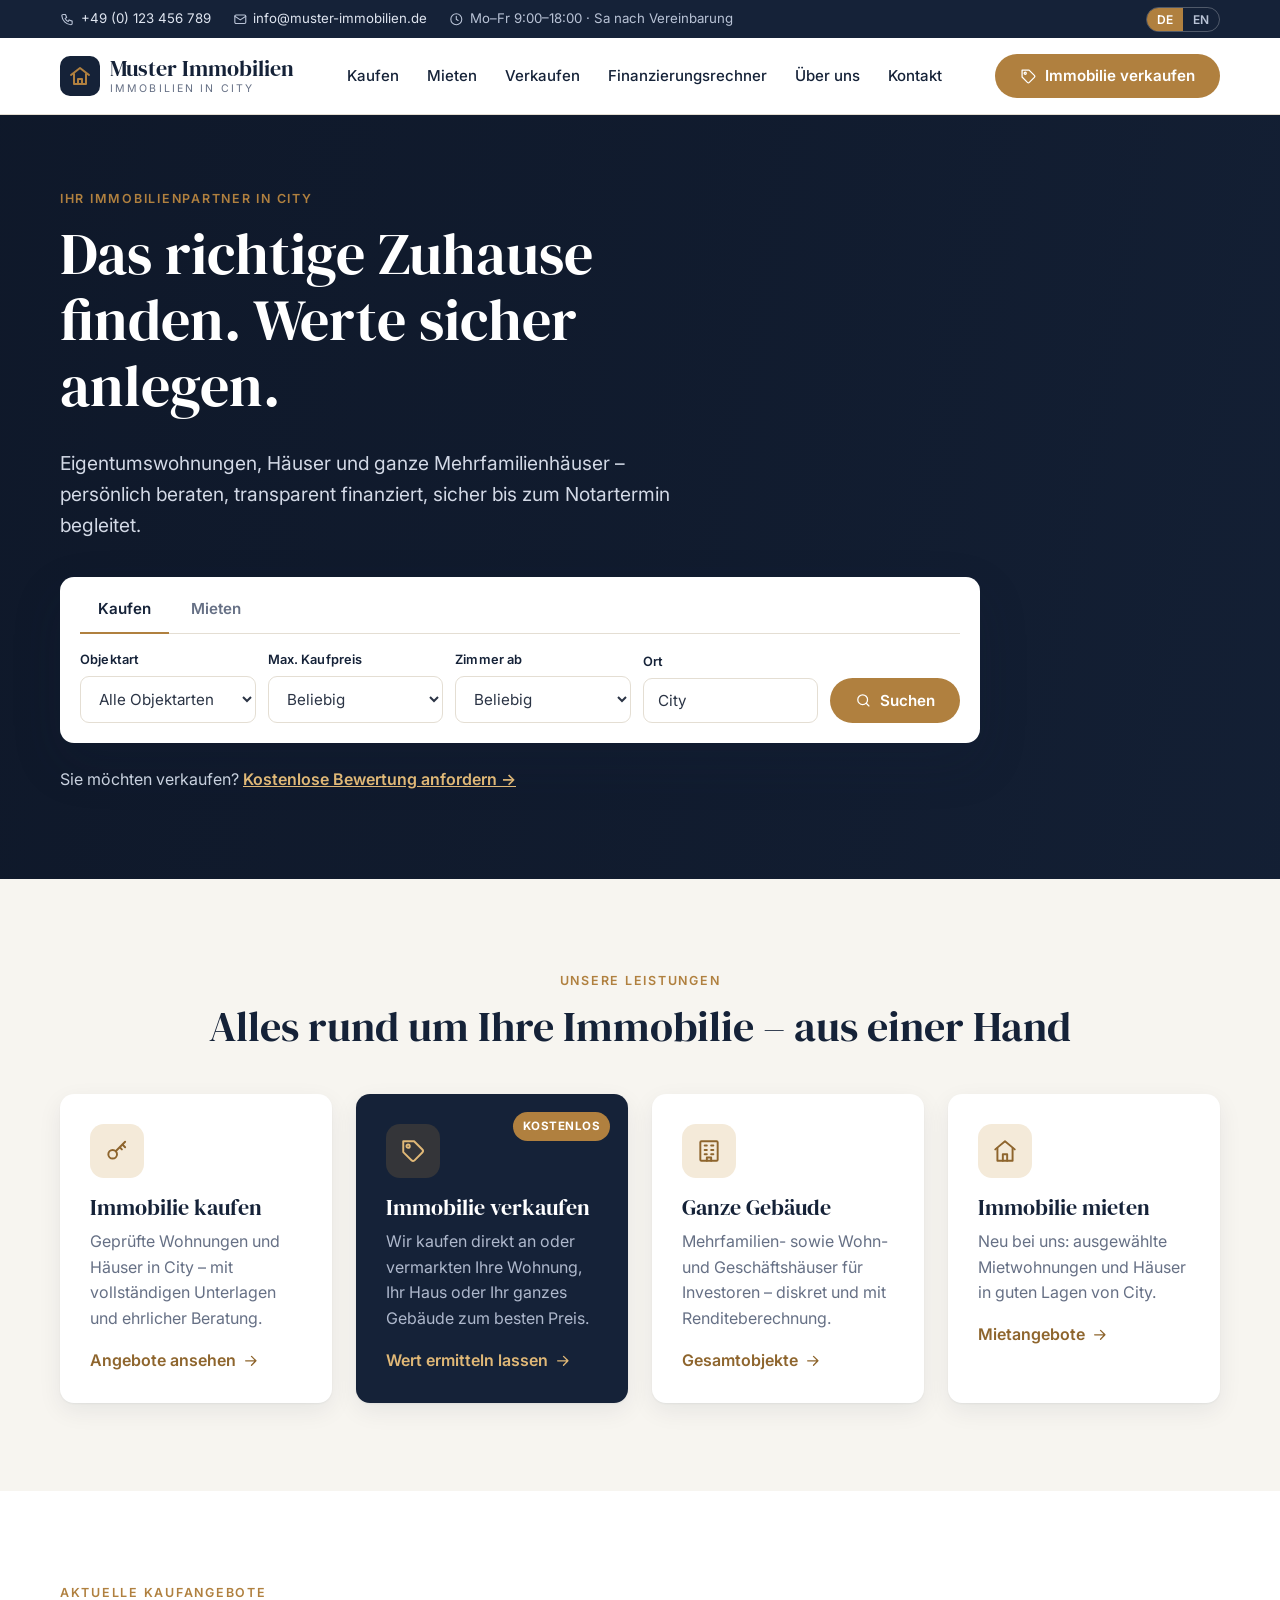
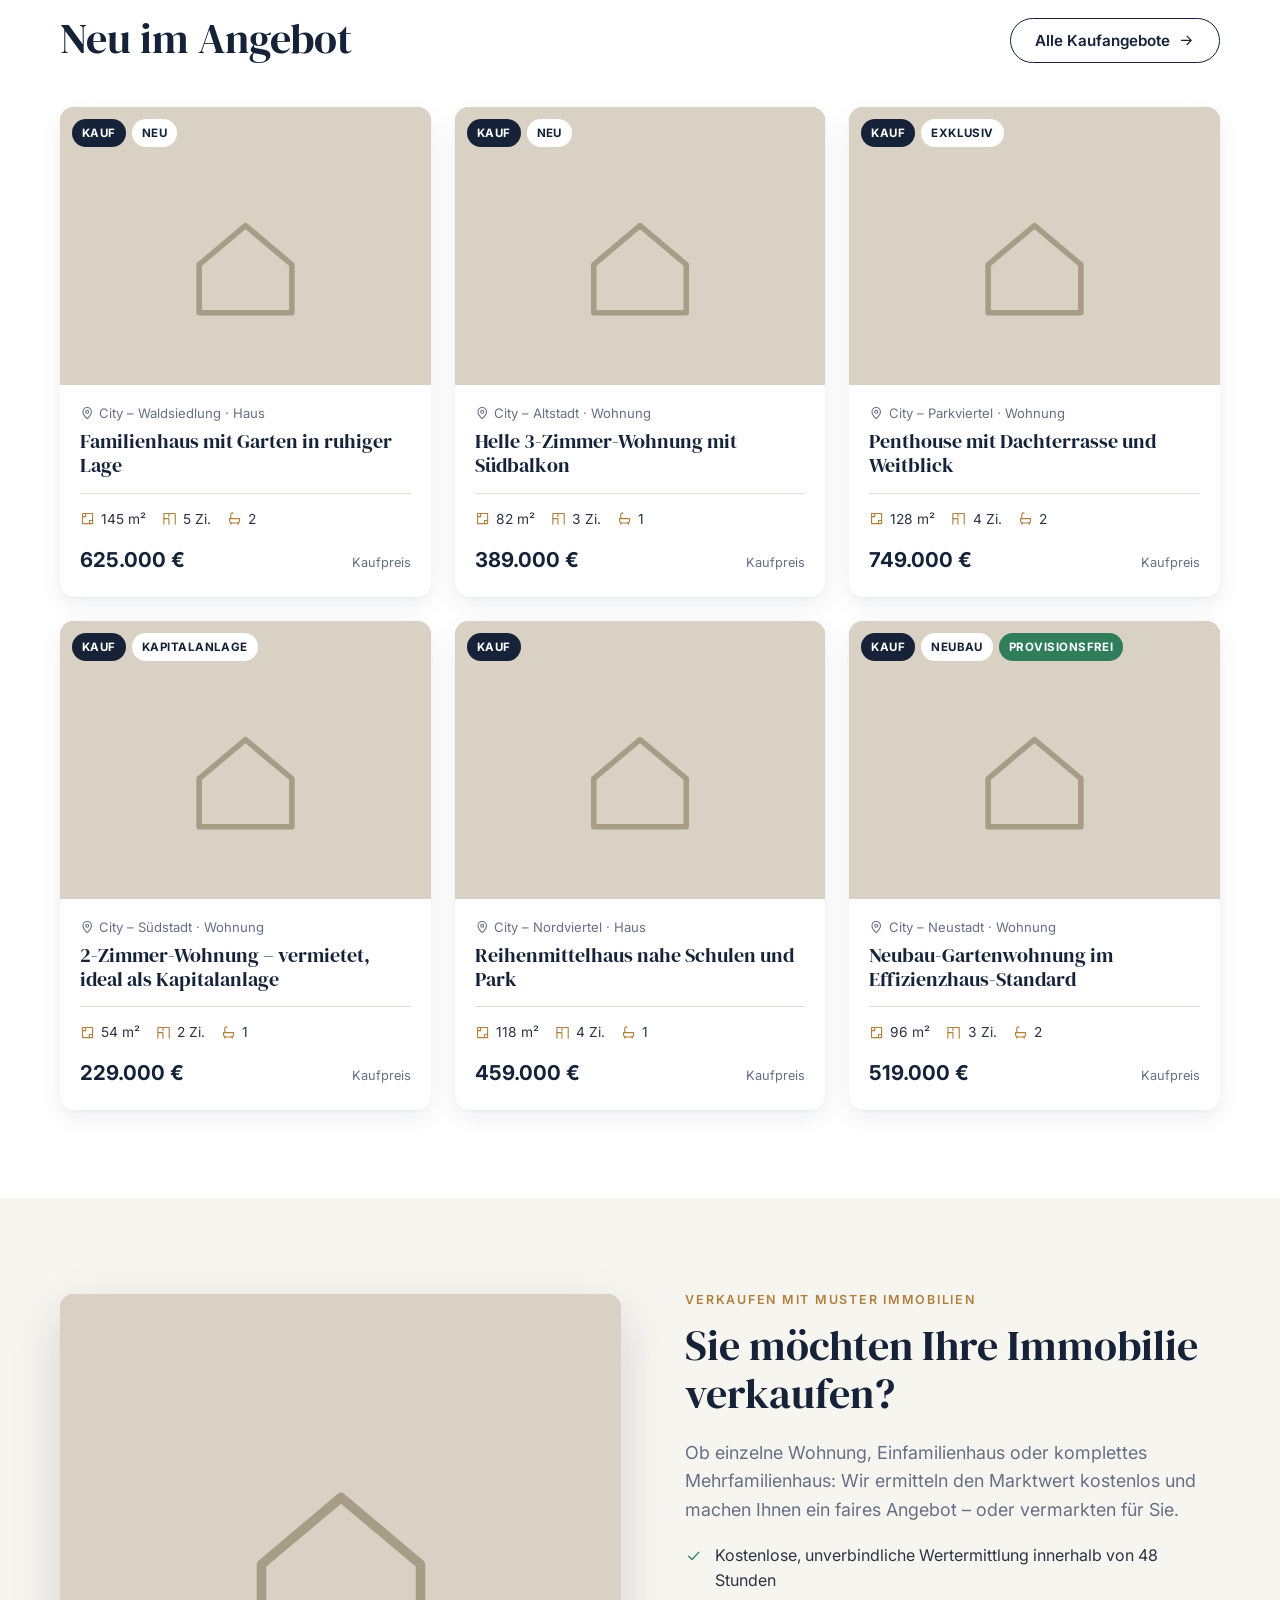
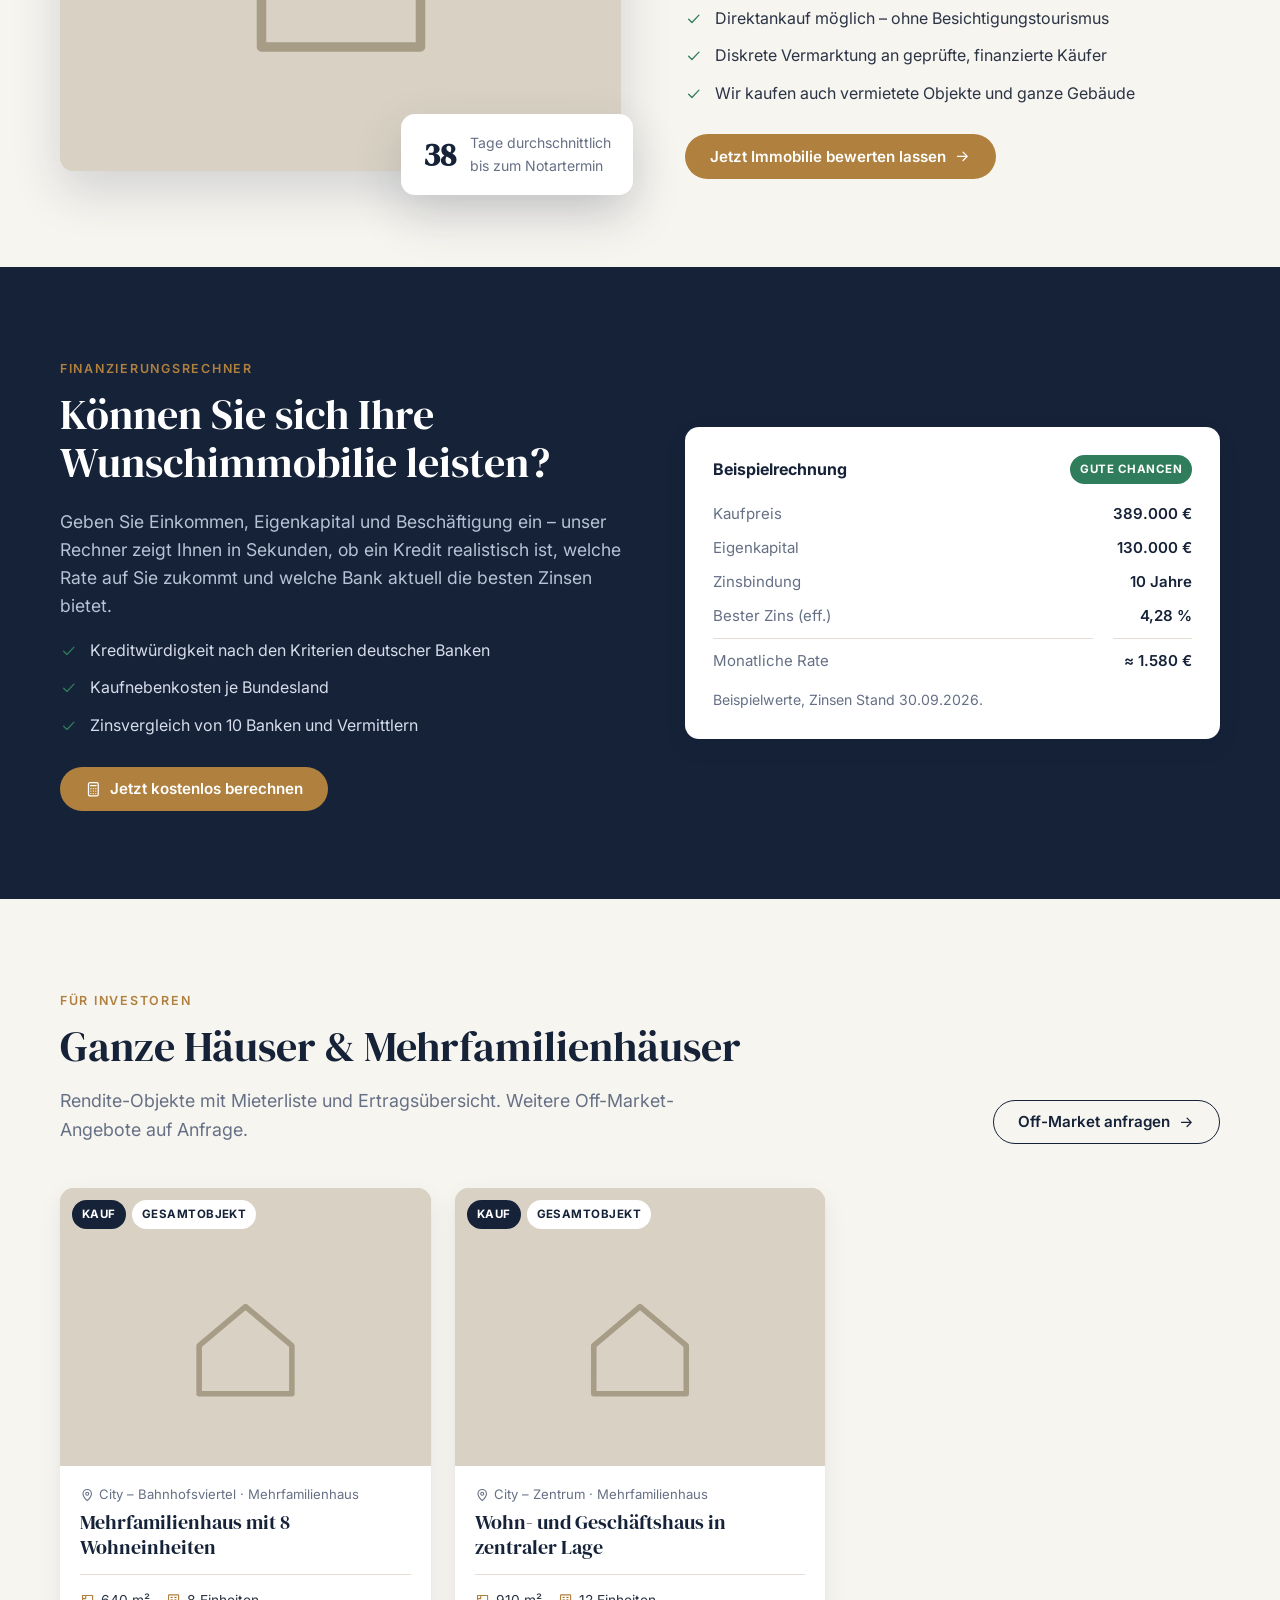
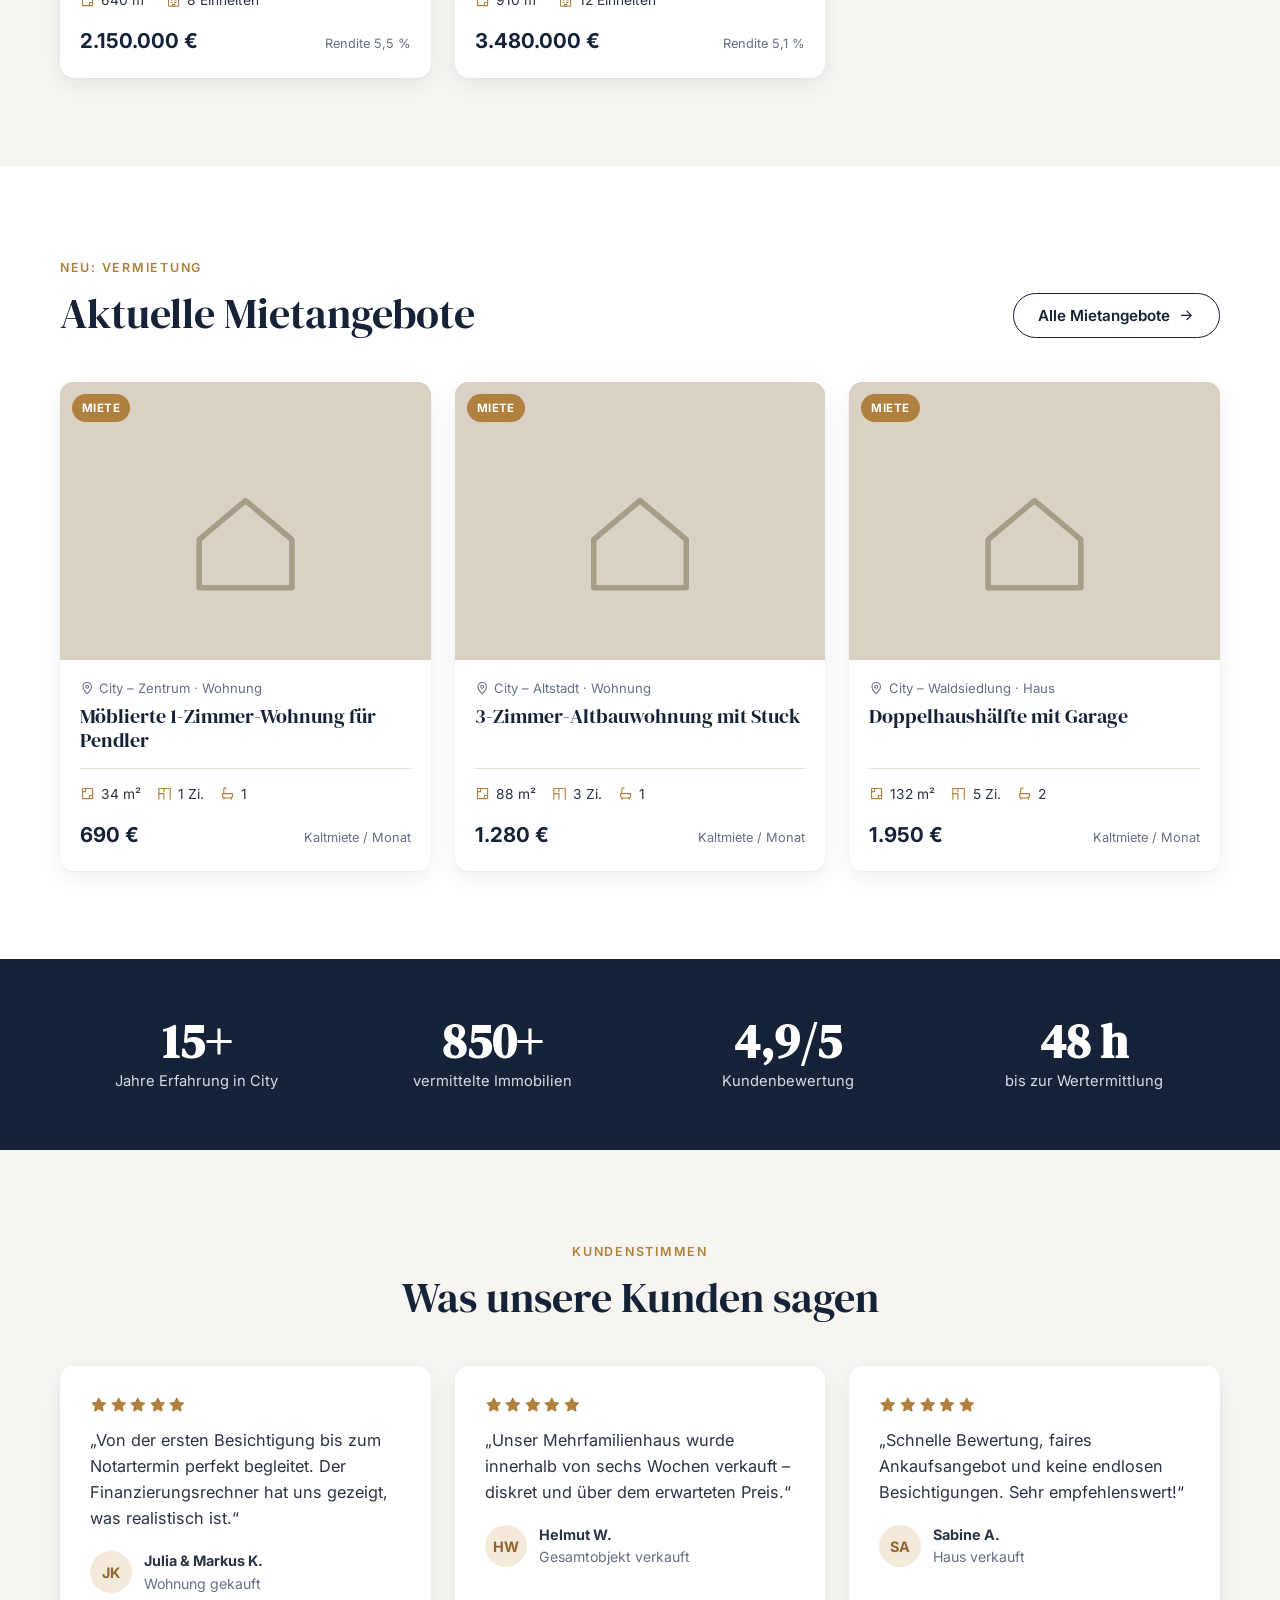
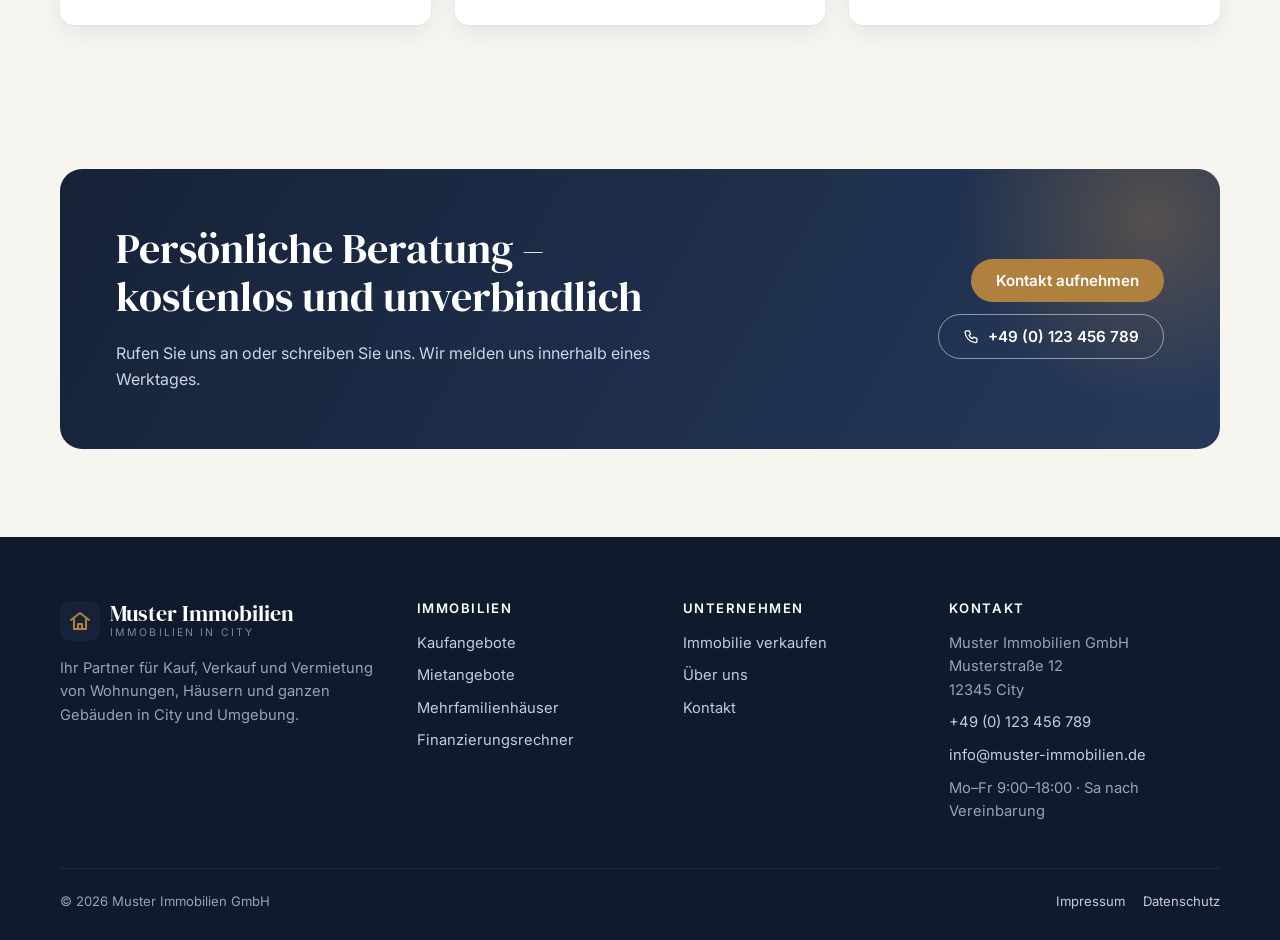
<file: index.html>
<!doctype html>
<html lang="de">
<head>
  <meta charset="utf-8">
  <meta name="viewport" content="width=device-width, initial-scale=1">
  <title>Muster Immobilien – Wohnungen & Häuser kaufen, mieten und verkaufen in City</title>
  <meta name="description" content="Ihr Immobilienmakler in City: Eigentumswohnungen, Häuser und Mehrfamilienhäuser kaufen, mieten oder verkaufen. Mit kostenlosem Finanzierungsrechner.">
  <link rel="preconnect" href="https://fonts.googleapis.com">
  <link rel="preconnect" href="https://fonts.gstatic.com" crossorigin>
  <link href="https://fonts.googleapis.com/css2?family=DM+Serif+Display&family=Inter:wght@400;500;600;700&display=swap" rel="stylesheet">
  <link rel="stylesheet" href="css/style.css">
  <link rel="icon" href="img/favicon.svg" type="image/svg+xml">
</head>
<body>
<div id="site-header"></div>

<main>
  <!-- HERO -->
  <section class="hero">
    <div class="hero-bg" style="background-image:url('https://images.unsplash.com/photo-1600596542815-ffad4c1539a9?auto=format&fit=crop&w=2000&q=75')"></div>
    <div class="container">
      <span class="eyebrow" data-i18n="home.eyebrow">Ihr Immobilienpartner in City</span>
      <h1 data-i18n="home.h1">Das richtige Zuhause finden. Werte sicher anlegen.</h1>
      <p class="lead" data-i18n="home.lead">Eigentumswohnungen, Häuser und ganze Mehrfamilienhäuser – persönlich beraten, transparent finanziert, sicher bis zum Notartermin begleitet.</p>

      <form class="search-card" id="home-search">
        <div class="tabs" role="tablist">
          <button type="button" class="tab active" data-deal="kauf" data-i18n="search.buy">Kaufen</button>
          <button type="button" class="tab" data-deal="miete" data-i18n="search.rent">Mieten</button>
        </div>
        <div class="search-grid">
          <div class="field">
            <label data-i18n="search.type">Objektart</label>
            <select name="type">
              <option value="" data-i18n="search.allTypes">Alle Objektarten</option>
              <option value="wohnung" data-i18n="search.apartment">Wohnung</option>
              <option value="haus" data-i18n="search.house">Haus</option>
              <option value="mfh" data-i18n="search.mfh">Mehrfamilienhaus / Gesamtobjekt</option>
            </select>
          </div>
          <div class="field">
            <label data-price-label data-i18n="search.maxPrice">Max. Kaufpreis</label>
            <select name="maxPrice"></select>
          </div>
          <div class="field">
            <label data-i18n="search.rooms">Zimmer ab</label>
            <select name="rooms">
              <option value="" data-i18n="search.any">Beliebig</option>
              <option value="1">1+</option><option value="2">2+</option><option value="3">3+</option><option value="4">4+</option><option value="5">5+</option>
            </select>
          </div>
          <div class="field">
            <label data-i18n="search.location">Ort</label>
            <input type="text" value="City" disabled>
          </div>
          <button class="btn btn-primary" type="submit"><i data-icon="search"></i> <span data-i18n="search.submit">Suchen</span></button>
        </div>
      </form>
      <p class="mt-3" style="color:#c9d1df">
        <span data-i18n="home.sellHint">Sie möchten verkaufen?</span>
        <a href="verkaufen.html" style="color:#e0b877;font-weight:600" data-i18n="home.sellHintLink">Kostenlose Bewertung anfordern →</a>
      </p>
    </div>
  </section>

  <!-- SERVICES -->
  <section class="section">
    <div class="container">
      <div class="section-head center">
        <span class="eyebrow" data-i18n="home.servicesEyebrow">Unsere Leistungen</span>
        <h2 data-i18n="home.servicesTitle">Alles rund um Ihre Immobilie – aus einer Hand</h2>
      </div>
      <div class="grid grid-4">
        <div class="card feature service-card reveal">
          <div class="f-icon"><i data-icon="key"></i></div>
          <h3 data-i18n="svc.buyT">Immobilie kaufen</h3>
          <p data-i18n="svc.buyP">Geprüfte Wohnungen und Häuser in City – mit vollständigen Unterlagen und ehrlicher Beratung.</p>
          <a class="link-arrow" href="immobilien.html?deal=kauf"><span data-i18n="svc.buyL">Angebote ansehen</span> <i data-icon="arrow"></i></a>
        </div>
        <div class="card feature service-card highlight reveal">
          <span class="badge badge-accent tag-small" data-i18n="svc.sellTag">Kostenlos</span>
          <div class="f-icon"><i data-icon="tag"></i></div>
          <h3 data-i18n="svc.sellT">Immobilie verkaufen</h3>
          <p data-i18n="svc.sellP">Wir kaufen direkt an oder vermarkten Ihre Wohnung, Ihr Haus oder Ihr ganzes Gebäude zum besten Preis.</p>
          <a class="link-arrow" href="verkaufen.html"><span data-i18n="svc.sellL">Wert ermitteln lassen</span> <i data-icon="arrow"></i></a>
        </div>
        <div class="card feature service-card reveal">
          <div class="f-icon"><i data-icon="building"></i></div>
          <h3 data-i18n="svc.mfhT">Ganze Gebäude</h3>
          <p data-i18n="svc.mfhP">Mehrfamilien- sowie Wohn- und Geschäftshäuser für Investoren – diskret und mit Renditeberechnung.</p>
          <a class="link-arrow" href="immobilien.html?deal=kauf&type=mfh"><span data-i18n="svc.mfhL">Gesamtobjekte</span> <i data-icon="arrow"></i></a>
        </div>
        <div class="card feature service-card reveal">
          <div class="f-icon"><i data-icon="home"></i></div>
          <h3 data-i18n="svc.rentT">Immobilie mieten</h3>
          <p data-i18n="svc.rentP">Neu bei uns: ausgewählte Mietwohnungen und Häuser in guten Lagen von City.</p>
          <a class="link-arrow" href="immobilien.html?deal=miete"><span data-i18n="svc.rentL">Mietangebote</span> <i data-icon="arrow"></i></a>
        </div>
      </div>
    </div>
  </section>

  <!-- FEATURED FOR SALE -->
  <section class="section section-alt">
    <div class="container">
      <div class="section-head flex wrap" style="justify-content:space-between;align-items:end;gap:20px">
        <div>
          <span class="eyebrow" data-i18n="home.featEyebrow">Aktuelle Kaufangebote</span>
          <h2 class="mb-0" data-i18n="home.featTitle">Neu im Angebot</h2>
        </div>
        <a class="btn btn-outline" href="immobilien.html?deal=kauf"><span data-i18n="home.featAll">Alle Kaufangebote</span> <i data-icon="arrow"></i></a>
      </div>
      <div class="grid grid-3" id="featured"></div>
    </div>
  </section>

  <!-- SELL -->
  <section class="section">
    <div class="container split">
      <div class="img-stack reveal">
        <img src="https://images.unsplash.com/photo-1580587771525-78b9dba3b914?auto=format&fit=crop&w=1200&q=75" alt="" loading="lazy">
        <div class="float-card">
          <strong>38</strong>
          <span class="small muted" data-i18n="sell.float">Tage durchschnittlich<br>bis zum Notartermin</span>
        </div>
      </div>
      <div class="reveal">
        <span class="eyebrow" data-i18n="sell.eyebrow">Verkaufen mit Muster Immobilien</span>
        <h2 data-i18n="sell.title">Sie möchten Ihre Immobilie verkaufen?</h2>
        <p class="lead" data-i18n="sell.lead">Ob einzelne Wohnung, Einfamilienhaus oder komplettes Mehrfamilienhaus: Wir ermitteln den Marktwert kostenlos und machen Ihnen ein faires Angebot – oder vermarkten für Sie.</p>
        <ul class="checklist">
          <li><i data-icon="check"></i><span data-i18n="sell.c1">Kostenlose, unverbindliche Wertermittlung innerhalb von 48 Stunden</span></li>
          <li><i data-icon="check"></i><span data-i18n="sell.c2">Direktankauf möglich – ohne Besichtigungstourismus</span></li>
          <li><i data-icon="check"></i><span data-i18n="sell.c3">Diskrete Vermarktung an geprüfte, finanzierte Käufer</span></li>
          <li><i data-icon="check"></i><span data-i18n="sell.c4">Wir kaufen auch vermietete Objekte und ganze Gebäude</span></li>
        </ul>
        <a class="btn btn-primary" href="verkaufen.html"><span data-i18n="sell.cta">Jetzt Immobilie bewerten lassen</span> <i data-icon="arrow"></i></a>
      </div>
    </div>
  </section>

  <!-- CALCULATOR TEASER -->
  <section class="section section-dark">
    <div class="container split reverse">
      <div class="card reveal" style="padding:28px;color:var(--text)">
        <div class="flex" style="justify-content:space-between;align-items:center;margin-bottom:18px">
          <strong style="color:var(--ink)" data-i18n="calcT.example">Beispielrechnung</strong>
          <span class="badge badge-ok" data-i18n="calcT.good">Gute Chancen</span>
        </div>
        <dl class="kv">
          <dt data-i18n="calcT.price">Kaufpreis</dt><dd>389.000 €</dd>
          <dt data-i18n="calcT.equity">Eigenkapital</dt><dd>130.000 €</dd>
          <dt data-i18n="calcT.term">Zinsbindung</dt><dd data-i18n="calcT.termV">10 Jahre</dd>
          <dt data-i18n="calcT.rate">Bester Zins (eff.)</dt><dd>4,28 %</dd>
          <dt class="total" data-i18n="calcT.monthly">Monatliche Rate</dt><dd class="total">≈ 1.580 €</dd>
        </dl>
        <p class="small muted mt-2 mb-0" data-i18n="calcT.note">Beispielwerte, Zinsen Stand 30.09.2026.</p>
      </div>
      <div class="reveal">
        <span class="eyebrow" data-i18n="calcT.eyebrow">Finanzierungsrechner</span>
        <h2 data-i18n="calcT.title">Können Sie sich Ihre Wunschimmobilie leisten?</h2>
        <p style="color:#b8c2d6;font-size:1.1rem" data-i18n="calcT.lead">Geben Sie Einkommen, Eigenkapital und Beschäftigung ein – unser Rechner zeigt Ihnen in Sekunden, ob ein Kredit realistisch ist, welche Rate auf Sie zukommt und welche Bank aktuell die besten Zinsen bietet.</p>
        <ul class="checklist" style="color:#d6dcea">
          <li><i data-icon="check"></i><span data-i18n="calcT.c1">Kreditwürdigkeit nach den Kriterien deutscher Banken</span></li>
          <li><i data-icon="check"></i><span data-i18n="calcT.c2">Kaufnebenkosten je Bundesland</span></li>
          <li><i data-icon="check"></i><span data-i18n="calcT.c3">Zinsvergleich von 10 Banken und Vermittlern</span></li>
        </ul>
        <a class="btn btn-primary" href="finanzierung.html"><i data-icon="calc"></i> <span data-i18n="calcT.cta">Jetzt kostenlos berechnen</span></a>
      </div>
    </div>
  </section>

  <!-- WHOLE BUILDINGS -->
  <section class="section">
    <div class="container">
      <div class="section-head flex wrap" style="justify-content:space-between;align-items:end;gap:20px">
        <div>
          <span class="eyebrow" data-i18n="mfh.eyebrow">Für Investoren</span>
          <h2 class="mb-0" data-i18n="mfh.title">Ganze Häuser & Mehrfamilienhäuser</h2>
          <p class="lead mt-2 mb-0" data-i18n="mfh.lead">Rendite-Objekte mit Mieterliste und Ertragsübersicht. Weitere Off-Market-Angebote auf Anfrage.</p>
        </div>
        <a class="btn btn-outline" href="kontakt.html"><span data-i18n="mfh.cta">Off-Market anfragen</span> <i data-icon="arrow"></i></a>
      </div>
      <div class="grid grid-3" id="featured-mfh"></div>
    </div>
  </section>

  <!-- RENT -->
  <section class="section section-alt">
    <div class="container">
      <div class="section-head flex wrap" style="justify-content:space-between;align-items:end;gap:20px">
        <div>
          <span class="eyebrow" data-i18n="rent.eyebrow">Neu: Vermietung</span>
          <h2 class="mb-0" data-i18n="rent.title">Aktuelle Mietangebote</h2>
        </div>
        <a class="btn btn-outline" href="immobilien.html?deal=miete"><span data-i18n="rent.all">Alle Mietangebote</span> <i data-icon="arrow"></i></a>
      </div>
      <div class="grid grid-3" id="featured-rent"></div>
    </div>
  </section>

  <!-- STATS -->
  <section class="section-sm section-dark">
    <div class="container stats">
      <div class="stat"><strong>15+</strong><span data-i18n="stats.years">Jahre Erfahrung in City</span></div>
      <div class="stat"><strong>850+</strong><span data-i18n="stats.sold">vermittelte Immobilien</span></div>
      <div class="stat"><strong>4,9/5</strong><span data-i18n="stats.rating">Kundenbewertung</span></div>
      <div class="stat"><strong>48 h</strong><span data-i18n="stats.valuation">bis zur Wertermittlung</span></div>
    </div>
  </section>

  <!-- TESTIMONIALS -->
  <section class="section">
    <div class="container">
      <div class="section-head center">
        <span class="eyebrow" data-i18n="test.eyebrow">Kundenstimmen</span>
        <h2 data-i18n="test.title">Was unsere Kunden sagen</h2>
      </div>
      <div class="grid grid-3">
        <div class="card quote reveal">
          <div class="stars"><i data-icon="star"></i><i data-icon="star"></i><i data-icon="star"></i><i data-icon="star"></i><i data-icon="star"></i></div>
          <p data-i18n="test.q1">„Von der ersten Besichtigung bis zum Notartermin perfekt begleitet. Der Finanzierungsrechner hat uns gezeigt, was realistisch ist.“</p>
          <div class="who"><span class="avatar">JK</span><div><strong>Julia & Markus K.</strong><div class="muted small" data-i18n="test.w1">Wohnung gekauft</div></div></div>
        </div>
        <div class="card quote reveal">
          <div class="stars"><i data-icon="star"></i><i data-icon="star"></i><i data-icon="star"></i><i data-icon="star"></i><i data-icon="star"></i></div>
          <p data-i18n="test.q2">„Unser Mehrfamilienhaus wurde innerhalb von sechs Wochen verkauft – diskret und über dem erwarteten Preis.“</p>
          <div class="who"><span class="avatar">HW</span><div><strong>Helmut W.</strong><div class="muted small" data-i18n="test.w2">Gesamtobjekt verkauft</div></div></div>
        </div>
        <div class="card quote reveal">
          <div class="stars"><i data-icon="star"></i><i data-icon="star"></i><i data-icon="star"></i><i data-icon="star"></i><i data-icon="star"></i></div>
          <p data-i18n="test.q3">„Schnelle Bewertung, faires Ankaufsangebot und keine endlosen Besichtigungen. Sehr empfehlenswert!“</p>
          <div class="who"><span class="avatar">SA</span><div><strong>Sabine A.</strong><div class="muted small" data-i18n="test.w3">Haus verkauft</div></div></div>
        </div>
      </div>
    </div>
  </section>

  <!-- CTA -->
  <section class="section-sm" style="padding-bottom:88px">
    <div class="container">
      <div class="cta-banner">
        <div style="position:relative;z-index:1">
          <h2 data-i18n="cta.title">Persönliche Beratung – kostenlos und unverbindlich</h2>
          <p class="mb-0" data-i18n="cta.text">Rufen Sie uns an oder schreiben Sie uns. Wir melden uns innerhalb eines Werktages.</p>
        </div>
        <div class="actions">
          <a class="btn btn-primary" href="kontakt.html"><span data-i18n="cta.contact">Kontakt aufnehmen</span></a>
          <a class="btn btn-ghost-light" data-site-href="phone" href="#"><i data-icon="phone"></i> <span data-site="phone"></span></a>
        </div>
      </div>
    </div>
  </section>
</main>

<div id="site-footer"></div>
<script src="js/config.js"></script>
<script src="js/i18n.js"></script>
<script src="js/properties.js"></script>
<script src="js/banks.js"></script>
<script src="js/layout.js"></script>
<script src="js/main.js"></script>
</body>
</html>
</file>
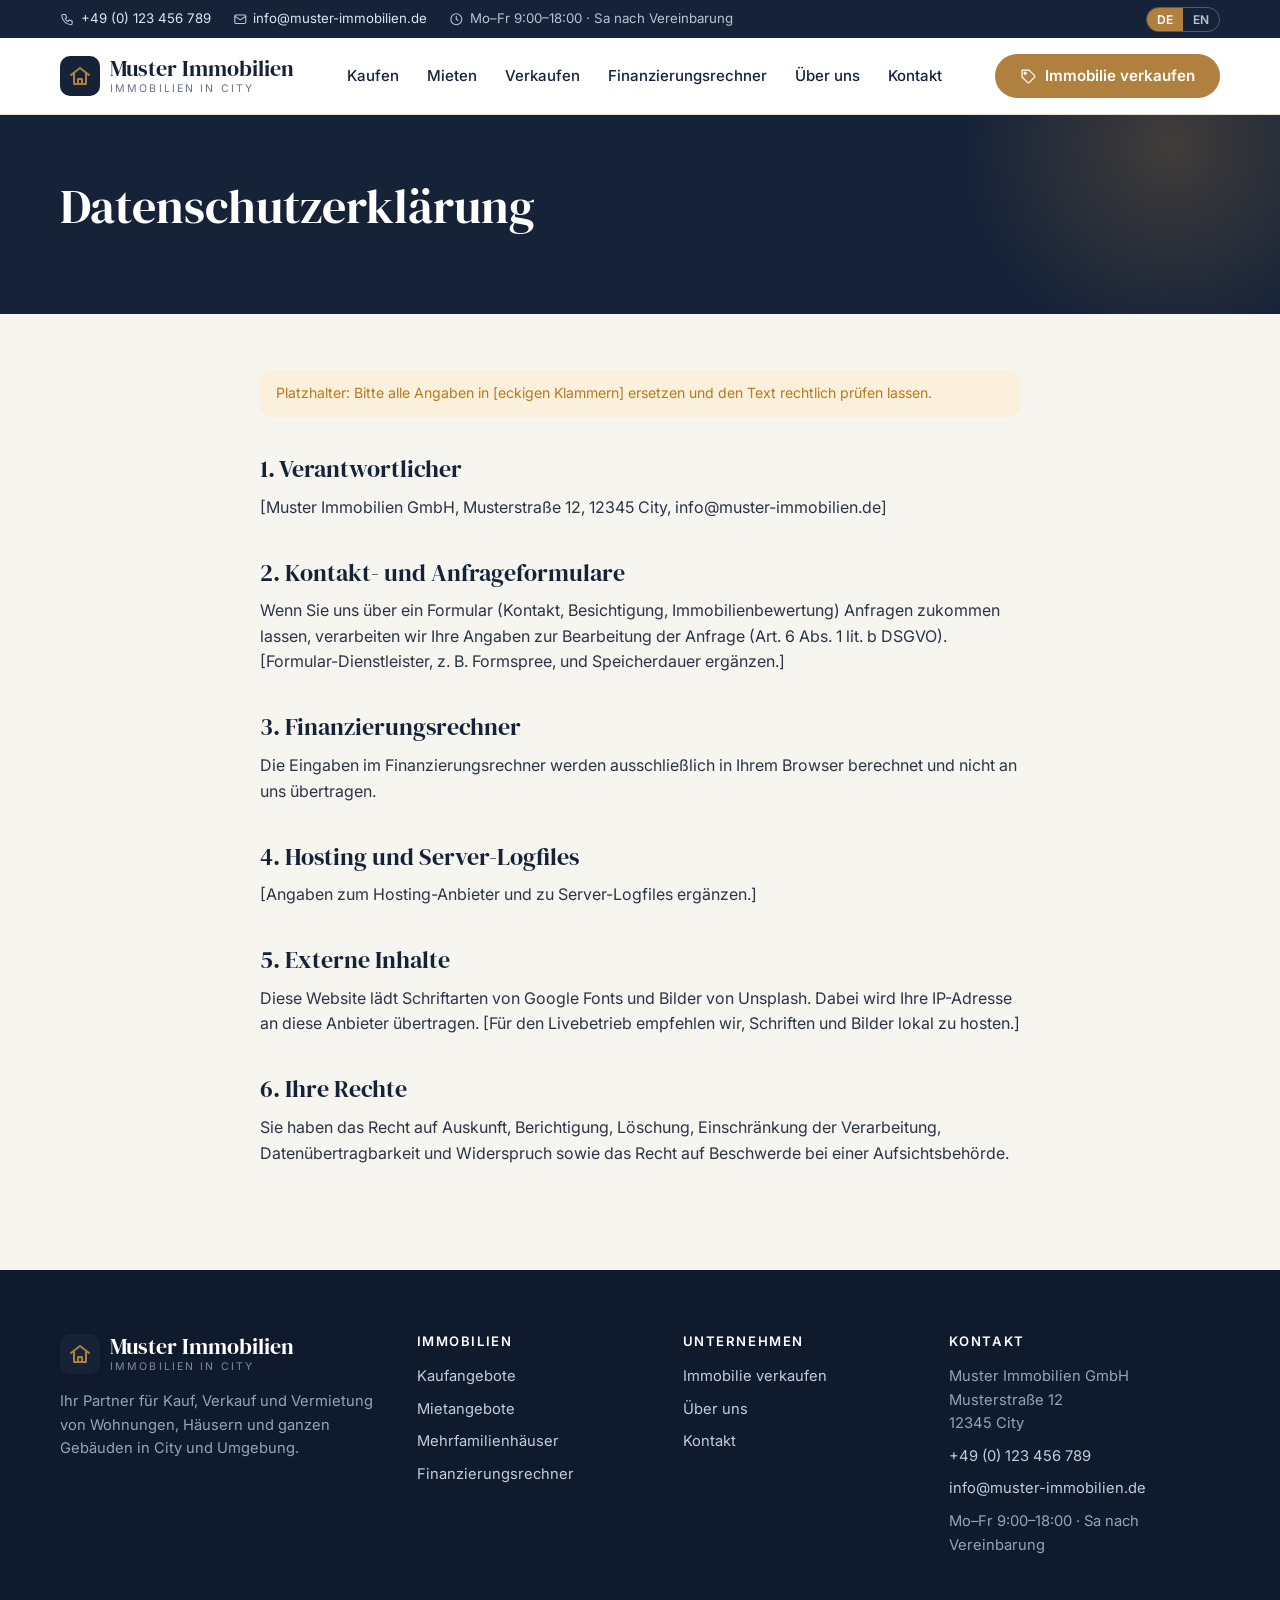
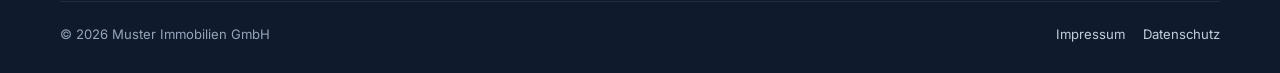
<file: datenschutz.html>
<!doctype html>
<html lang="de">
<head>
  <meta charset="utf-8">
  <meta name="viewport" content="width=device-width, initial-scale=1">
  <title>Datenschutzerklärung – Muster Immobilien</title>
  <meta name="robots" content="noindex">
  <link rel="preconnect" href="https://fonts.googleapis.com">
  <link rel="preconnect" href="https://fonts.gstatic.com" crossorigin>
  <link href="https://fonts.googleapis.com/css2?family=DM+Serif+Display&family=Inter:wght@400;500;600;700&display=swap" rel="stylesheet">
  <link rel="stylesheet" href="css/style.css">
  <link rel="icon" href="img/favicon.svg" type="image/svg+xml">
</head>
<body>
<div id="site-header"></div>
<main>
  <section class="page-hero"><div class="container"><h1>Datenschutzerklärung</h1></div></section>
  <section class="section-sm" style="padding-bottom:88px">
    <div class="container legal">
      <div class="placeholder-note">Platzhalter: Bitte alle Angaben in [eckigen Klammern] ersetzen und den Text rechtlich prüfen lassen.</div>
      <h2>1. Verantwortlicher</h2>
      <p>[Muster Immobilien GmbH, Musterstraße 12, 12345 City, info@muster-immobilien.de]</p>
      <h2>2. Kontakt- und Anfrageformulare</h2>
      <p>Wenn Sie uns über ein Formular (Kontakt, Besichtigung, Immobilienbewertung) Anfragen zukommen lassen, verarbeiten wir Ihre Angaben zur Bearbeitung der Anfrage (Art. 6 Abs. 1 lit. b DSGVO). [Formular-Dienstleister, z. B. Formspree, und Speicherdauer ergänzen.]</p>
      <h2>3. Finanzierungsrechner</h2>
      <p>Die Eingaben im Finanzierungsrechner werden ausschließlich in Ihrem Browser berechnet und nicht an uns übertragen.</p>
      <h2>4. Hosting und Server-Logfiles</h2>
      <p>[Angaben zum Hosting-Anbieter und zu Server-Logfiles ergänzen.]</p>
      <h2>5. Externe Inhalte</h2>
      <p>Diese Website lädt Schriftarten von Google Fonts und Bilder von Unsplash. Dabei wird Ihre IP-Adresse an diese Anbieter übertragen. [Für den Livebetrieb empfehlen wir, Schriften und Bilder lokal zu hosten.]</p>
      <h2>6. Ihre Rechte</h2>
      <p>Sie haben das Recht auf Auskunft, Berichtigung, Löschung, Einschränkung der Verarbeitung, Datenübertragbarkeit und Widerspruch sowie das Recht auf Beschwerde bei einer Aufsichtsbehörde.</p>
    </div>
  </section>
</main>
<div id="site-footer"></div>
<script src="js/config.js"></script>
<script src="js/i18n.js"></script>
<script src="js/layout.js"></script>
</body>
</html>
</file>
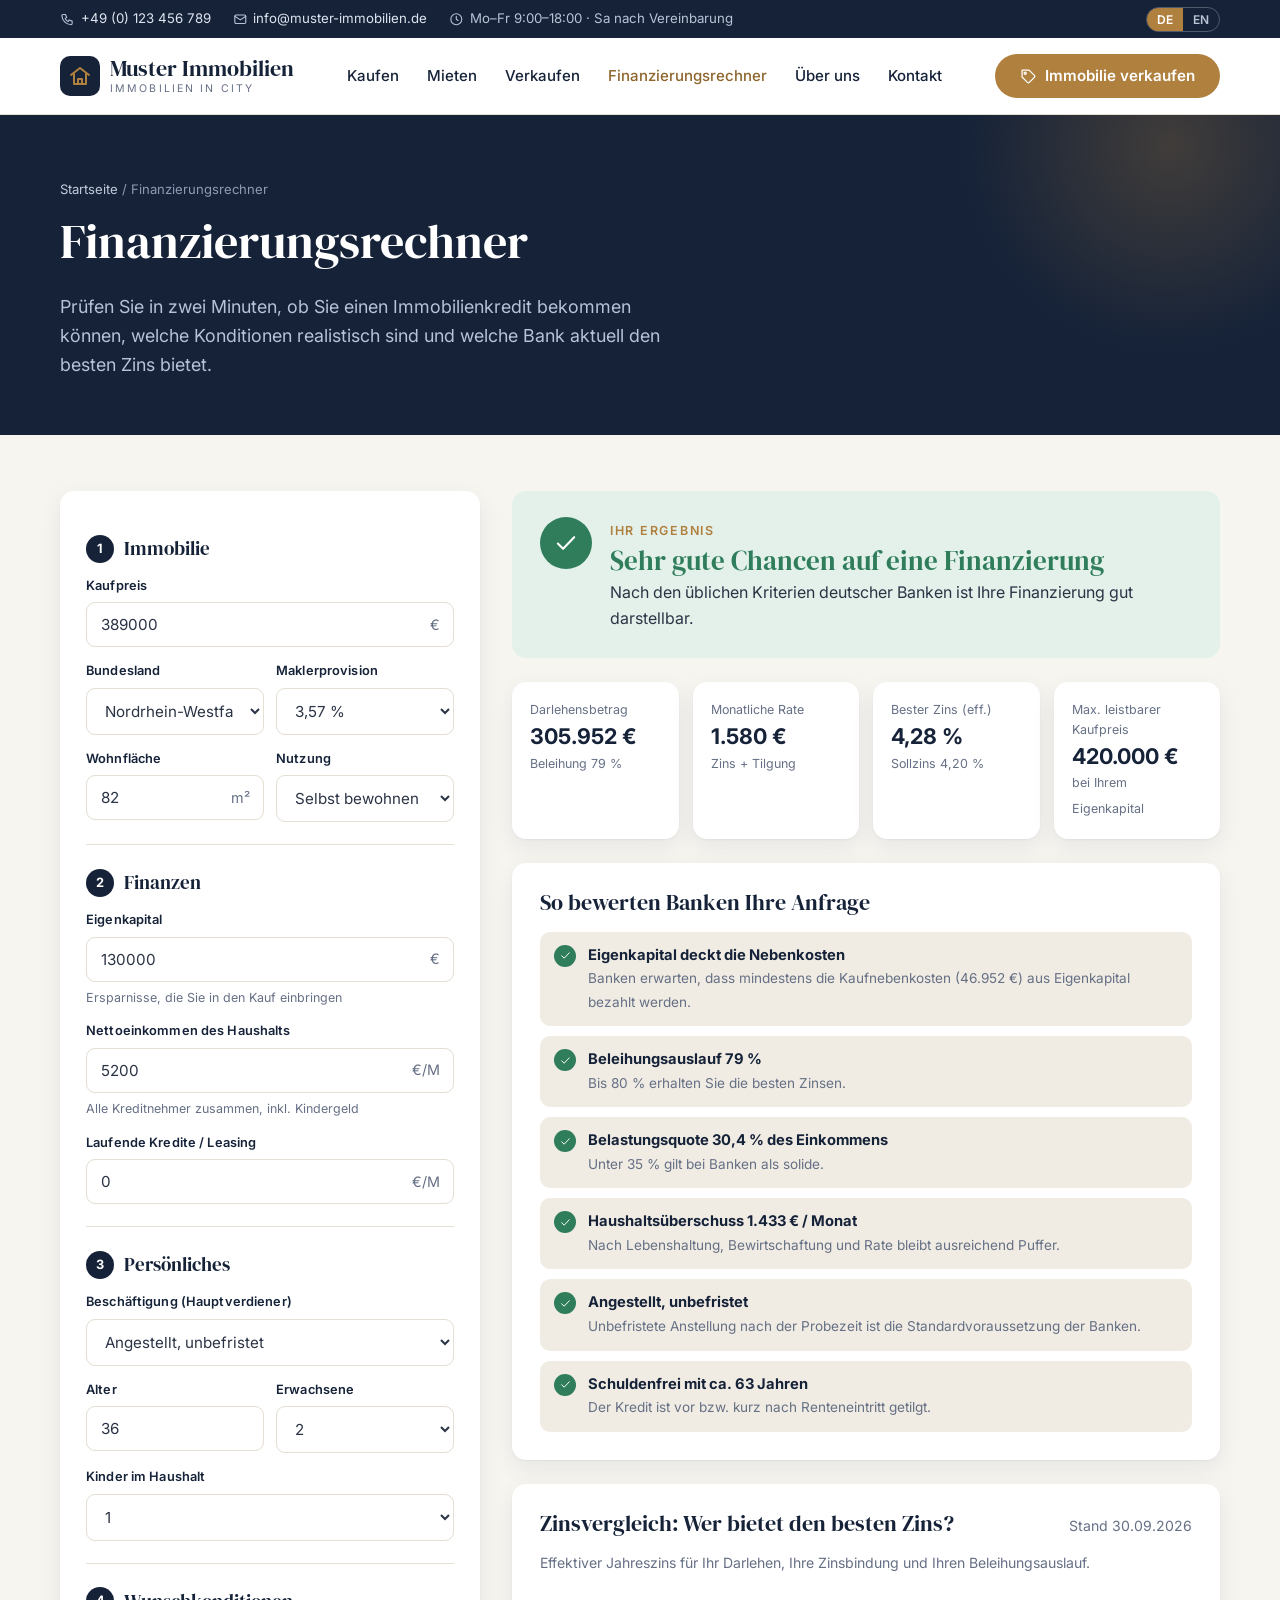
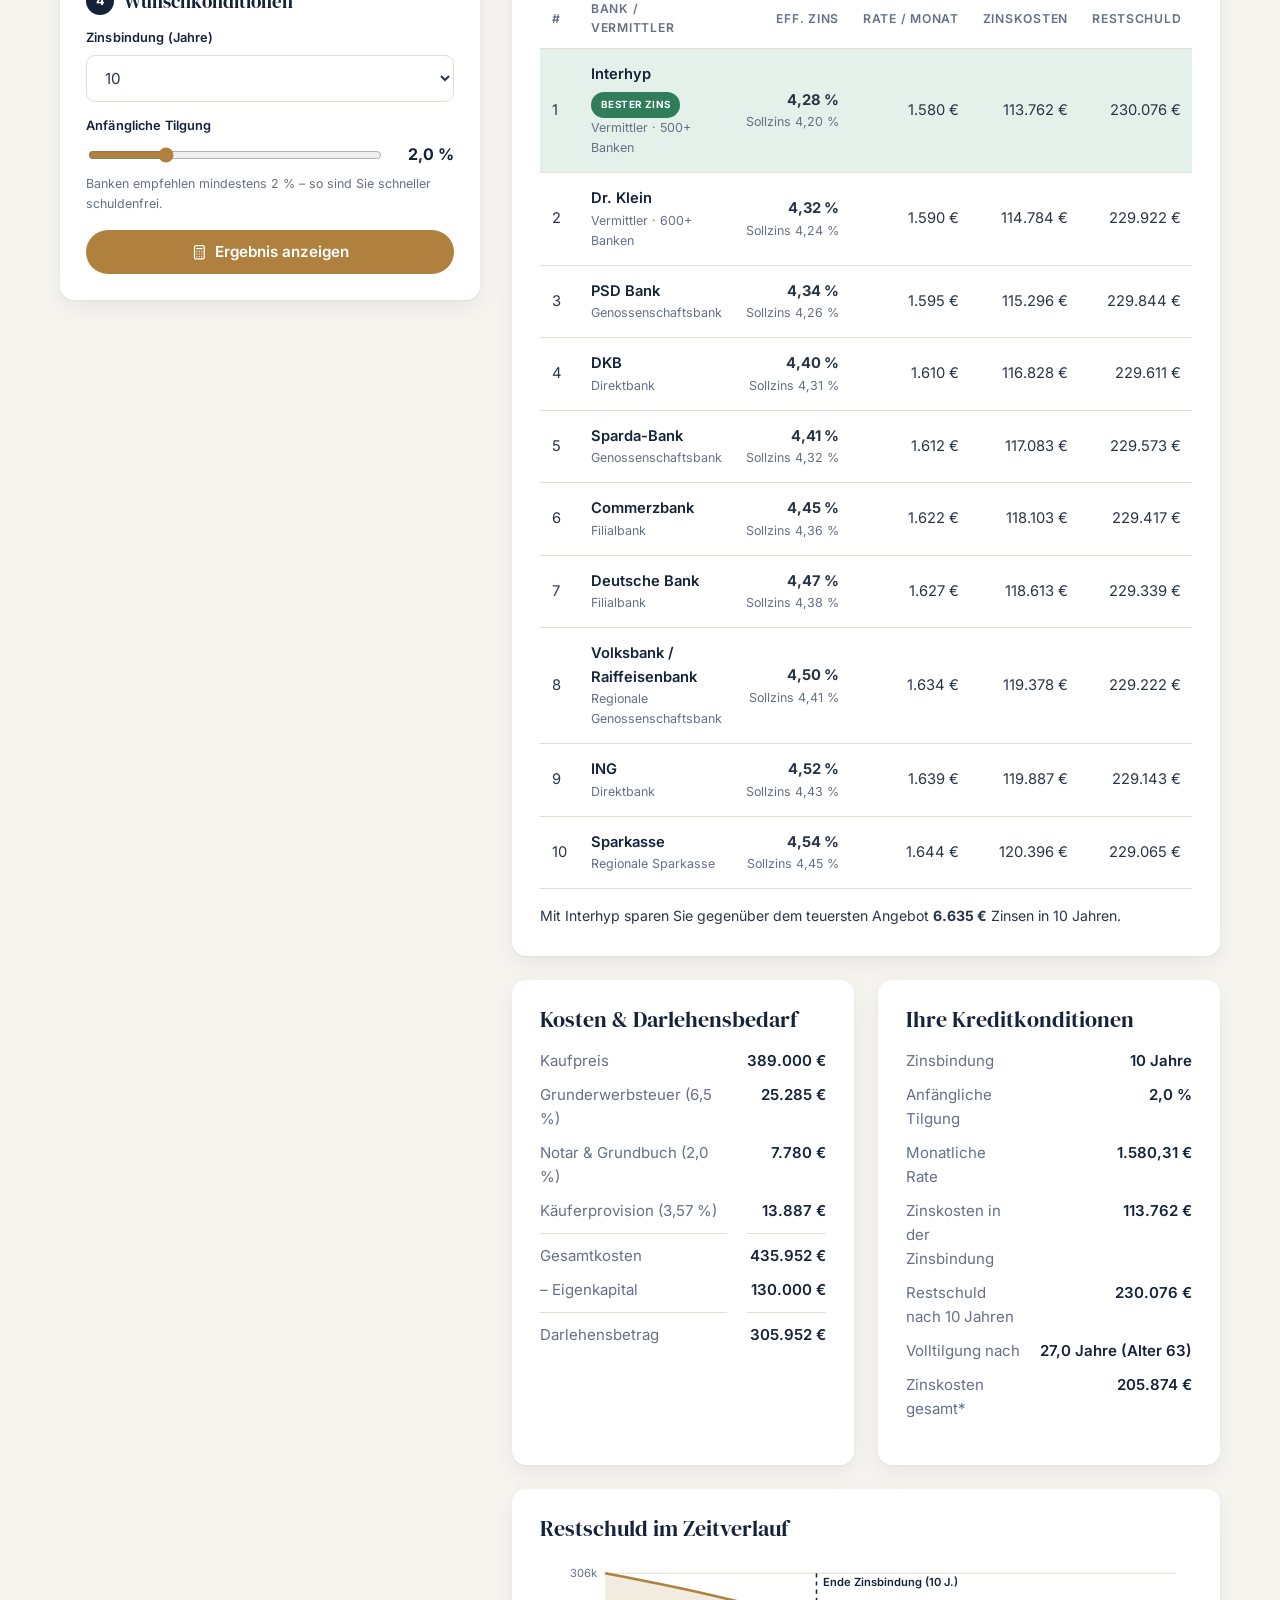
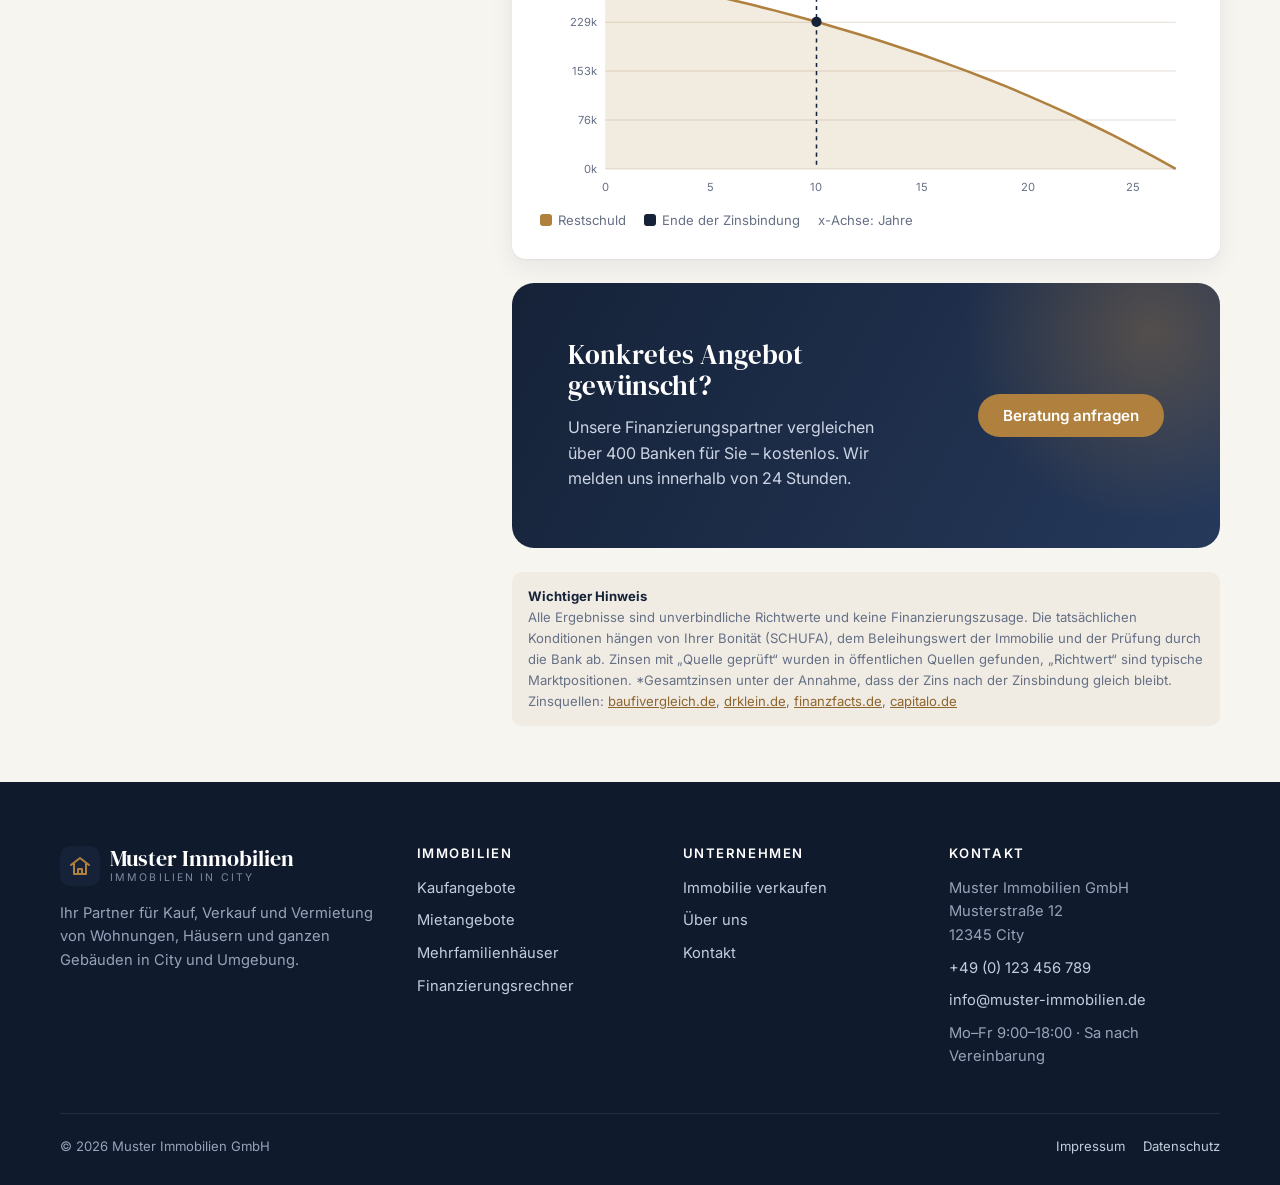
<file: finanzierung.html>
<!doctype html>
<html lang="de">
<head>
  <meta charset="utf-8">
  <meta name="viewport" content="width=device-width, initial-scale=1">
  <title>Finanzierungsrechner – Kann ich mir die Immobilie leisten? | Muster Immobilien</title>
  <meta name="description" content="Kostenloser Baufinanzierungsrechner: Kreditwürdigkeit prüfen, monatliche Rate berechnen und aktuelle Bauzinsen deutscher Banken vergleichen.">
  <link rel="preconnect" href="https://fonts.googleapis.com">
  <link rel="preconnect" href="https://fonts.gstatic.com" crossorigin>
  <link href="https://fonts.googleapis.com/css2?family=DM+Serif+Display&family=Inter:wght@400;500;600;700&display=swap" rel="stylesheet">
  <link rel="stylesheet" href="css/style.css">
  <link rel="icon" href="img/favicon.svg" type="image/svg+xml">
</head>
<body>
<div id="site-header"></div>

<main>
  <section class="page-hero">
    <div class="container">
      <div class="breadcrumb"><a href="index.html" data-i18n="bc.home">Startseite</a> / <span data-i18n="nav.calcShort">Finanzierungsrechner</span></div>
      <h1 data-i18n="calc.h1">Finanzierungsrechner</h1>
      <p class="lead mb-0" data-i18n="calc.lead">Prüfen Sie in zwei Minuten, ob Sie einen Immobilienkredit bekommen können, welche Konditionen realistisch sind und welche Bank aktuell den besten Zins bietet.</p>
    </div>
  </section>

  <section class="section-sm">
    <div class="container calc-layout">
      <!-- INPUTS -->
      <form class="card calc-form" id="calc-form" novalidate>
        <div class="small muted" id="calc-prop"></div>
        <fieldset>
          <legend><span class="num">1</span><span data-i18n="calc.s1">Immobilie</span></legend>
          <div class="field">
            <label for="c-price" data-i18n="calc.price">Kaufpreis</label>
            <div class="input-suffix"><input id="c-price" type="number" min="0" step="1000" value="389000" inputmode="numeric"><span>€</span></div>
          </div>
          <div class="two">
            <div class="field">
              <label for="c-state" data-i18n="calc.state">Bundesland</label>
              <select id="c-state"></select>
            </div>
            <div class="field">
              <label for="c-commission" data-i18n="calc.commission">Maklerprovision</label>
              <select id="c-commission">
                <option value="3.57">3,57 %</option>
                <option value="2.38">2,38 %</option>
                <option value="0" data-i18n="calc.noCommission">provisionsfrei</option>
              </select>
            </div>
          </div>
          <div class="two">
            <div class="field">
              <label for="c-area" data-i18n="calc.area">Wohnfläche</label>
              <div class="input-suffix"><input id="c-area" type="number" min="10" value="82"><span>m²</span></div>
            </div>
            <div class="field">
              <label for="c-use" data-i18n="calc.use">Nutzung</label>
              <select id="c-use">
                <option value="eigen" data-i18n="calc.useOwn">Selbst bewohnen</option>
                <option value="kapital" data-i18n="calc.useInvest">Kapitalanlage</option>
              </select>
            </div>
          </div>
          <div class="two only-kapital hidden">
            <div class="field">
              <label for="c-rent" data-i18n="calc.rent">Mieteinnahme (kalt)</label>
              <div class="input-suffix"><input id="c-rent" type="number" min="0" value="0"><span>€/M</span></div>
            </div>
            <div class="field">
              <label for="c-own" data-i18n="calc.ownRent">Eigene Warmmiete</label>
              <div class="input-suffix"><input id="c-own" type="number" min="0" value="900"><span>€/M</span></div>
            </div>
          </div>
        </fieldset>
        <hr>
        <fieldset>
          <legend><span class="num">2</span><span data-i18n="calc.s2">Finanzen</span></legend>
          <div class="field">
            <label for="c-equity" data-i18n="calc.equity">Eigenkapital</label>
            <div class="input-suffix"><input id="c-equity" type="number" min="0" step="1000" value="130000"><span>€</span></div>
            <span class="hint" data-i18n="calc.equityHint">Ersparnisse, die Sie in den Kauf einbringen</span>
          </div>
          <div class="field">
            <label for="c-income" data-i18n="calc.income">Nettoeinkommen des Haushalts</label>
            <div class="input-suffix"><input id="c-income" type="number" min="0" step="100" value="5200"><span>€/M</span></div>
            <span class="hint" data-i18n="calc.incomeHint">Alle Kreditnehmer zusammen, inkl. Kindergeld</span>
          </div>
          <div class="field">
            <label for="c-oblig" data-i18n="calc.oblig">Laufende Kredite / Leasing</label>
            <div class="input-suffix"><input id="c-oblig" type="number" min="0" step="50" value="0"><span>€/M</span></div>
          </div>
        </fieldset>
        <hr>
        <fieldset>
          <legend><span class="num">3</span><span data-i18n="calc.s3">Persönliches</span></legend>
          <div class="field">
            <label for="c-job" data-i18n="calc.job">Beschäftigung (Hauptverdiener)</label>
            <select id="c-job">
              <option value="angestellt" data-i18n="job.angestellt">Angestellt, unbefristet</option>
              <option value="beamter" data-i18n="job.beamter">Beamter / Beamtin</option>
              <option value="selbst3" data-i18n="job.selbst3">Selbständig, 3+ Jahre</option>
              <option value="selbst0" data-i18n="job.selbst0">Selbständig, unter 3 Jahre</option>
              <option value="befristet" data-i18n="job.befristet">Angestellt, befristet</option>
              <option value="probezeit" data-i18n="job.probezeit">In der Probezeit</option>
              <option value="rentner" data-i18n="job.rentner">Rentner / Pensionär</option>
            </select>
          </div>
          <div class="two">
            <div class="field">
              <label for="c-age" data-i18n="calc.age">Alter</label>
              <input id="c-age" type="number" min="18" max="90" value="36">
            </div>
            <div class="field">
              <label for="c-adults" data-i18n="calc.adults">Erwachsene</label>
              <select id="c-adults"><option value="1">1</option><option value="2" selected>2</option></select>
            </div>
          </div>
          <div class="field">
            <label for="c-children" data-i18n="calc.children">Kinder im Haushalt</label>
            <select id="c-children"><option>0</option><option selected>1</option><option>2</option><option>3</option><option>4</option><option>5</option></select>
          </div>
        </fieldset>
        <hr>
        <fieldset>
          <legend><span class="num">4</span><span data-i18n="calc.s4">Wunschkonditionen</span></legend>
          <div class="field">
            <label for="c-term" data-i18n="calc.term">Zinsbindung (Jahre)</label>
            <select id="c-term">
              <option value="5">5</option><option value="10" selected>10</option><option value="15">15</option><option value="20">20</option><option value="25">25</option><option value="30">30</option>
            </select>
          </div>
          <div class="field">
            <label for="c-repay" data-i18n="calc.repay">Anfängliche Tilgung</label>
            <div class="range-row"><input id="c-repay" type="range" min="1" max="5" step="0.25" value="2"><output id="c-repay-out">2 %</output></div>
            <span class="hint" data-i18n="calc.repayHint">Banken empfehlen mindestens 2 % – so sind Sie schneller schuldenfrei.</span>
          </div>
        </fieldset>
        <button class="btn btn-primary btn-block" type="submit"><i data-icon="calc"></i> <span data-i18n="calc.submit">Ergebnis anzeigen</span></button>
      </form>

      <!-- RESULTS -->
      <div>
        <div id="calc-empty" class="card empty-state hidden">
          <h3 data-i18n="calc.emptyT">Bitte Kaufpreis und Einkommen eingeben</h3>
          <p class="muted mb-0" data-i18n="calc.emptyP">Das Ergebnis erscheint sofort.</p>
        </div>
        <div id="calc-results">
          <div id="verdict" class="verdict"></div>
          <div class="kpis" id="kpis"></div>

          <div class="card detail-block">
            <h3 data-i18n="calc.checksT">So bewerten Banken Ihre Anfrage</h3>
            <div class="checks" id="checks"></div>
          </div>

          <div class="card detail-block">
            <div class="flex wrap" style="justify-content:space-between;align-items:baseline;gap:10px">
              <h3 data-i18n="calc.banksT">Zinsvergleich: Wer bietet den besten Zins?</h3>
              <span class="small muted"><span data-i18n="calc.asOf">Stand</span> <span id="rates-updated"></span></span>
            </div>
            <p class="small muted" data-i18n="calc.banksP">Effektiver Jahreszins für Ihr Darlehen, Ihre Zinsbindung und Ihren Beleihungsauslauf.</p>
            <div class="table-wrap">
              <table class="banks">
                <thead><tr>
                  <th>#</th><th data-i18n="calc.thBank">Bank / Vermittler</th><th class="num" data-i18n="calc.thRate">Eff. Zins</th><th class="num" data-i18n="calc.thMonthly">Rate / Monat</th><th class="num" data-i18n="calc.thInterest">Zinskosten</th><th class="num" data-i18n="calc.thRest">Restschuld</th><th data-i18n="calc.thSource">Quelle</th>
                </tr></thead>
                <tbody id="bank-body"></tbody>
              </table>
            </div>
            <p class="small mt-2 mb-0" id="bank-save"></p>
          </div>

          <div class="grid grid-2">
            <div class="card detail-block">
              <h3 data-i18n="calc.costsT">Kosten & Darlehensbedarf</h3>
              <dl class="kv" id="costs"></dl>
            </div>
            <div class="card detail-block">
              <h3 data-i18n="calc.termsT">Ihre Kreditkonditionen</h3>
              <dl class="kv" id="terms"></dl>
            </div>
          </div>

          <div class="card detail-block">
            <h3 data-i18n="calc.chartT">Restschuld im Zeitverlauf</h3>
            <div class="chart-box" id="chart"></div>
            <div class="legend"><span><i style="background:#b0803f"></i><span data-i18n="calc.legendDebt">Restschuld</span></span><span><i style="background:#152238"></i><span data-i18n="calc.legendTerm">Ende der Zinsbindung</span></span><span data-i18n="calc.legendX">x-Achse: Jahre</span></div>
          </div>

          <div class="cta-banner" style="margin-bottom:24px">
            <div style="position:relative;z-index:1">
              <h2 style="font-size:1.7rem" data-i18n="calc.ctaT">Konkretes Angebot gewünscht?</h2>
              <p class="mb-0" data-i18n="calc.ctaP">Unsere Finanzierungspartner vergleichen über 400 Banken für Sie – kostenlos. Wir melden uns innerhalb von 24 Stunden.</p>
            </div>
            <div class="actions">
              <a class="btn btn-primary" href="kontakt.html?topic=finanzierung" data-i18n="calc.ctaBtn">Beratung anfragen</a>
            </div>
          </div>

          <div class="notice">
            <strong style="color:var(--ink)" data-i18n="calc.discT">Wichtiger Hinweis</strong><br>
            <span data-i18n="calc.discP">Alle Ergebnisse sind unverbindliche Richtwerte und keine Finanzierungszusage. Die tatsächlichen Konditionen hängen von Ihrer Bonität (SCHUFA), dem Beleihungswert der Immobilie und der Prüfung durch die Bank ab. Zinsen mit „Quelle geprüft“ wurden in öffentlichen Quellen gefunden, „Richtwert“ sind typische Marktpositionen. *Gesamtzinsen unter der Annahme, dass der Zins nach der Zinsbindung gleich bleibt.</span>
            <br><span data-i18n="calc.sources">Zinsquellen:</span>
            <a href="https://baufivergleich.de/aktuelle-zinsen/" target="_blank" rel="noopener">baufivergleich.de</a>,
            <a href="https://www.drklein.de/aktuelle-bauzinsen.html" target="_blank" rel="noopener">drklein.de</a>,
            <a href="https://finanzfacts.de/bauzinsen-aktuell/" target="_blank" rel="noopener">finanzfacts.de</a>,
            <a href="https://www.capitalo.de/baufinanzierung/bauzinsen" target="_blank" rel="noopener">capitalo.de</a>
          </div>
        </div>
      </div>
    </div>
  </section>
</main>

<div id="site-footer"></div>
<script src="js/config.js"></script>
<script src="js/i18n.js"></script>
<script src="js/properties.js"></script>
<script src="js/banks.js"></script>
<script src="js/layout.js"></script>
<script src="js/calculator.js"></script>
</body>
</html>
</file>
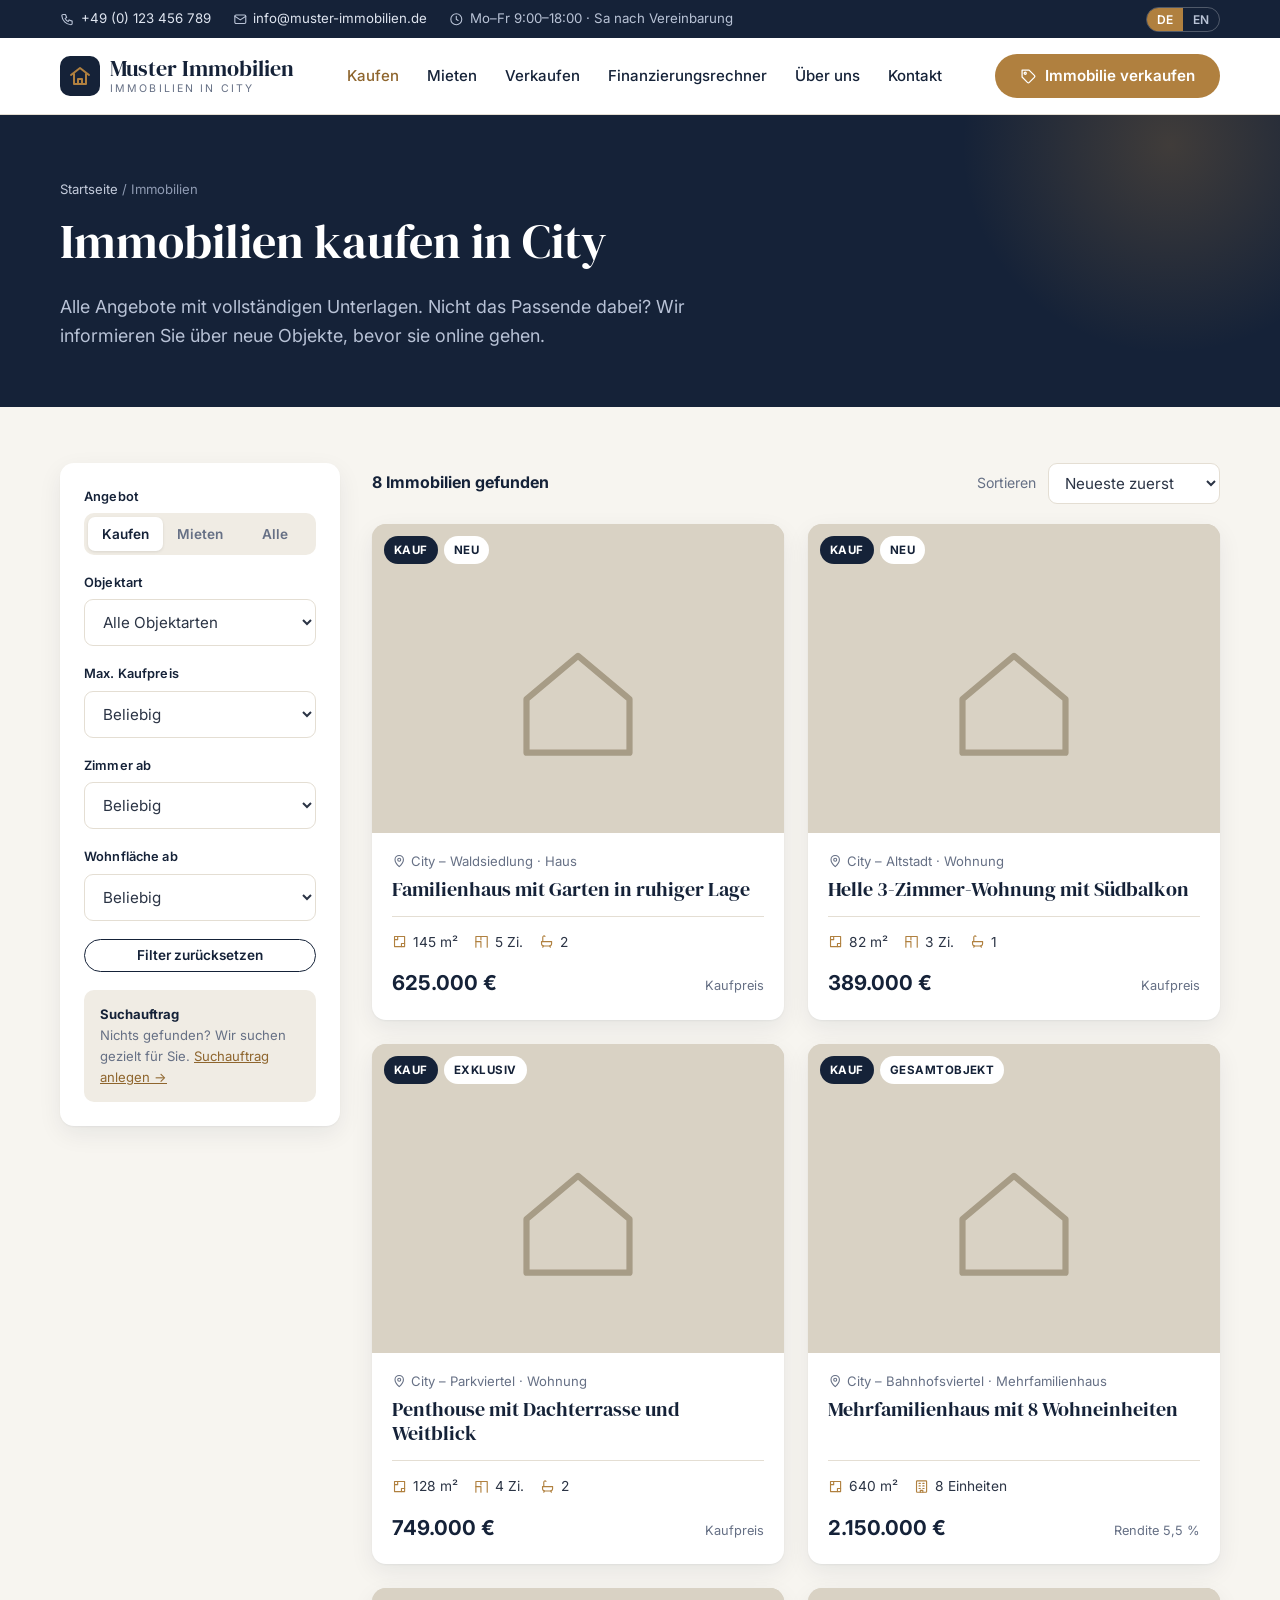
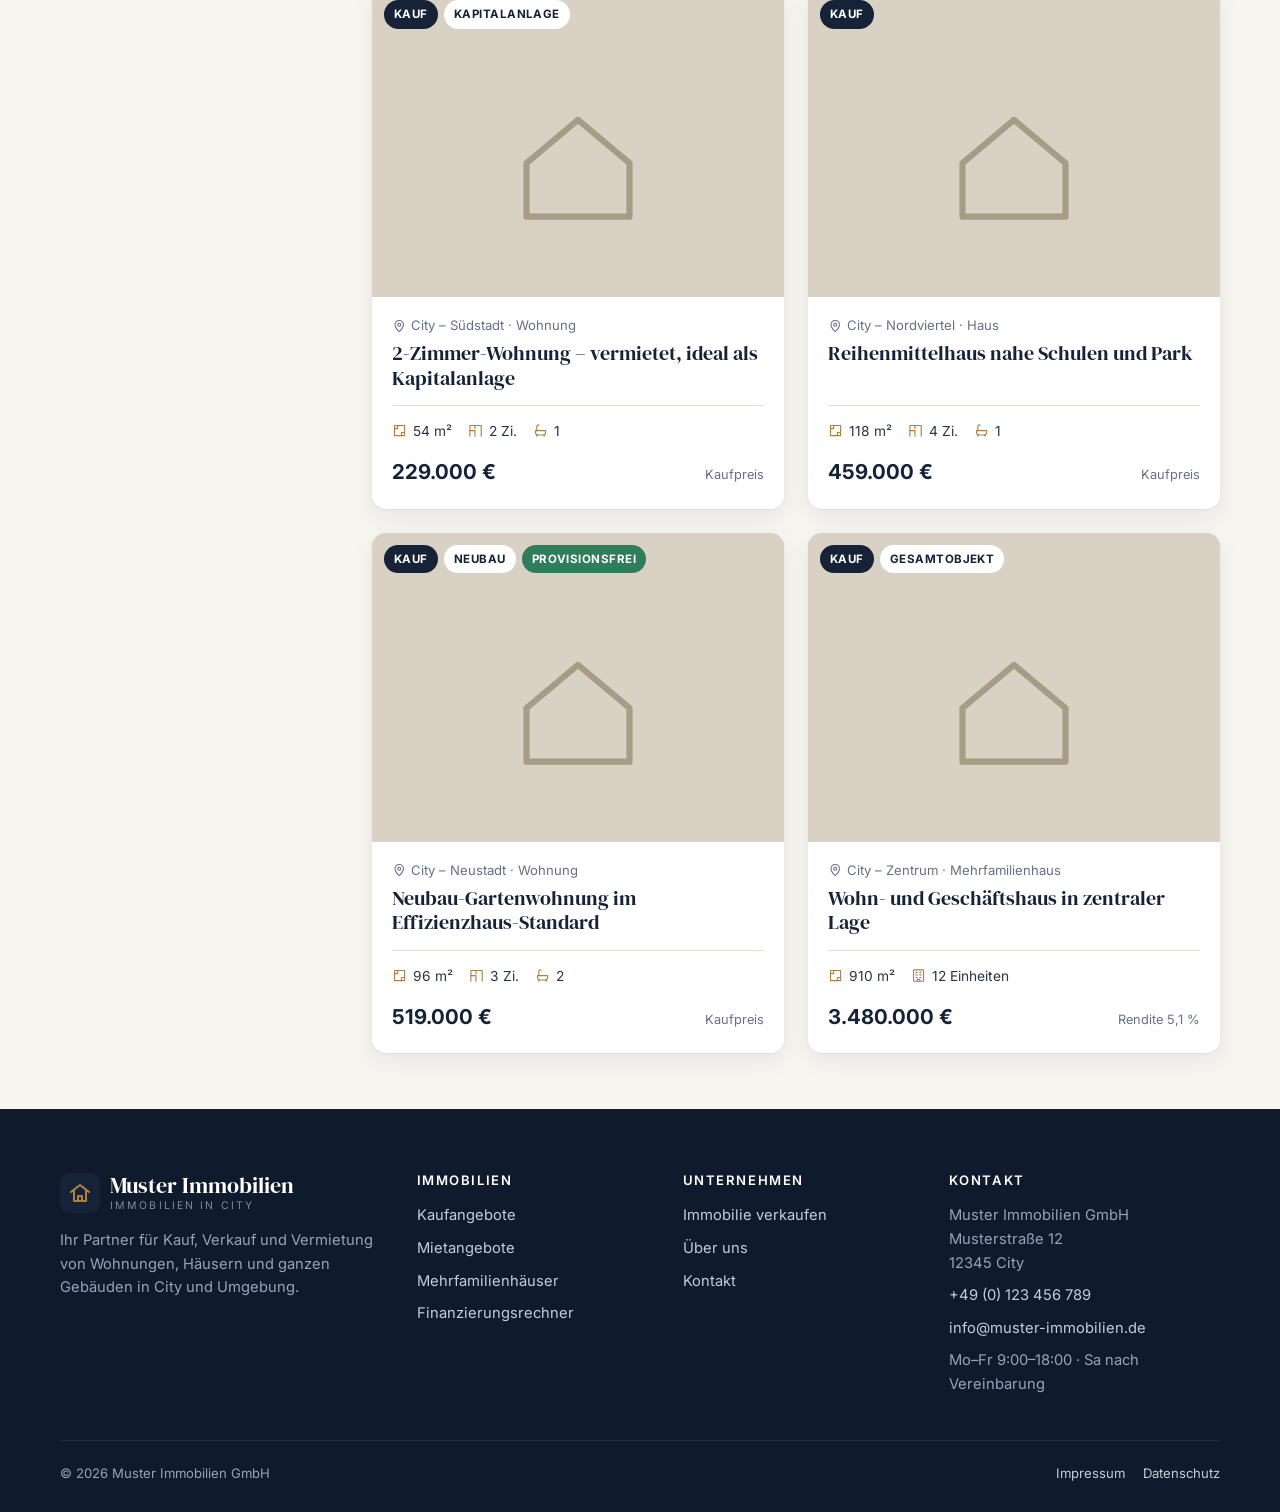
<file: immobilien.html>
<!doctype html>
<html lang="de">
<head>
  <meta charset="utf-8">
  <meta name="viewport" content="width=device-width, initial-scale=1">
  <title>Immobilien in City – Kaufen & Mieten | Muster Immobilien</title>
  <meta name="description" content="Alle Immobilienangebote in City: Eigentumswohnungen, Häuser, Mehrfamilienhäuser zum Kauf sowie Mietwohnungen.">
  <link rel="preconnect" href="https://fonts.googleapis.com">
  <link rel="preconnect" href="https://fonts.gstatic.com" crossorigin>
  <link href="https://fonts.googleapis.com/css2?family=DM+Serif+Display&family=Inter:wght@400;500;600;700&display=swap" rel="stylesheet">
  <link rel="stylesheet" href="css/style.css">
  <link rel="icon" href="img/favicon.svg" type="image/svg+xml">
</head>
<body>
<div id="site-header"></div>

<main>
  <section class="page-hero">
    <div class="container">
      <div class="breadcrumb"><a href="index.html" data-i18n="bc.home">Startseite</a> / <span data-i18n="bc.props">Immobilien</span></div>
      <h1 id="catalog-title">Immobilien kaufen in City</h1>
      <p class="lead mb-0" data-i18n="catalog.lead">Alle Angebote mit vollständigen Unterlagen. Nicht das Passende dabei? Wir informieren Sie über neue Objekte, bevor sie online gehen.</p>
    </div>
  </section>

  <section class="section-sm">
    <div class="container catalog-layout">
      <aside class="card filters" aria-label="Filter">
        <div class="field">
          <span class="label" data-i18n="filter.deal">Angebot</span>
          <div class="seg" id="f-deal">
            <button type="button" data-deal="kauf" data-i18n="search.buy">Kaufen</button>
            <button type="button" data-deal="miete" data-i18n="search.rent">Mieten</button>
            <button type="button" data-deal="alle" data-i18n="filter.all">Alle</button>
          </div>
        </div>
        <div class="field">
          <label for="f-type" data-i18n="search.type">Objektart</label>
          <select id="f-type">
            <option value="" data-i18n="search.allTypes">Alle Objektarten</option>
            <option value="wohnung" data-i18n="search.apartment">Wohnung</option>
            <option value="haus" data-i18n="search.house">Haus</option>
            <option value="mfh" data-i18n="search.mfh">Mehrfamilienhaus / Gesamtobjekt</option>
          </select>
        </div>
        <div class="field">
          <label for="f-price" id="f-price-label">Max. Kaufpreis</label>
          <select id="f-price"></select>
        </div>
        <div class="field">
          <label for="f-rooms" data-i18n="search.rooms">Zimmer ab</label>
          <select id="f-rooms">
            <option value="" data-i18n="search.any">Beliebig</option>
            <option value="1">1+</option><option value="2">2+</option><option value="3">3+</option><option value="4">4+</option><option value="5">5+</option>
          </select>
        </div>
        <div class="field">
          <label for="f-area" data-i18n="filter.area">Wohnfläche ab</label>
          <select id="f-area">
            <option value="" data-i18n="search.any">Beliebig</option>
            <option value="40">40 m²</option><option value="60">60 m²</option><option value="80">80 m²</option><option value="100">100 m²</option><option value="140">140 m²</option><option value="300">300 m²</option>
          </select>
        </div>
        <button class="btn btn-outline btn-sm" type="button" id="f-reset" data-i18n="catalog.reset">Filter zurücksetzen</button>
        <div class="notice">
          <strong style="color:var(--ink)" data-i18n="filter.alertT">Suchauftrag</strong><br>
          <span data-i18n="filter.alertP">Nichts gefunden? Wir suchen gezielt für Sie.</span>
          <a href="kontakt.html" data-i18n="filter.alertL">Suchauftrag anlegen →</a>
        </div>
      </aside>

      <div>
        <div class="results-bar">
          <strong id="result-count" style="color:var(--ink)"></strong>
          <div class="flex gap-2" style="align-items:center">
            <label for="f-sort" class="small muted" data-i18n="filter.sort">Sortieren</label>
            <select id="f-sort">
              <option value="new" data-i18n="sort.new">Neueste zuerst</option>
              <option value="priceAsc" data-i18n="sort.priceAsc">Preis aufsteigend</option>
              <option value="priceDesc" data-i18n="sort.priceDesc">Preis absteigend</option>
              <option value="area" data-i18n="sort.area">Größte Fläche</option>
            </select>
          </div>
        </div>
        <div class="grid grid-auto" id="catalog-grid"></div>
      </div>
    </div>
  </section>
</main>

<div id="site-footer"></div>
<script src="js/config.js"></script>
<script src="js/i18n.js"></script>
<script src="js/properties.js"></script>
<script src="js/banks.js"></script>
<script src="js/layout.js"></script>
<script src="js/main.js"></script>
</body>
</html>
</file>
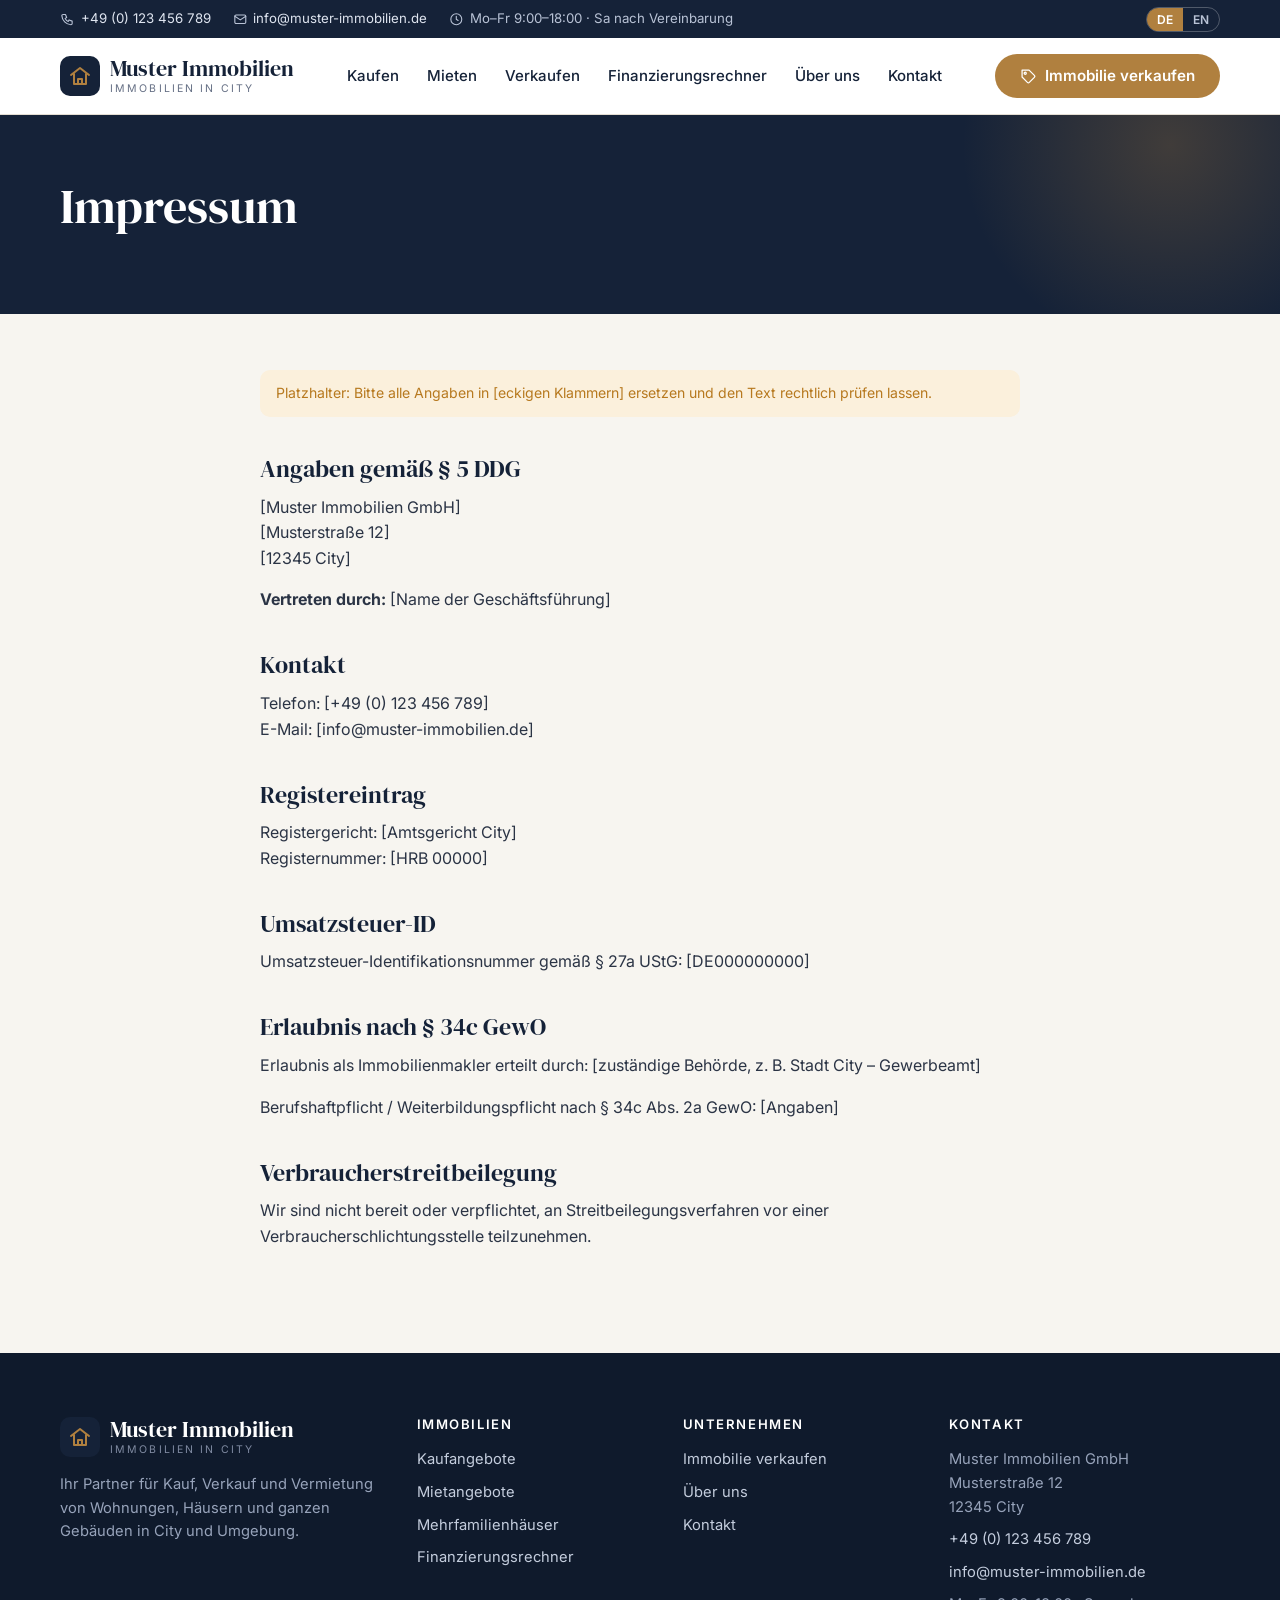
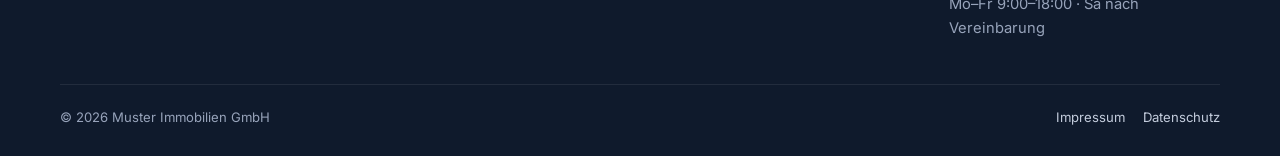
<file: impressum.html>
<!doctype html>
<html lang="de">
<head>
  <meta charset="utf-8">
  <meta name="viewport" content="width=device-width, initial-scale=1">
  <title>Impressum – Muster Immobilien</title>
  <meta name="robots" content="noindex">
  <link rel="preconnect" href="https://fonts.googleapis.com">
  <link rel="preconnect" href="https://fonts.gstatic.com" crossorigin>
  <link href="https://fonts.googleapis.com/css2?family=DM+Serif+Display&family=Inter:wght@400;500;600;700&display=swap" rel="stylesheet">
  <link rel="stylesheet" href="css/style.css">
  <link rel="icon" href="img/favicon.svg" type="image/svg+xml">
</head>
<body>
<div id="site-header"></div>
<main>
  <section class="page-hero"><div class="container"><h1>Impressum</h1></div></section>
  <section class="section-sm" style="padding-bottom:88px">
    <div class="container legal">
      <div class="placeholder-note">Platzhalter: Bitte alle Angaben in [eckigen Klammern] ersetzen und den Text rechtlich prüfen lassen.</div>
      <h2>Angaben gemäß § 5 DDG</h2>
      <p>[Muster Immobilien GmbH]<br>[Musterstraße 12]<br>[12345 City]</p>
      <p><strong>Vertreten durch:</strong> [Name der Geschäftsführung]</p>
      <h2>Kontakt</h2>
      <p>Telefon: [+49 (0) 123 456 789]<br>E-Mail: [info@muster-immobilien.de]</p>
      <h2>Registereintrag</h2>
      <p>Registergericht: [Amtsgericht City]<br>Registernummer: [HRB 00000]</p>
      <h2>Umsatzsteuer-ID</h2>
      <p>Umsatzsteuer-Identifikationsnummer gemäß § 27a UStG: [DE000000000]</p>
      <h2>Erlaubnis nach § 34c GewO</h2>
      <p>Erlaubnis als Immobilienmakler erteilt durch: [zuständige Behörde, z. B. Stadt City – Gewerbeamt]</p>
      <p>Berufshaftpflicht / Weiterbildungspflicht nach § 34c Abs. 2a GewO: [Angaben]</p>
      <h2>Verbraucherstreitbeilegung</h2>
      <p>Wir sind nicht bereit oder verpflichtet, an Streitbeilegungsverfahren vor einer Verbraucherschlichtungsstelle teilzunehmen.</p>
    </div>
  </section>
</main>
<div id="site-footer"></div>
<script src="js/config.js"></script>
<script src="js/i18n.js"></script>
<script src="js/layout.js"></script>
</body>
</html>
</file>
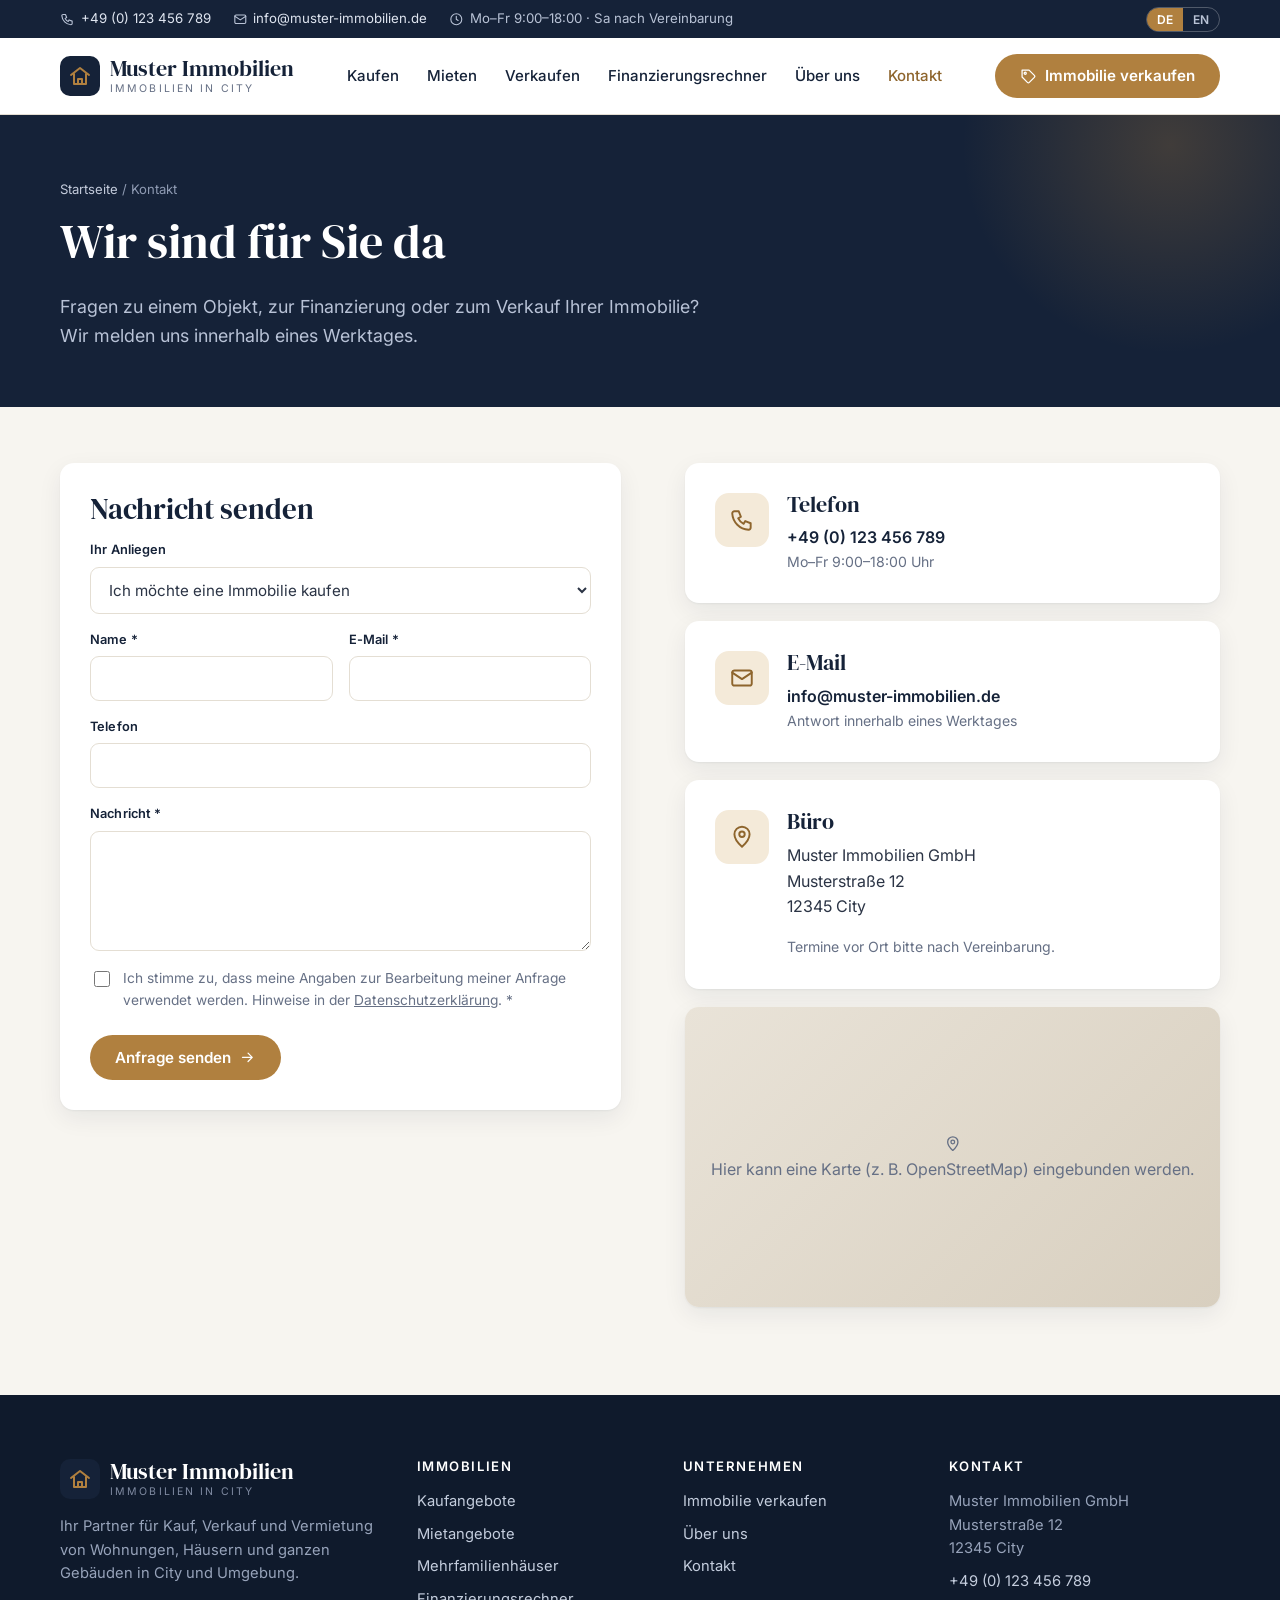
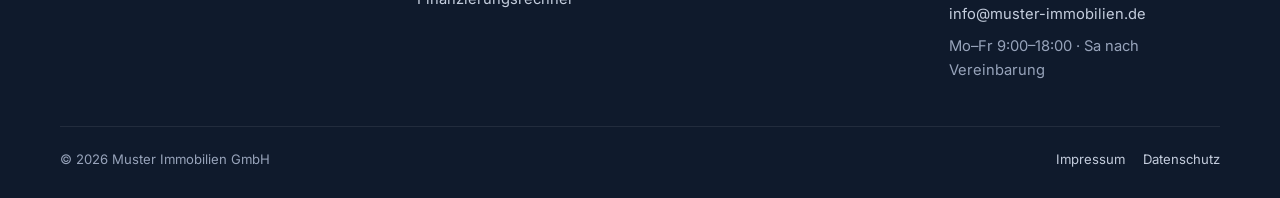
<file: kontakt.html>
<!doctype html>
<html lang="de">
<head>
  <meta charset="utf-8">
  <meta name="viewport" content="width=device-width, initial-scale=1">
  <title>Kontakt – Muster Immobilien in City</title>
  <meta name="description" content="Kontaktieren Sie Muster Immobilien in City – telefonisch, per E-Mail oder über unser Kontaktformular.">
  <link rel="preconnect" href="https://fonts.googleapis.com">
  <link rel="preconnect" href="https://fonts.gstatic.com" crossorigin>
  <link href="https://fonts.googleapis.com/css2?family=DM+Serif+Display&family=Inter:wght@400;500;600;700&display=swap" rel="stylesheet">
  <link rel="stylesheet" href="css/style.css">
  <link rel="icon" href="img/favicon.svg" type="image/svg+xml">
</head>
<body>
<div id="site-header"></div>

<main>
  <section class="page-hero">
    <div class="container">
      <div class="breadcrumb"><a href="index.html" data-i18n="bc.home">Startseite</a> / <span data-i18n="nav.contactShort">Kontakt</span></div>
      <h1 data-i18n="ct.h1">Wir sind für Sie da</h1>
      <p class="lead mb-0" data-i18n="ct.lead">Fragen zu einem Objekt, zur Finanzierung oder zum Verkauf Ihrer Immobilie? Wir melden uns innerhalb eines Werktages.</p>
    </div>
  </section>

  <section class="section-sm" style="padding-bottom:88px">
    <div class="container split" style="align-items:start">
      <div class="card" style="padding:30px">
        <h2 style="font-size:1.8rem" data-i18n="ct.formT">Nachricht senden</h2>
        <form data-form="contact" data-success="contact-ok" novalidate>
          <div class="form-grid">
            <div class="field full"><label for="topic" data-i18n="ct.topic">Ihr Anliegen</label>
              <select id="topic" name="anliegen">
                <option value="kaufen" data-i18n="ct.t1">Ich möchte eine Immobilie kaufen</option>
                <option value="verkaufen" data-i18n="ct.t2">Ich möchte meine Immobilie verkaufen</option>
                <option value="gesamtobjekt" data-i18n="ct.t3">Ganzes Gebäude kaufen / verkaufen</option>
                <option value="mieten" data-i18n="ct.t4">Ich suche eine Mietwohnung</option>
                <option value="finanzierung" data-i18n="ct.t5">Finanzierungsberatung</option>
                <option value="suchauftrag" data-i18n="ct.t6">Suchauftrag anlegen</option>
                <option value="sonstiges" data-i18n="ct.t7">Sonstiges</option>
              </select></div>
            <div class="field"><label data-i18n="form.name">Name *</label><input type="text" name="name" required autocomplete="name"></div>
            <div class="field"><label data-i18n="form.email">E-Mail *</label><input type="email" name="email" required autocomplete="email"></div>
            <div class="field full"><label data-i18n="form.phone">Telefon</label><input type="tel" name="telefon" autocomplete="tel"></div>
            <div class="field full"><label data-i18n="form.message">Nachricht *</label><textarea name="nachricht" required></textarea></div>
            <label class="check full"><input type="checkbox" name="datenschutz" required> <span data-i18n="form.consentStatic">Ich stimme zu, dass meine Angaben zur Bearbeitung meiner Anfrage verwendet werden. Hinweise in der <a href="datenschutz.html">Datenschutzerklärung</a>. *</span></label>
          </div>
          <button class="btn btn-primary mt-3" type="submit"><span data-i18n="form.send">Anfrage senden</span> <i data-icon="arrow"></i></button>
        </form>
        <div class="form-success" id="contact-ok"><h3 data-i18n="form.thanks">Vielen Dank!</h3><span data-i18n="form.thanksText">Wir haben Ihre Anfrage erhalten und melden uns innerhalb eines Werktages.</span></div>
      </div>

      <div class="grid" style="gap:18px">
        <div class="card feature" style="display:flex;gap:18px;align-items:flex-start">
          <div class="f-icon" style="margin:0"><i data-icon="phone"></i></div>
          <div><h3 data-i18n="ct.phoneT">Telefon</h3><a data-site-href="phone" href="#" style="font-weight:600;color:var(--ink);text-decoration:none"><span data-site="phone"></span></a><div class="muted small" data-i18n="ct.phoneP">Mo–Fr 9:00–18:00 Uhr</div></div>
        </div>
        <div class="card feature" style="display:flex;gap:18px;align-items:flex-start">
          <div class="f-icon" style="margin:0"><i data-icon="mail"></i></div>
          <div><h3>E-Mail</h3><a data-site-href="email" href="#" style="font-weight:600;color:var(--ink);text-decoration:none"><span data-site="email"></span></a><div class="muted small" data-i18n="ct.mailP">Antwort innerhalb eines Werktages</div></div>
        </div>
        <div class="card feature" style="display:flex;gap:18px;align-items:flex-start">
          <div class="f-icon" style="margin:0"><i data-icon="pin"></i></div>
          <div><h3 data-i18n="ct.officeT">Büro</h3><span data-site="legalName"></span><br><span data-site="street"></span><br><span data-site="zip"></span> <span data-site="city"></span><div class="muted small mt-2" data-i18n="ct.officeP">Termine vor Ort bitte nach Vereinbarung.</div></div>
        </div>
        <div class="card" style="aspect-ratio:16/9;display:grid;place-items:center;background:linear-gradient(135deg,#e9e3d8,#d8cfbf);color:var(--muted);text-align:center;padding:20px">
          <div><i data-icon="pin"></i><br><span data-i18n="ct.map">Hier kann eine Karte (z. B. OpenStreetMap) eingebunden werden.</span></div>
        </div>
      </div>
    </div>
  </section>
</main>

<div id="site-footer"></div>
<script src="js/config.js"></script>
<script src="js/i18n.js"></script>
<script src="js/layout.js"></script>
<script>
  const topic = new URLSearchParams(location.search).get('topic');
  if (topic) document.getElementById('topic').value = topic;
</script>
</body>
</html>
</file>
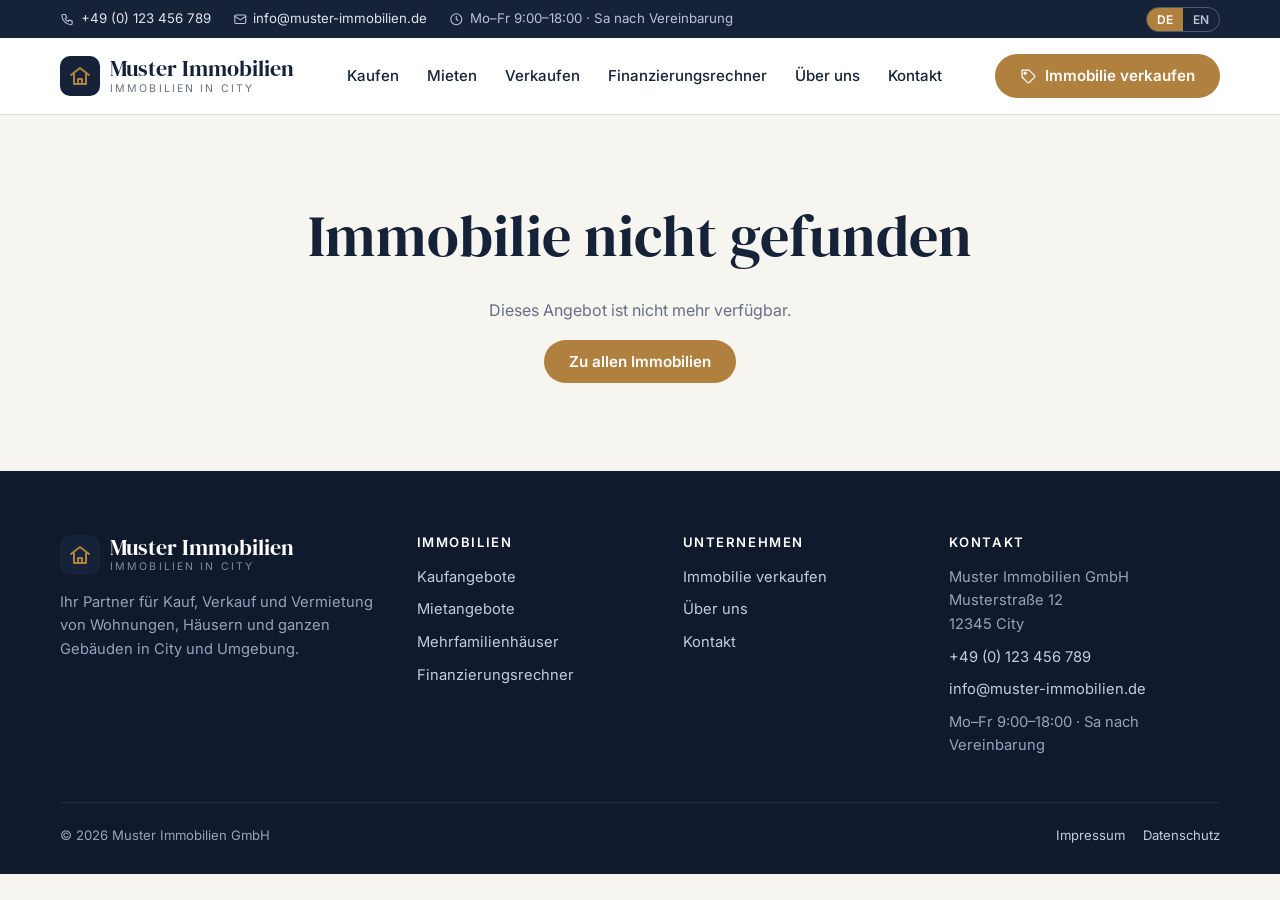
<file: objekt.html>
<!doctype html>
<html lang="de">
<head>
  <meta charset="utf-8">
  <meta name="viewport" content="width=device-width, initial-scale=1">
  <title>Immobilie – Muster Immobilien</title>
  <link rel="preconnect" href="https://fonts.googleapis.com">
  <link rel="preconnect" href="https://fonts.gstatic.com" crossorigin>
  <link href="https://fonts.googleapis.com/css2?family=DM+Serif+Display&family=Inter:wght@400;500;600;700&display=swap" rel="stylesheet">
  <link rel="stylesheet" href="css/style.css">
  <link rel="icon" href="img/favicon.svg" type="image/svg+xml">
</head>
<body>
<div id="site-header"></div>
<main id="detail-root"></main>
<div id="site-footer"></div>
<script src="js/config.js"></script>
<script src="js/i18n.js"></script>
<script src="js/properties.js"></script>
<script src="js/banks.js"></script>
<script src="js/layout.js"></script>
<script src="js/main.js"></script>
</body>
</html>
</file>
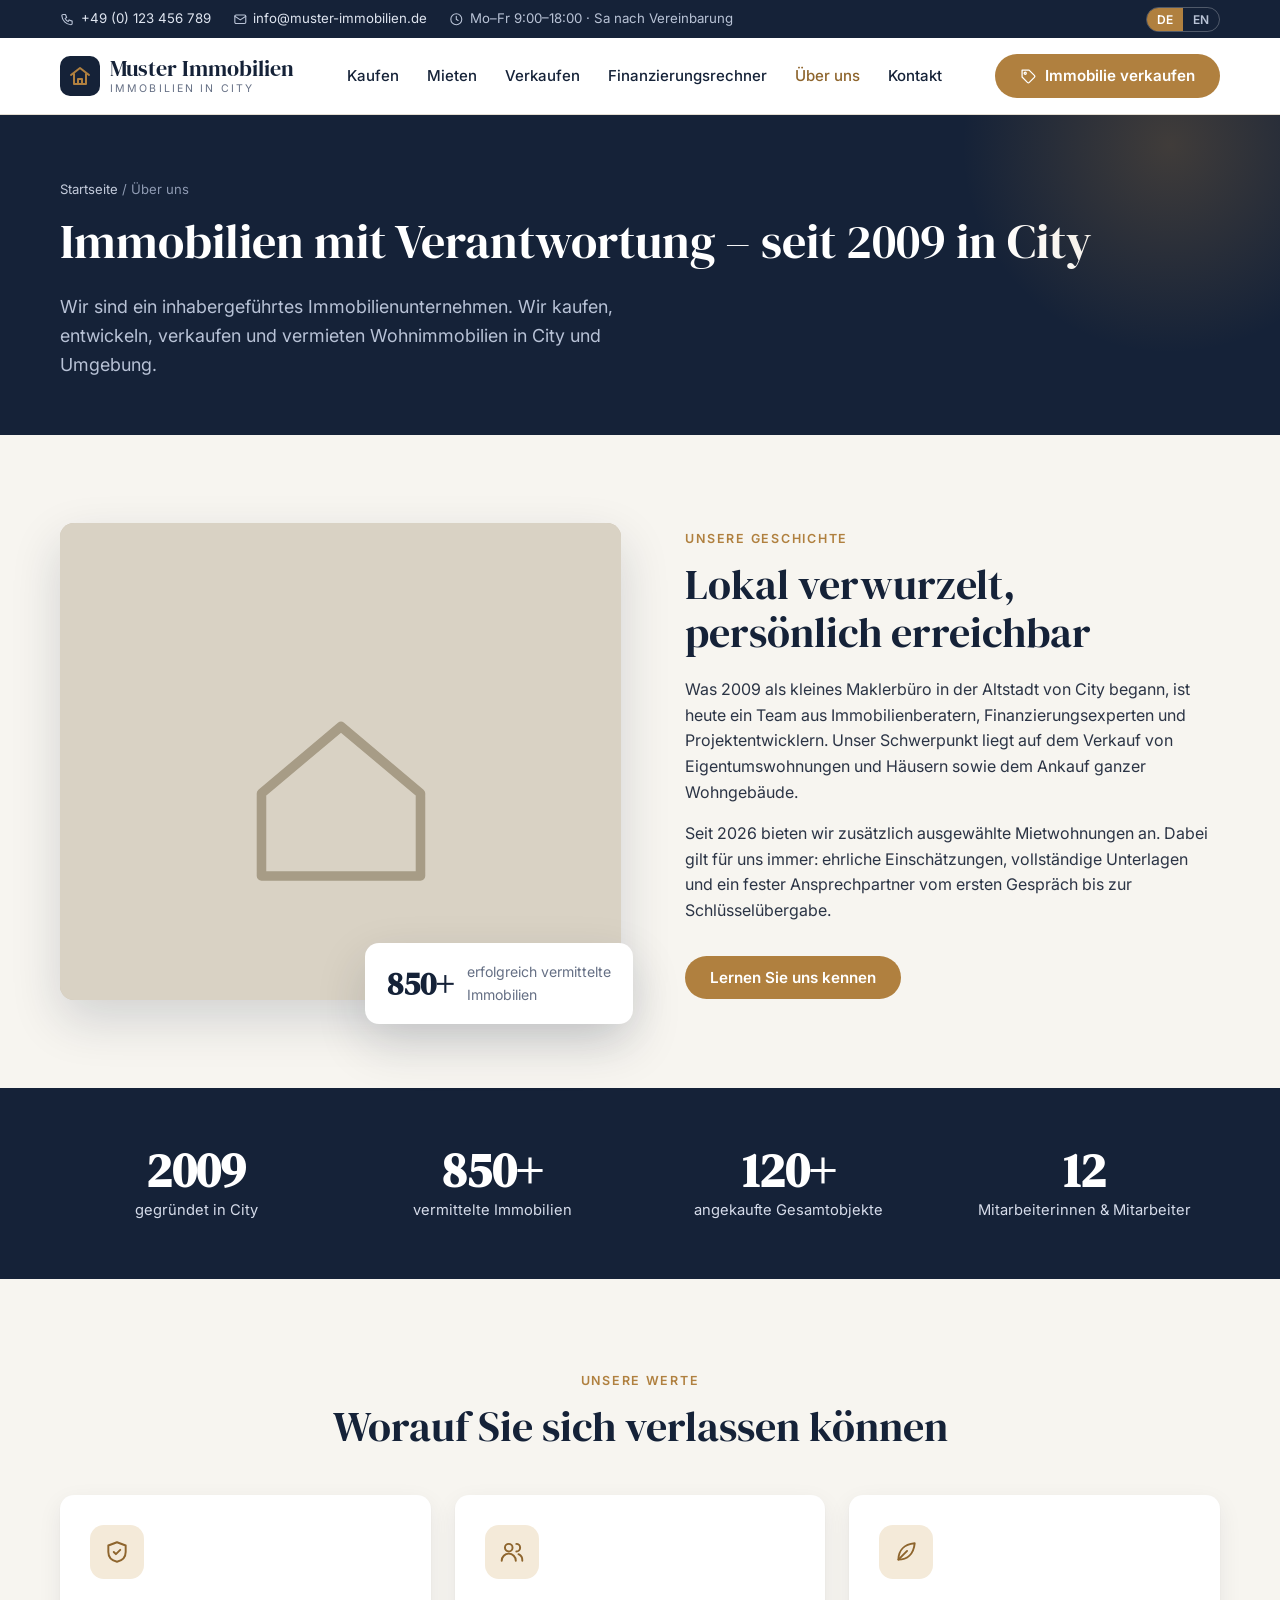
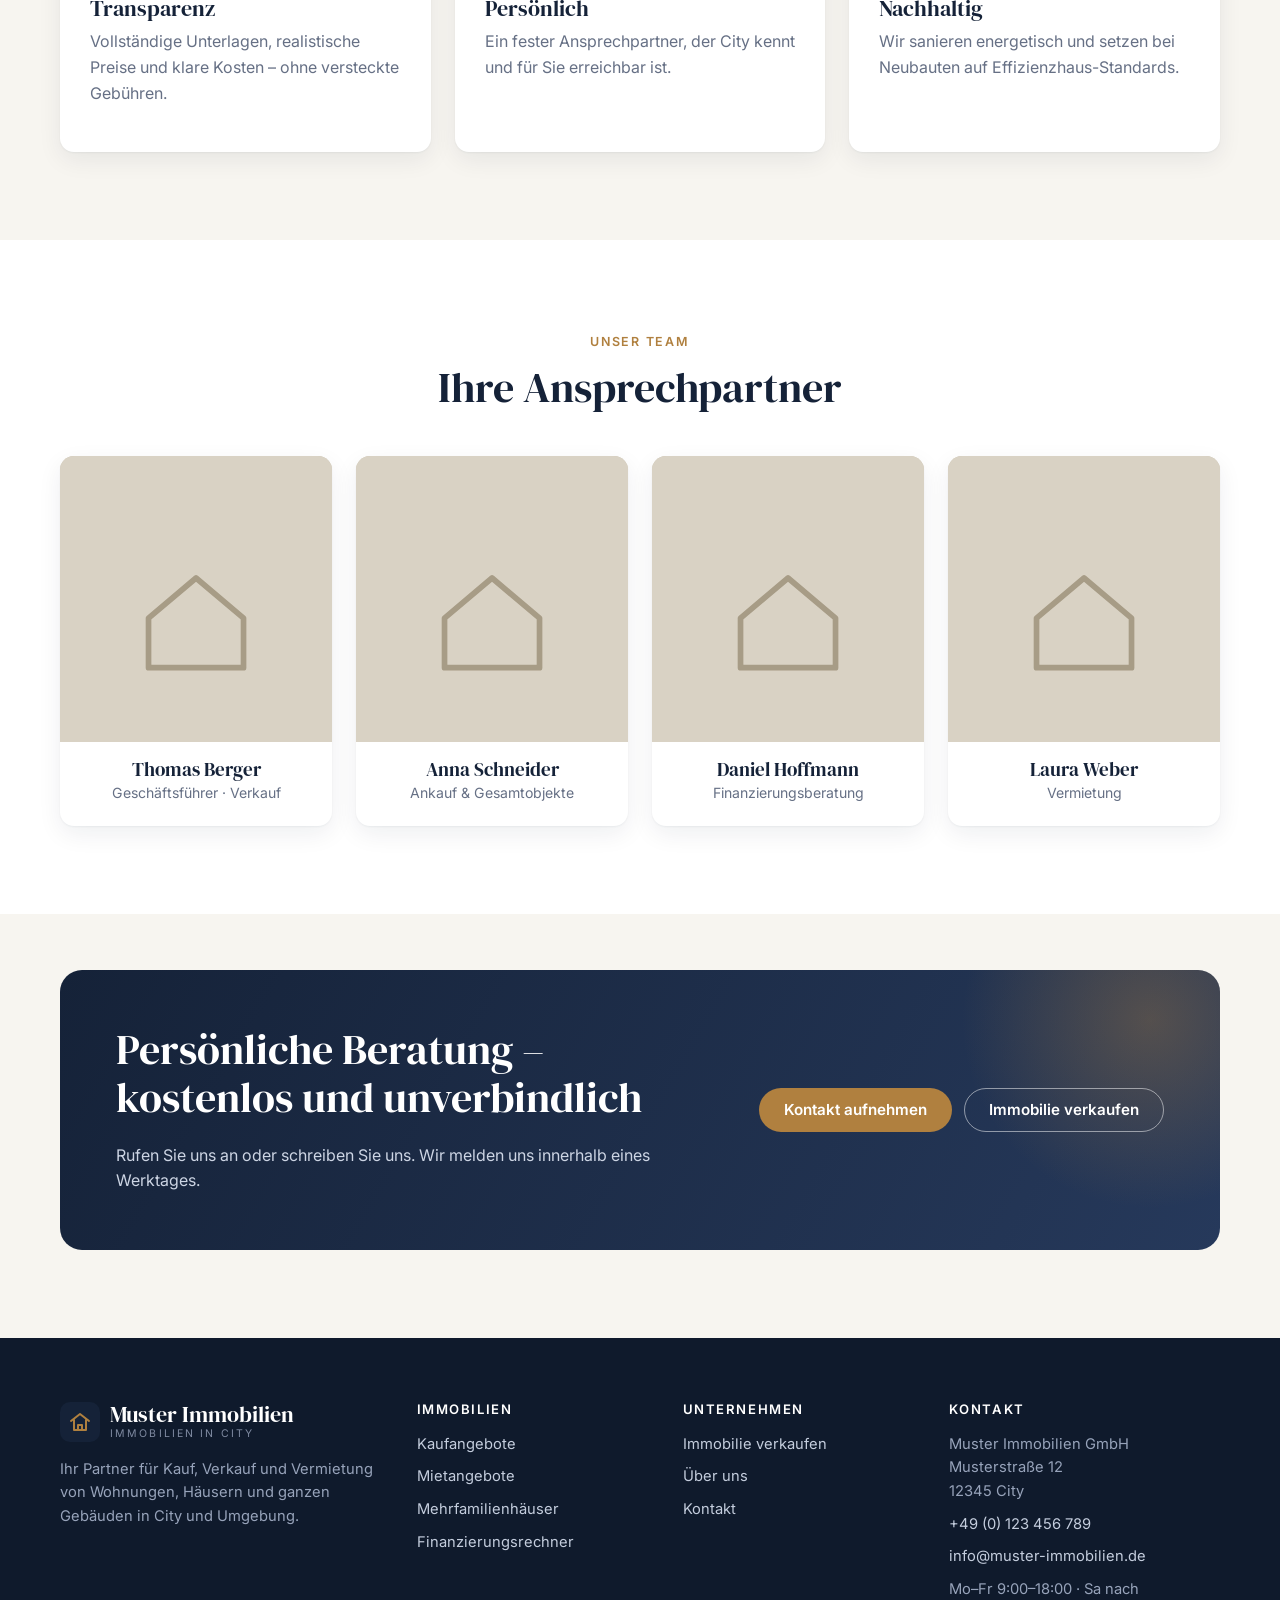
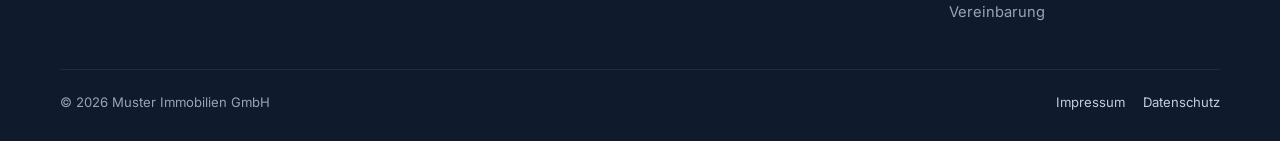
<file: ueber-uns.html>
<!doctype html>
<html lang="de">
<head>
  <meta charset="utf-8">
  <meta name="viewport" content="width=device-width, initial-scale=1">
  <title>Über uns – Muster Immobilien in City</title>
  <meta name="description" content="Lernen Sie Muster Immobilien kennen: Ihr inhabergeführtes Immobilienunternehmen in City für Kauf, Verkauf und Vermietung.">
  <link rel="preconnect" href="https://fonts.googleapis.com">
  <link rel="preconnect" href="https://fonts.gstatic.com" crossorigin>
  <link href="https://fonts.googleapis.com/css2?family=DM+Serif+Display&family=Inter:wght@400;500;600;700&display=swap" rel="stylesheet">
  <link rel="stylesheet" href="css/style.css">
  <link rel="icon" href="img/favicon.svg" type="image/svg+xml">
</head>
<body>
<div id="site-header"></div>

<main>
  <section class="page-hero">
    <div class="container">
      <div class="breadcrumb"><a href="index.html" data-i18n="bc.home">Startseite</a> / <span data-i18n="nav.aboutShort">Über uns</span></div>
      <h1 data-i18n="ab.h1">Immobilien mit Verantwortung – seit 2009 in City</h1>
      <p class="lead mb-0" data-i18n="ab.lead">Wir sind ein inhabergeführtes Immobilienunternehmen. Wir kaufen, entwickeln, verkaufen und vermieten Wohnimmobilien in City und Umgebung.</p>
    </div>
  </section>

  <section class="section">
    <div class="container split">
      <div class="img-stack reveal">
        <img src="https://images.unsplash.com/photo-1497366216548-37526070297c?auto=format&fit=crop&w=1200&q=75" alt="" loading="lazy">
        <div class="float-card"><strong>850+</strong><span class="small muted" data-i18n="ab.float">erfolgreich vermittelte<br>Immobilien</span></div>
      </div>
      <div class="reveal">
        <span class="eyebrow" data-i18n="ab.storyEyebrow">Unsere Geschichte</span>
        <h2 data-i18n="ab.storyTitle">Lokal verwurzelt, persönlich erreichbar</h2>
        <p data-i18n="ab.story1">Was 2009 als kleines Maklerbüro in der Altstadt von City begann, ist heute ein Team aus Immobilienberatern, Finanzierungsexperten und Projektentwicklern. Unser Schwerpunkt liegt auf dem Verkauf von Eigentumswohnungen und Häusern sowie dem Ankauf ganzer Wohngebäude.</p>
        <p data-i18n="ab.story2">Seit 2026 bieten wir zusätzlich ausgewählte Mietwohnungen an. Dabei gilt für uns immer: ehrliche Einschätzungen, vollständige Unterlagen und ein fester Ansprechpartner vom ersten Gespräch bis zur Schlüsselübergabe.</p>
        <a class="btn btn-primary mt-2" href="kontakt.html" data-i18n="ab.cta">Lernen Sie uns kennen</a>
      </div>
    </div>
  </section>

  <section class="section-sm section-dark">
    <div class="container stats">
      <div class="stat"><strong>2009</strong><span data-i18n="ab.s1">gegründet in City</span></div>
      <div class="stat"><strong>850+</strong><span data-i18n="stats.sold">vermittelte Immobilien</span></div>
      <div class="stat"><strong>120+</strong><span data-i18n="ab.s3">angekaufte Gesamtobjekte</span></div>
      <div class="stat"><strong>12</strong><span data-i18n="ab.s4">Mitarbeiterinnen & Mitarbeiter</span></div>
    </div>
  </section>

  <section class="section">
    <div class="container">
      <div class="section-head center">
        <span class="eyebrow" data-i18n="ab.valEyebrow">Unsere Werte</span>
        <h2 data-i18n="ab.valTitle">Worauf Sie sich verlassen können</h2>
      </div>
      <div class="grid grid-3">
        <div class="card feature reveal"><div class="f-icon"><i data-icon="shield"></i></div><h3 data-i18n="ab.v1">Transparenz</h3><p class="mb-0" data-i18n="ab.v1p">Vollständige Unterlagen, realistische Preise und klare Kosten – ohne versteckte Gebühren.</p></div>
        <div class="card feature reveal"><div class="f-icon"><i data-icon="users"></i></div><h3 data-i18n="ab.v2">Persönlich</h3><p class="mb-0" data-i18n="ab.v2p">Ein fester Ansprechpartner, der City kennt und für Sie erreichbar ist.</p></div>
        <div class="card feature reveal"><div class="f-icon"><i data-icon="leaf"></i></div><h3 data-i18n="ab.v3">Nachhaltig</h3><p class="mb-0" data-i18n="ab.v3p">Wir sanieren energetisch und setzen bei Neubauten auf Effizienzhaus-Standards.</p></div>
      </div>
    </div>
  </section>

  <section class="section section-alt">
    <div class="container">
      <div class="section-head center">
        <span class="eyebrow" data-i18n="ab.teamEyebrow">Unser Team</span>
        <h2 data-i18n="ab.teamTitle">Ihre Ansprechpartner</h2>
      </div>
      <div class="grid grid-4">
        <div class="card team-card reveal"><img src="https://images.unsplash.com/photo-1560250097-0b93528c311a?auto=format&fit=crop&w=600&q=75" alt="" loading="lazy"><h3>Thomas Berger</h3><div class="muted small" data-i18n="ab.r1">Geschäftsführer · Verkauf</div></div>
        <div class="card team-card reveal"><img src="https://images.unsplash.com/photo-1573496359142-b8d87734a5a2?auto=format&fit=crop&w=600&q=75" alt="" loading="lazy"><h3>Anna Schneider</h3><div class="muted small" data-i18n="ab.r2">Ankauf & Gesamtobjekte</div></div>
        <div class="card team-card reveal"><img src="https://images.unsplash.com/photo-1507003211169-0a1dd7228f2d?auto=format&fit=crop&w=600&q=75" alt="" loading="lazy"><h3>Daniel Hoffmann</h3><div class="muted small" data-i18n="ab.r3">Finanzierungsberatung</div></div>
        <div class="card team-card reveal"><img src="https://images.unsplash.com/photo-1494790108377-be9c29b29330?auto=format&fit=crop&w=600&q=75" alt="" loading="lazy"><h3>Laura Weber</h3><div class="muted small" data-i18n="ab.r4">Vermietung</div></div>
      </div>
    </div>
  </section>

  <section class="section-sm" style="padding-bottom:88px">
    <div class="container">
      <div class="cta-banner">
        <div style="position:relative;z-index:1">
          <h2 data-i18n="cta.title">Persönliche Beratung – kostenlos und unverbindlich</h2>
          <p class="mb-0" data-i18n="cta.text">Rufen Sie uns an oder schreiben Sie uns. Wir melden uns innerhalb eines Werktages.</p>
        </div>
        <div class="actions">
          <a class="btn btn-primary" href="kontakt.html" data-i18n="cta.contact">Kontakt aufnehmen</a>
          <a class="btn btn-ghost-light" href="verkaufen.html" data-i18n="nav.cta">Immobilie verkaufen</a>
        </div>
      </div>
    </div>
  </section>
</main>

<div id="site-footer"></div>
<script src="js/config.js"></script>
<script src="js/i18n.js"></script>
<script src="js/layout.js"></script>
</body>
</html>
</file>
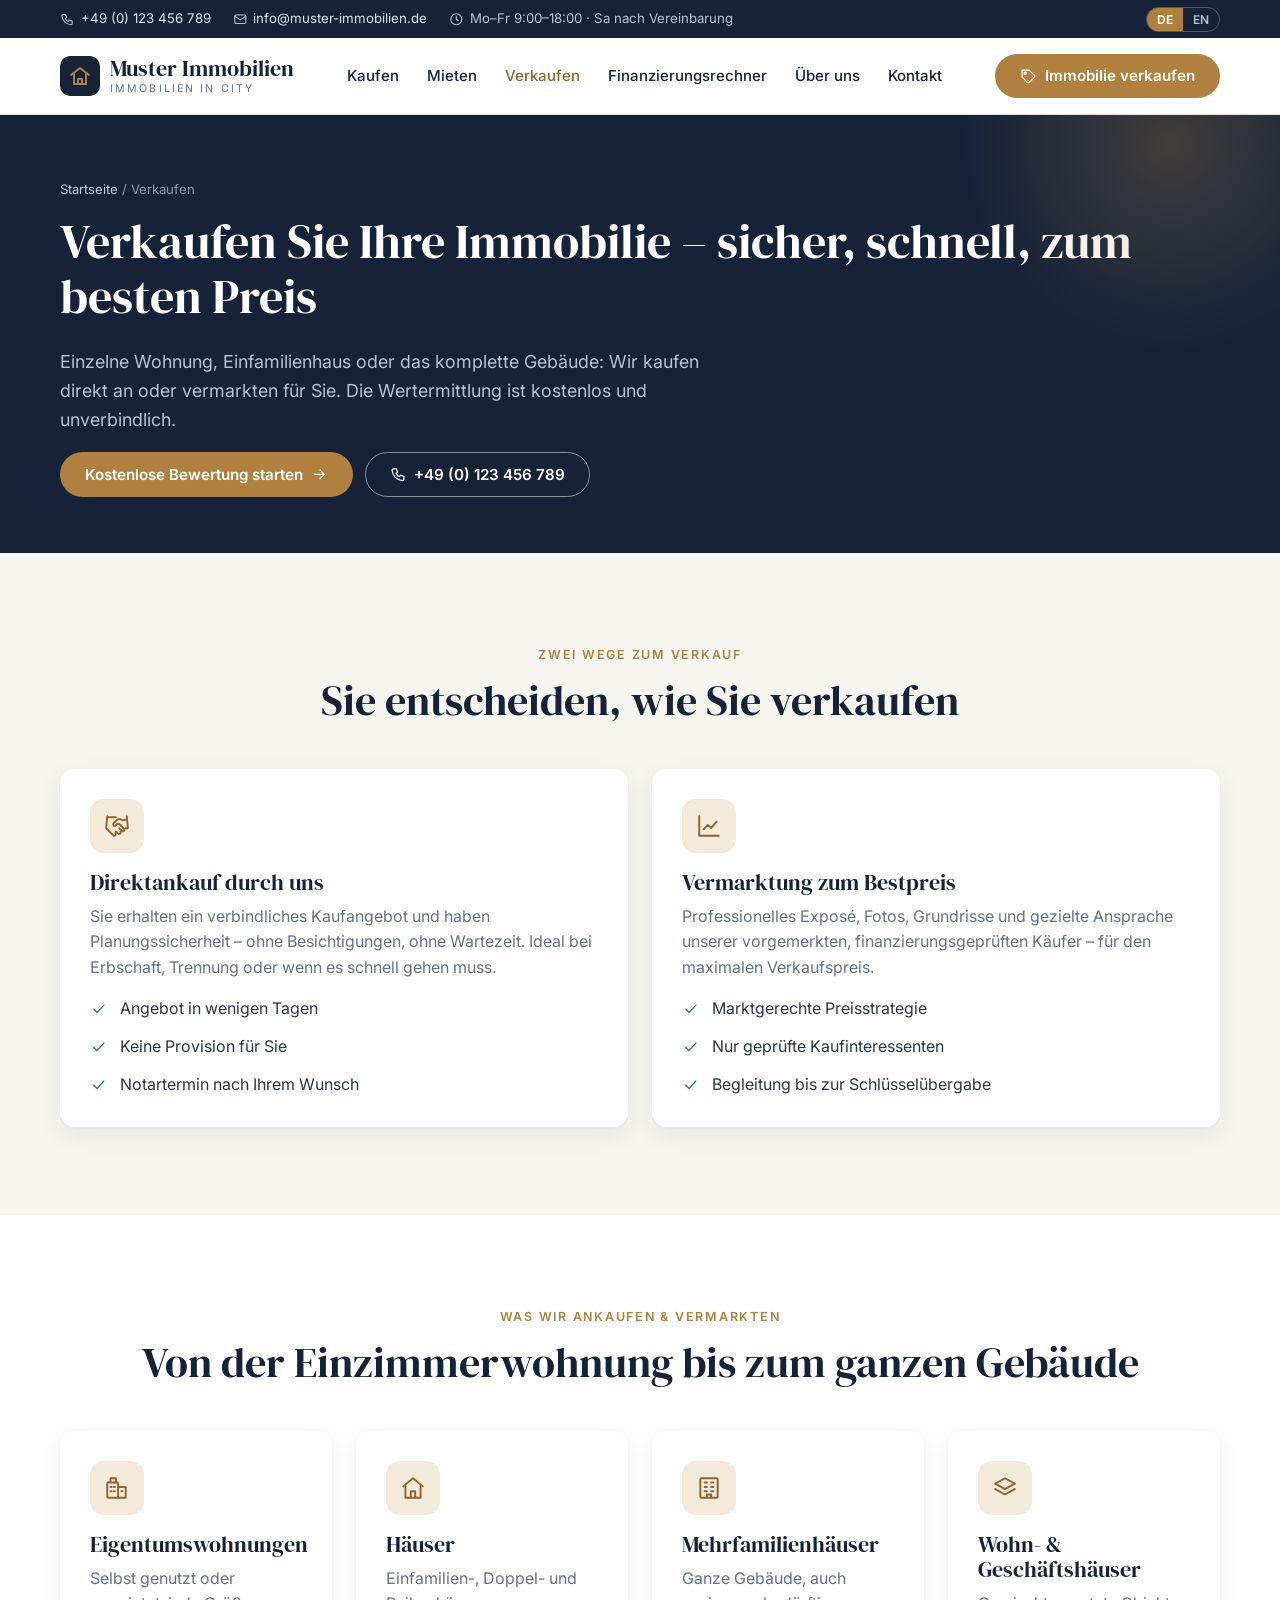
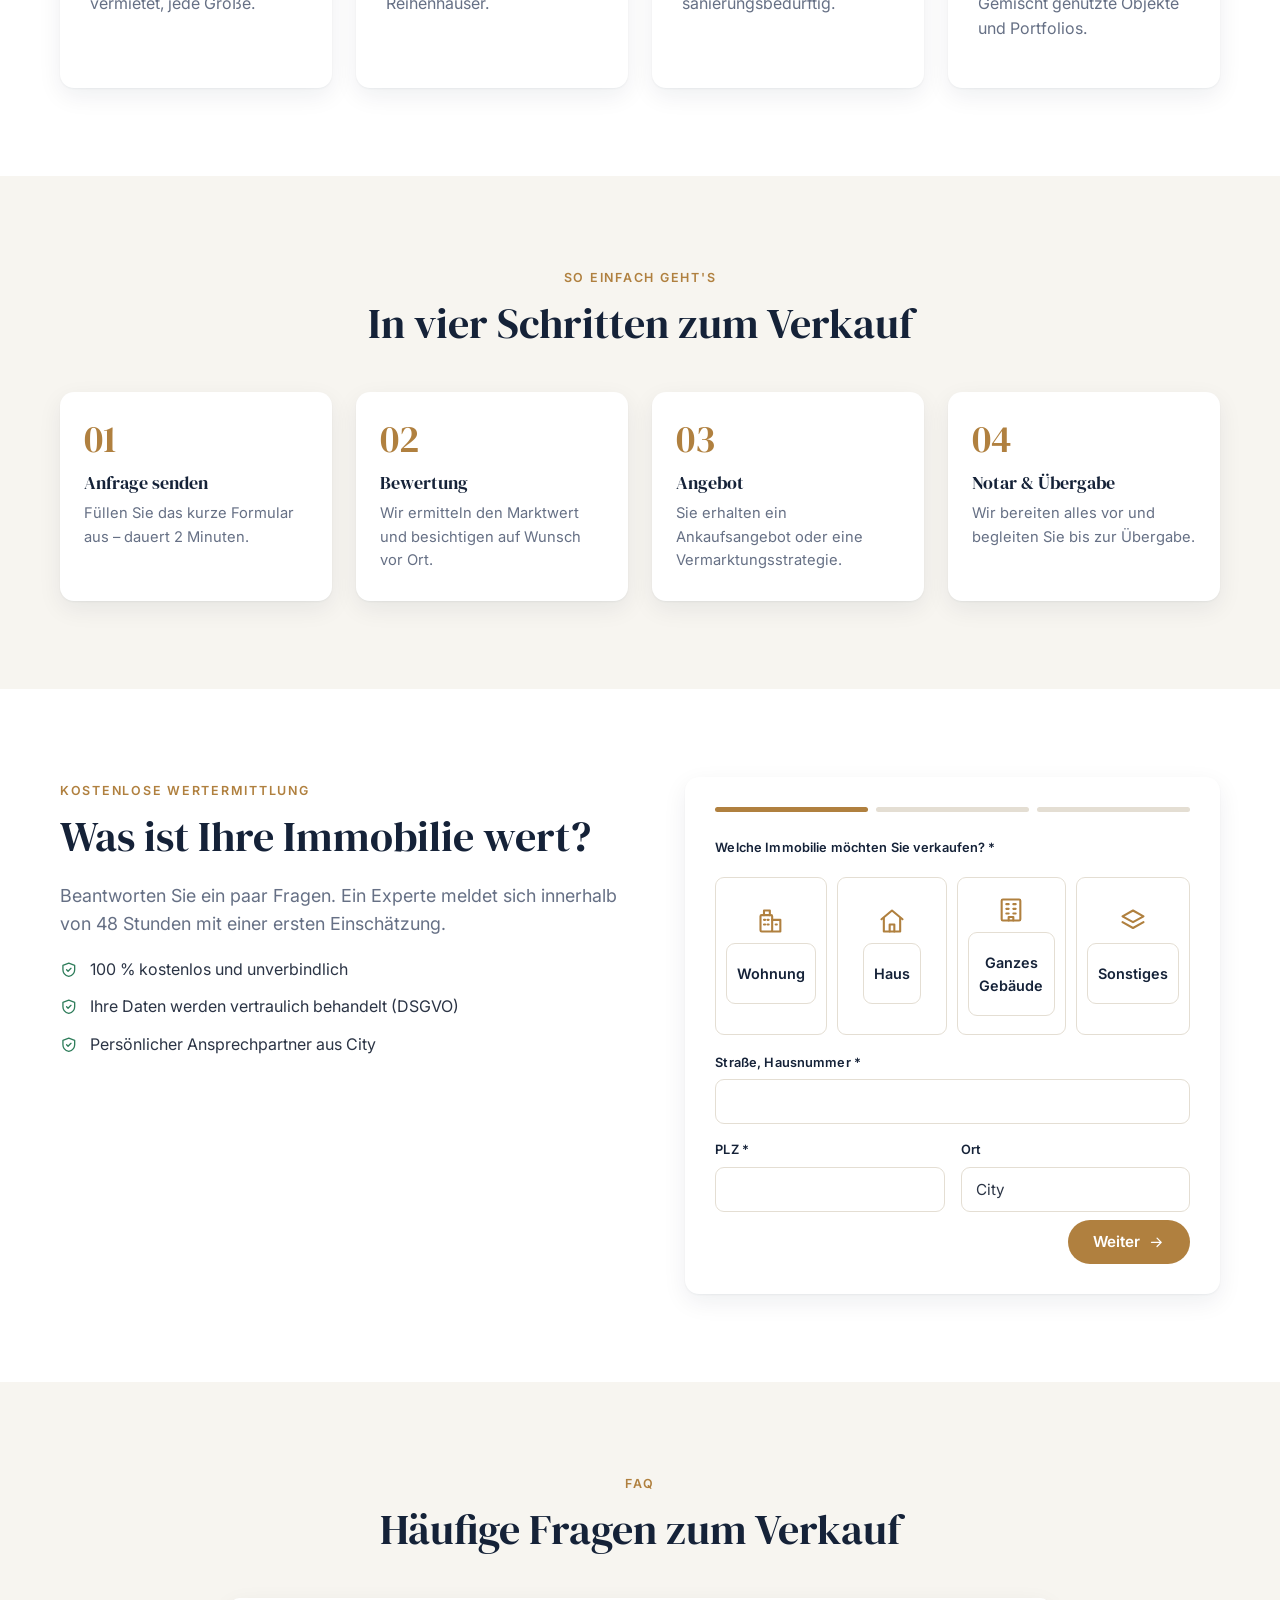
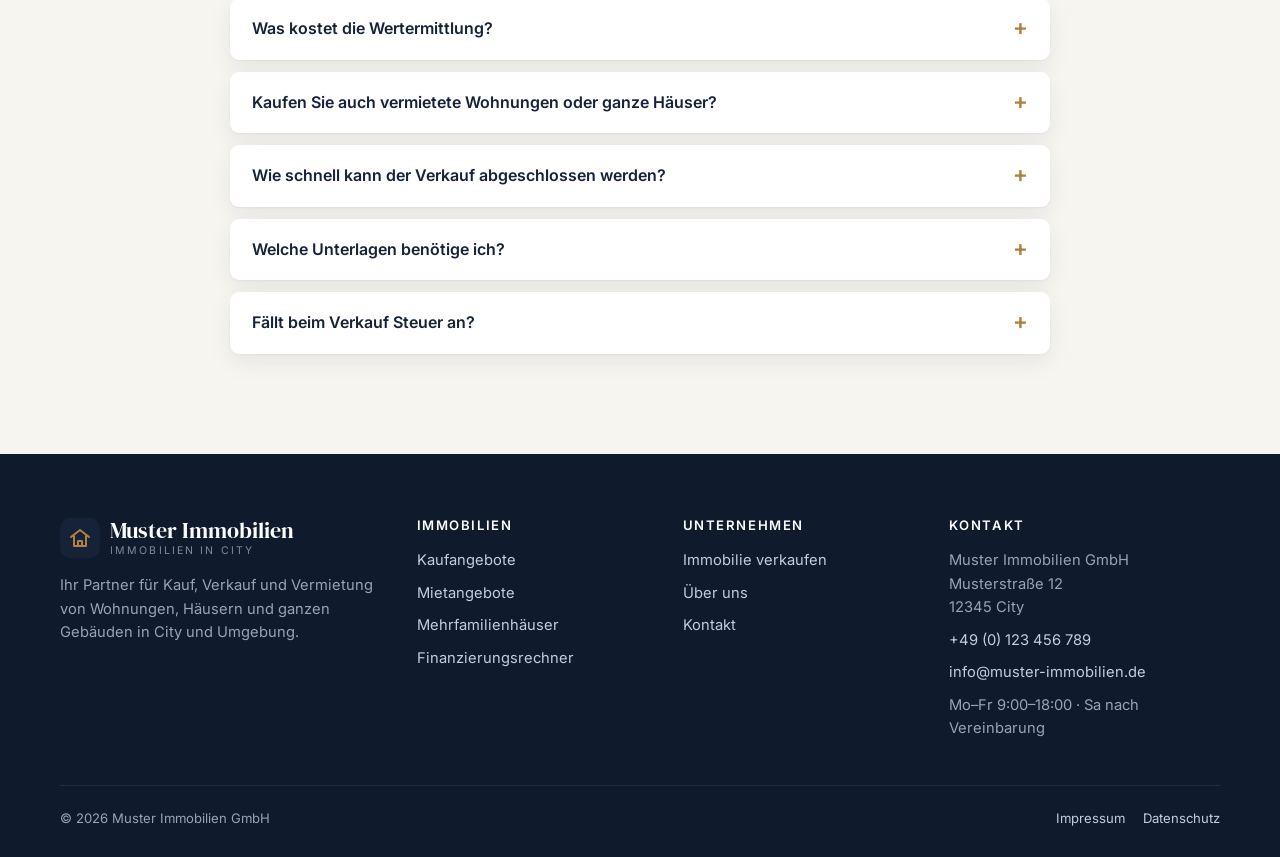
<file: verkaufen.html>
<!doctype html>
<html lang="de">
<head>
  <meta charset="utf-8">
  <meta name="viewport" content="width=device-width, initial-scale=1">
  <title>Immobilie verkaufen in City – kostenlose Bewertung | Muster Immobilien</title>
  <meta name="description" content="Wohnung, Haus oder ganzes Mehrfamilienhaus verkaufen: kostenlose Wertermittlung in 48 Stunden, Direktankauf oder Vermarktung zum Bestpreis.">
  <link rel="preconnect" href="https://fonts.googleapis.com">
  <link rel="preconnect" href="https://fonts.gstatic.com" crossorigin>
  <link href="https://fonts.googleapis.com/css2?family=DM+Serif+Display&family=Inter:wght@400;500;600;700&display=swap" rel="stylesheet">
  <link rel="stylesheet" href="css/style.css">
  <link rel="icon" href="img/favicon.svg" type="image/svg+xml">
</head>
<body>
<div id="site-header"></div>

<main>
  <section class="page-hero">
    <div class="container">
      <div class="breadcrumb"><a href="index.html" data-i18n="bc.home">Startseite</a> / <span data-i18n="nav.sellShort">Verkaufen</span></div>
      <h1 data-i18n="sp.h1">Verkaufen Sie Ihre Immobilie – sicher, schnell, zum besten Preis</h1>
      <p class="lead" data-i18n="sp.lead">Einzelne Wohnung, Einfamilienhaus oder das komplette Gebäude: Wir kaufen direkt an oder vermarkten für Sie. Die Wertermittlung ist kostenlos und unverbindlich.</p>
      <div class="hero-actions">
        <a class="btn btn-primary" href="#bewertung"><span data-i18n="sp.cta">Kostenlose Bewertung starten</span> <i data-icon="arrow"></i></a>
        <a class="btn btn-ghost-light" data-site-href="phone" href="#"><i data-icon="phone"></i> <span data-site="phone"></span></a>
      </div>
    </div>
  </section>

  <!-- TWO WAYS -->
  <section class="section">
    <div class="container">
      <div class="section-head center">
        <span class="eyebrow" data-i18n="sp.waysEyebrow">Zwei Wege zum Verkauf</span>
        <h2 data-i18n="sp.waysTitle">Sie entscheiden, wie Sie verkaufen</h2>
      </div>
      <div class="grid grid-2">
        <div class="card feature reveal">
          <div class="f-icon"><i data-icon="handshake"></i></div>
          <h3 data-i18n="sp.w1T">Direktankauf durch uns</h3>
          <p data-i18n="sp.w1P">Sie erhalten ein verbindliches Kaufangebot und haben Planungssicherheit – ohne Besichtigungen, ohne Wartezeit. Ideal bei Erbschaft, Trennung oder wenn es schnell gehen muss.</p>
          <ul class="checklist mb-0">
            <li><i data-icon="check"></i><span data-i18n="sp.w1c1">Angebot in wenigen Tagen</span></li>
            <li><i data-icon="check"></i><span data-i18n="sp.w1c2">Keine Provision für Sie</span></li>
            <li><i data-icon="check"></i><span data-i18n="sp.w1c3">Notartermin nach Ihrem Wunsch</span></li>
          </ul>
        </div>
        <div class="card feature reveal">
          <div class="f-icon"><i data-icon="chart"></i></div>
          <h3 data-i18n="sp.w2T">Vermarktung zum Bestpreis</h3>
          <p data-i18n="sp.w2P">Professionelles Exposé, Fotos, Grundrisse und gezielte Ansprache unserer vorgemerkten, finanzierungsgeprüften Käufer – für den maximalen Verkaufspreis.</p>
          <ul class="checklist mb-0">
            <li><i data-icon="check"></i><span data-i18n="sp.w2c1">Marktgerechte Preisstrategie</span></li>
            <li><i data-icon="check"></i><span data-i18n="sp.w2c2">Nur geprüfte Kaufinteressenten</span></li>
            <li><i data-icon="check"></i><span data-i18n="sp.w2c3">Begleitung bis zur Schlüsselübergabe</span></li>
          </ul>
        </div>
      </div>
    </div>
  </section>

  <!-- WHAT WE BUY -->
  <section class="section section-alt">
    <div class="container">
      <div class="section-head center">
        <span class="eyebrow" data-i18n="sp.buyEyebrow">Was wir ankaufen & vermarkten</span>
        <h2 data-i18n="sp.buyTitle">Von der Einzimmerwohnung bis zum ganzen Gebäude</h2>
      </div>
      <div class="grid grid-4">
        <div class="card feature reveal"><div class="f-icon"><i data-icon="apartment"></i></div><h3 data-i18n="sp.t1">Eigentumswohnungen</h3><p class="mb-0" data-i18n="sp.t1p">Selbst genutzt oder vermietet, jede Größe.</p></div>
        <div class="card feature reveal"><div class="f-icon"><i data-icon="home"></i></div><h3 data-i18n="sp.t2">Häuser</h3><p class="mb-0" data-i18n="sp.t2p">Einfamilien-, Doppel- und Reihenhäuser.</p></div>
        <div class="card feature reveal"><div class="f-icon"><i data-icon="building"></i></div><h3 data-i18n="sp.t3">Mehrfamilienhäuser</h3><p class="mb-0" data-i18n="sp.t3p">Ganze Gebäude, auch sanierungsbedürftig.</p></div>
        <div class="card feature reveal"><div class="f-icon"><i data-icon="layers"></i></div><h3 data-i18n="sp.t4">Wohn- & Geschäftshäuser</h3><p class="mb-0" data-i18n="sp.t4p">Gemischt genutzte Objekte und Portfolios.</p></div>
      </div>
    </div>
  </section>

  <!-- PROCESS -->
  <section class="section">
    <div class="container">
      <div class="section-head center">
        <span class="eyebrow" data-i18n="sp.procEyebrow">So einfach geht's</span>
        <h2 data-i18n="sp.procTitle">In vier Schritten zum Verkauf</h2>
      </div>
      <div class="steps">
        <div class="step reveal"><h3 data-i18n="sp.p1">Anfrage senden</h3><p data-i18n="sp.p1p">Füllen Sie das kurze Formular aus – dauert 2 Minuten.</p></div>
        <div class="step reveal"><h3 data-i18n="sp.p2">Bewertung</h3><p data-i18n="sp.p2p">Wir ermitteln den Marktwert und besichtigen auf Wunsch vor Ort.</p></div>
        <div class="step reveal"><h3 data-i18n="sp.p3">Angebot</h3><p data-i18n="sp.p3p">Sie erhalten ein Ankaufsangebot oder eine Vermarktungsstrategie.</p></div>
        <div class="step reveal"><h3 data-i18n="sp.p4">Notar & Übergabe</h3><p data-i18n="sp.p4p">Wir bereiten alles vor und begleiten Sie bis zur Übergabe.</p></div>
      </div>
    </div>
  </section>

  <!-- FORM -->
  <section class="section section-alt" id="bewertung">
    <div class="container split" style="align-items:start">
      <div>
        <span class="eyebrow" data-i18n="sf.eyebrow">Kostenlose Wertermittlung</span>
        <h2 data-i18n="sf.title">Was ist Ihre Immobilie wert?</h2>
        <p class="lead" data-i18n="sf.lead">Beantworten Sie ein paar Fragen. Ein Experte meldet sich innerhalb von 48 Stunden mit einer ersten Einschätzung.</p>
        <ul class="checklist">
          <li><i data-icon="shield"></i><span data-i18n="sf.c1">100 % kostenlos und unverbindlich</span></li>
          <li><i data-icon="shield"></i><span data-i18n="sf.c2">Ihre Daten werden vertraulich behandelt (DSGVO)</span></li>
          <li><i data-icon="shield"></i><span data-i18n="sf.c3">Persönlicher Ansprechpartner aus City</span></li>
        </ul>
      </div>

      <div class="card" style="padding:30px">
        <form data-form="sell" data-success="sell-ok" id="sell-form" novalidate>
          <div class="stepper"><div class="done"></div><div></div><div></div></div>

          <div class="form-step active" data-step="1">
            <span class="label" data-i18n="sf.q1">Welche Immobilie möchten Sie verkaufen? *</span>
            <div class="choice-grid">
              <label class="choice"><input type="radio" name="objektart" value="Wohnung" required><span><i data-icon="apartment"></i><span data-i18n="sf.o1">Wohnung</span></span></label>
              <label class="choice"><input type="radio" name="objektart" value="Haus"><span><i data-icon="home"></i><span data-i18n="sf.o2">Haus</span></span></label>
              <label class="choice"><input type="radio" name="objektart" value="Mehrfamilienhaus"><span><i data-icon="building"></i><span data-i18n="sf.o3">Ganzes Gebäude</span></span></label>
              <label class="choice"><input type="radio" name="objektart" value="Grundstück / Sonstiges"><span><i data-icon="layers"></i><span data-i18n="sf.o4">Sonstiges</span></span></label>
            </div>
            <div class="form-grid">
              <div class="field full"><label data-i18n="sf.address">Straße, Hausnummer *</label><input type="text" name="adresse" required autocomplete="street-address"></div>
              <div class="field"><label data-i18n="sf.zip">PLZ *</label><input type="text" name="plz" required inputmode="numeric" maxlength="5" autocomplete="postal-code"></div>
              <div class="field"><label data-i18n="sf.city">Ort</label><input type="text" name="ort" value="City"></div>
            </div>
          </div>

          <div class="form-step" data-step="2">
            <div class="form-grid">
              <div class="field"><label data-i18n="sf.area">Wohnfläche (m²) *</label><input type="number" name="wohnflaeche" min="10" required></div>
              <div class="field"><label data-i18n="sf.rooms">Zimmer / Einheiten</label><input type="number" name="zimmer" min="1"></div>
              <div class="field"><label data-i18n="sf.year">Baujahr</label><input type="number" name="baujahr" min="1800" max="2030"></div>
              <div class="field"><label data-i18n="sf.plot">Grundstück (m²)</label><input type="number" name="grundstueck" min="0"></div>
              <div class="field"><label data-i18n="sf.condition">Zustand</label>
                <select name="zustand">
                  <option data-i18n="sf.cond1">Neuwertig / saniert</option>
                  <option data-i18n="sf.cond2" selected>Gepflegt</option>
                  <option data-i18n="sf.cond3">Renovierungsbedürftig</option>
                  <option data-i18n="sf.cond4">Sanierungsbedürftig</option>
                </select></div>
              <div class="field"><label data-i18n="sf.occupancy">Nutzung</label>
                <select name="nutzung">
                  <option data-i18n="sf.occ1">Selbst bewohnt</option>
                  <option data-i18n="sf.occ2">Vermietet</option>
                  <option data-i18n="sf.occ3">Leerstehend</option>
                  <option data-i18n="sf.occ4">Teilweise vermietet</option>
                </select></div>
              <div class="field full"><label data-i18n="sf.timing">Wann möchten Sie verkaufen?</label>
                <select name="zeitpunkt">
                  <option data-i18n="sf.time1">So schnell wie möglich</option>
                  <option data-i18n="sf.time2">In 3–6 Monaten</option>
                  <option data-i18n="sf.time3">In über 6 Monaten</option>
                  <option data-i18n="sf.time4">Ich möchte nur den Wert wissen</option>
                </select></div>
              <div class="field full"><label data-i18n="sf.interest">Ich interessiere mich für</label>
                <select name="wunsch">
                  <option data-i18n="sf.int1">Beides – bitte beraten Sie mich</option>
                  <option data-i18n="sf.int2">Direktankauf</option>
                  <option data-i18n="sf.int3">Vermarktung zum Bestpreis</option>
                </select></div>
            </div>
          </div>

          <div class="form-step" data-step="3">
            <div class="form-grid">
              <div class="field"><label data-i18n="sf.salutation">Anrede</label>
                <select name="anrede"><option data-i18n="sf.sal0">Keine Angabe</option><option data-i18n="sf.sal1">Frau</option><option data-i18n="sf.sal2">Herr</option></select></div>
              <div class="field"><label data-i18n="form.name">Name *</label><input type="text" name="name" required autocomplete="name"></div>
              <div class="field"><label data-i18n="form.email">E-Mail *</label><input type="email" name="email" required autocomplete="email"></div>
              <div class="field"><label data-i18n="form.phone">Telefon *</label><input type="tel" name="telefon" required autocomplete="tel"></div>
              <div class="field full"><label data-i18n="sf.notes">Anmerkungen</label><textarea name="nachricht" style="min-height:90px"></textarea></div>
              <label class="check full"><input type="checkbox" name="datenschutz" required> <span data-i18n="form.consentStatic">Ich stimme zu, dass meine Angaben zur Bearbeitung meiner Anfrage verwendet werden. Hinweise in der <a href="datenschutz.html">Datenschutzerklärung</a>. *</span></label>
            </div>
          </div>

          <div class="form-nav">
            <button type="button" class="btn btn-outline" id="sf-back" style="visibility:hidden" data-i18n="sf.back">Zurück</button>
            <button type="button" class="btn btn-primary" id="sf-next"><span data-i18n="sf.next">Weiter</span> <i data-icon="arrow"></i></button>
            <button type="submit" class="btn btn-primary hidden" id="sf-submit"><span data-i18n="sf.submit">Bewertung anfordern</span> <i data-icon="arrow"></i></button>
          </div>
        </form>
        <div class="form-success" id="sell-ok">
          <h3 data-i18n="sf.okT">Vielen Dank für Ihre Anfrage!</h3>
          <span data-i18n="sf.okP">Ein Experte meldet sich innerhalb von 48 Stunden bei Ihnen mit einer ersten Einschätzung.</span>
        </div>
      </div>
    </div>
  </section>

  <!-- FAQ -->
  <section class="section">
    <div class="container" style="max-width:860px">
      <div class="section-head center">
        <span class="eyebrow">FAQ</span>
        <h2 data-i18n="faq.title">Häufige Fragen zum Verkauf</h2>
      </div>
      <div class="faq">
        <details><summary data-i18n="faq.q1">Was kostet die Wertermittlung?</summary><p data-i18n="faq.a1">Nichts. Die Bewertung ist kostenlos und verpflichtet Sie zu nichts.</p></details>
        <details><summary data-i18n="faq.q2">Kaufen Sie auch vermietete Wohnungen oder ganze Häuser?</summary><p data-i18n="faq.a2">Ja. Wir kaufen vermietete und leerstehende Wohnungen, Häuser sowie komplette Mehrfamilien- und Wohn- und Geschäftshäuser – auch mit Sanierungsbedarf.</p></details>
        <details><summary data-i18n="faq.q3">Wie schnell kann der Verkauf abgeschlossen werden?</summary><p data-i18n="faq.a3">Beim Direktankauf ist ein Notartermin oft innerhalb von 2–4 Wochen möglich. Bei der Vermarktung liegt die durchschnittliche Dauer bei rund 38 Tagen.</p></details>
        <details><summary data-i18n="faq.q4">Welche Unterlagen benötige ich?</summary><p data-i18n="faq.a4">Grundbuchauszug, Energieausweis, Grundrisse und Wohnflächenberechnung, bei Wohnungen Teilungserklärung und Protokolle der Eigentümerversammlungen, bei vermieteten Objekten die Mietverträge. Fehlende Unterlagen besorgen wir gerne für Sie.</p></details>
        <details><summary data-i18n="faq.q5">Fällt beim Verkauf Steuer an?</summary><p data-i18n="faq.a5">Bei selbst genutzten Immobilien in der Regel nicht. Bei vermieteten Objekten innerhalb der 10-jährigen Spekulationsfrist kann Einkommensteuer anfallen – bitte sprechen Sie mit Ihrem Steuerberater.</p></details>
      </div>
    </div>
  </section>
</main>

<div id="site-footer"></div>
<script src="js/config.js"></script>
<script src="js/i18n.js"></script>
<script src="js/properties.js"></script>
<script src="js/banks.js"></script>
<script src="js/layout.js"></script>
<script>
  // Multi-step selling form
  (function () {
    const form = document.getElementById('sell-form');
    const steps = [...form.querySelectorAll('.form-step')];
    const bars = [...form.querySelectorAll('.stepper div')];
    const back = document.getElementById('sf-back'), next = document.getElementById('sf-next'), submit = document.getElementById('sf-submit');
    let cur = 0;
    function show(i) {
      cur = i;
      steps.forEach((s, k) => s.classList.toggle('active', k === i));
      bars.forEach((b, k) => b.classList.toggle('done', k <= i));
      back.style.visibility = i === 0 ? 'hidden' : 'visible';
      next.classList.toggle('hidden', i === steps.length - 1);
      submit.classList.toggle('hidden', i !== steps.length - 1);
    }
    next.addEventListener('click', () => { if (validate(steps[cur])) show(cur + 1); });
    back.addEventListener('click', () => show(cur - 1));
    form.addEventListener('keydown', e => { if (e.key === 'Enter' && e.target.tagName === 'INPUT' && cur < steps.length - 1) { e.preventDefault(); next.click(); } });
  })();
</script>
</body>
</html>
</file>
<file: css/style.css>
/* =========================================================
   Muster Immobilien – Stylesheet
   ========================================================= */
:root {
  --ink: #152238;          /* deep navy – headings, header */
  --ink-2: #24344f;
  --text: #2b3445;
  --muted: #667085;
  --bg: #f7f5f0;           /* warm paper */
  --surface: #ffffff;
  --surface-2: #f0ece4;
  --line: #e4ded3;
  --accent: #b0803f;       /* brass */
  --accent-dark: #8e652d;
  --accent-soft: #f4ead9;
  --ok: #2f7d5b;
  --ok-soft: #e3f1ea;
  --warn: #b7791f;
  --warn-soft: #fbf0dc;
  --bad: #b3413a;
  --bad-soft: #f8e3e1;
  --radius: 14px;
  --radius-sm: 9px;
  --shadow: 0 1px 2px rgba(21, 34, 56, .05), 0 8px 24px rgba(21, 34, 56, .07);
  --shadow-lg: 0 20px 50px rgba(21, 34, 56, .16);
  --font-head: "DM Serif Display", Georgia, serif;
  --font-body: "Inter", system-ui, -apple-system, "Segoe UI", sans-serif;
  --max: 1200px;
}

*, *::before, *::after { box-sizing: border-box; }
html { scroll-behavior: smooth; }
body {
  margin: 0;
  font-family: var(--font-body);
  font-size: 16px;
  line-height: 1.6;
  color: var(--text);
  background: var(--bg);
  -webkit-font-smoothing: antialiased;
  overflow-x: hidden;
}
img { max-width: 100%; display: block; }
a { color: inherit; }
h1, h2, h3, h4 { font-family: var(--font-head); color: var(--ink); font-weight: 400; line-height: 1.15; margin: 0 0 .5em; }
h1 { font-size: clamp(2.2rem, 5vw, 3.6rem); }
h2 { font-size: clamp(1.8rem, 3.6vw, 2.6rem); }
h3 { font-size: 1.35rem; }
p { margin: 0 0 1em; }
.container { width: 100%; max-width: var(--max); margin: 0 auto; padding: 0 20px; }
.section { padding: 88px 0; }
.section-sm { padding: 56px 0; }
.section-alt { background: var(--surface); }
.section-dark { background: var(--ink); color: #d6dcea; }
.section-dark h2, .section-dark h3 { color: #fff; }
.eyebrow {
  display: inline-block; font-size: .78rem; font-weight: 600; letter-spacing: .14em;
  text-transform: uppercase; color: var(--accent); margin-bottom: 12px;
}
.lead { font-size: 1.12rem; color: var(--muted); max-width: 640px; }
.section-head { margin-bottom: 44px; }
.section-head.center { text-align: center; }
.section-head.center .lead { margin-left: auto; margin-right: auto; }
.muted { color: var(--muted); }
.small { font-size: .88rem; }
.icon { width: 1.1em; height: 1.1em; display: inline-block; vertical-align: -.18em; flex-shrink: 0; }

/* ---------- Buttons ---------- */
.btn {
  display: inline-flex; align-items: center; justify-content: center; gap: 8px;
  padding: 13px 24px; border-radius: 999px; border: 1.5px solid transparent;
  font: 600 .95rem/1 var(--font-body); text-decoration: none; cursor: pointer;
  transition: background .2s, color .2s, border-color .2s, transform .15s, box-shadow .2s;
  white-space: nowrap;
}
.btn:active { transform: translateY(1px); }
.btn-primary { background: var(--accent); color: #fff; }
.btn-primary:hover { background: var(--accent-dark); box-shadow: 0 6px 18px rgba(176, 128, 63, .35); }
.btn-dark { background: var(--ink); color: #fff; }
.btn-dark:hover { background: var(--ink-2); }
.btn-outline { border-color: var(--ink); color: var(--ink); background: transparent; }
.btn-outline:hover { background: var(--ink); color: #fff; }
.btn-ghost-light { border-color: rgba(255,255,255,.5); color: #fff; }
.btn-ghost-light:hover { background: #fff; color: var(--ink); }
.btn-block { width: 100%; }
.btn-sm { padding: 9px 16px; font-size: .85rem; }

/* ---------- Top bar & header ---------- */
.topbar { background: var(--ink); color: #b9c3d6; font-size: .83rem; }
.topbar .container { display: flex; justify-content: space-between; align-items: center; gap: 16px; min-height: 38px; }
.topbar a { text-decoration: none; color: #dfe5f0; }
.topbar .tb-left { display: flex; gap: 22px; flex-wrap: wrap; }
.topbar .tb-left span { display: inline-flex; align-items: center; gap: 6px; }
.lang-switch { display: inline-flex; border: 1px solid rgba(255,255,255,.25); border-radius: 999px; overflow: hidden; }
.lang-switch button { background: none; border: 0; color: #b9c3d6; font: 600 .75rem var(--font-body); padding: 4px 10px; cursor: pointer; }
.lang-switch button.active { background: var(--accent); color: #fff; }

.site-header { position: sticky; top: 0; z-index: 50; background: rgba(255,255,255,.96); backdrop-filter: blur(8px); border-bottom: 1px solid var(--line); }
.site-header .container { display: flex; align-items: center; justify-content: space-between; gap: 20px; height: 76px; }
.logo { display: flex; align-items: center; gap: 10px; text-decoration: none; color: var(--ink); }
.logo-mark { width: 40px; height: 40px; border-radius: 10px; background: var(--ink); display: grid; place-items: center; color: var(--accent); }
.logo-mark svg { width: 24px; height: 24px; }
.logo-text { font-family: var(--font-head); font-size: 1.35rem; line-height: 1; }
.logo-text small { display: block; font-family: var(--font-body); font-size: .66rem; letter-spacing: .2em; text-transform: uppercase; color: var(--muted); margin-top: 4px; }
.main-nav { display: flex; align-items: center; gap: 4px; }
.main-nav a { text-decoration: none; font-weight: 500; font-size: .94rem; color: var(--ink); padding: 8px 12px; border-radius: 8px; }
.main-nav a:hover { background: var(--surface-2); }
.main-nav a.active { color: var(--accent-dark); }
.header-cta { display: flex; align-items: center; gap: 10px; }
.nav-toggle { display: none; background: none; border: 0; padding: 8px; cursor: pointer; color: var(--ink); }
.nav-toggle svg { width: 28px; height: 28px; }

@media (max-width: 1060px) {
  .main-nav, .header-cta .btn { display: none; }
  .nav-toggle { display: block; }
  .main-nav.open {
    display: flex; flex-direction: column; align-items: stretch; position: absolute; top: 76px; left: 0; right: 0;
    background: #fff; padding: 12px 20px 20px; border-bottom: 1px solid var(--line); box-shadow: var(--shadow-lg);
  }
  .main-nav.open a { padding: 12px; font-size: 1rem; }
  .main-nav.open .btn { display: flex; margin-top: 8px; }
}
@media (max-width: 640px) { .topbar .tb-left span.tb-hide { display: none; } }

/* ---------- Hero ---------- */
.hero { position: relative; min-height: 640px; display: flex; align-items: center; color: #fff; overflow: hidden; background: var(--ink); }
.hero-bg { position: absolute; inset: 0; background-size: cover; background-position: center; }
.hero-bg::after { content: ""; position: absolute; inset: 0; background: linear-gradient(100deg, rgba(14, 23, 40, .88) 0%, rgba(14, 23, 40, .62) 50%, rgba(14, 23, 40, .25) 100%); }
.hero .container { position: relative; z-index: 1; padding-top: 70px; padding-bottom: 70px; }
.hero h1 { color: #fff; max-width: 720px; }
.hero .lead { color: #d3d9e6; font-size: 1.2rem; }
.hero-actions { display: flex; gap: 12px; flex-wrap: wrap; margin-top: 8px; }

.search-card { background: #fff; color: var(--text); border-radius: var(--radius); box-shadow: var(--shadow-lg); padding: 8px 20px 20px; max-width: 920px; margin-top: 36px; }
.tabs { display: flex; gap: 4px; border-bottom: 1px solid var(--line); margin-bottom: 16px; }
.tab { background: none; border: 0; padding: 14px 18px; font: 600 .95rem var(--font-body); color: var(--muted); cursor: pointer; border-bottom: 2.5px solid transparent; margin-bottom: -1px; }
.tab.active { color: var(--ink); border-bottom-color: var(--accent); }
.search-grid { display: grid; grid-template-columns: repeat(4, 1fr) auto; gap: 12px; align-items: end; }
@media (max-width: 860px) { .search-grid { grid-template-columns: 1fr 1fr; } .search-grid .btn { grid-column: 1 / -1; } }
@media (max-width: 480px) { .search-grid { grid-template-columns: 1fr; } }

/* ---------- Forms ---------- */
.field { display: flex; flex-direction: column; gap: 6px; }
.field label, .label { font-size: .8rem; font-weight: 600; color: var(--ink); letter-spacing: .01em; }
.field .hint { font-size: .78rem; color: var(--muted); }
input[type=text], input[type=email], input[type=tel], input[type=number], select, textarea {
  width: 100%; font: 400 .95rem var(--font-body); color: var(--text);
  padding: 12px 14px; border: 1.5px solid var(--line); border-radius: var(--radius-sm); background: #fff;
  transition: border-color .2s, box-shadow .2s;
}
textarea { min-height: 120px; resize: vertical; }
input:focus, select:focus, textarea:focus { outline: none; border-color: var(--accent); box-shadow: 0 0 0 3px rgba(176, 128, 63, .15); }
.input-suffix { position: relative; }
.input-suffix input { padding-right: 44px; }
.input-suffix span { position: absolute; right: 14px; top: 50%; transform: translateY(-50%); color: var(--muted); font-size: .9rem; pointer-events: none; }
.form-grid { display: grid; grid-template-columns: 1fr 1fr; gap: 16px; }
.form-grid .full { grid-column: 1 / -1; }
@media (max-width: 600px) { .form-grid { grid-template-columns: 1fr; } }
.check { display: flex; gap: 10px; align-items: flex-start; font-size: .86rem; color: var(--muted); }
.check input { margin-top: 4px; accent-color: var(--accent); width: 16px; height: 16px; flex-shrink: 0; }
.invalid { border-color: var(--bad) !important; }
.form-success { display: none; padding: 22px; border-radius: var(--radius); background: var(--ok-soft); color: var(--ok); font-weight: 500; }
.form-success.show { display: block; }
.form-success h3 { color: var(--ok); margin-bottom: 6px; }

.choice-grid { display: grid; grid-template-columns: repeat(4, 1fr); gap: 10px; }
@media (max-width: 700px) { .choice-grid { grid-template-columns: 1fr 1fr; } }
.choice { position: relative; }
.choice > span { height: 100%; justify-content: center; }
.choice input { position: absolute; opacity: 0; pointer-events: none; }
.choice span { display: flex; flex-direction: column; align-items: center; gap: 8px; text-align: center; padding: 18px 10px; border: 1.5px solid var(--line); border-radius: var(--radius-sm); cursor: pointer; font-weight: 600; font-size: .9rem; color: var(--ink); background: #fff; transition: all .2s; }
.choice span .icon { width: 28px; height: 28px; color: var(--accent); }
.choice input:checked + span { border-color: var(--accent); background: var(--accent-soft); }
.choice input:focus-visible + span { box-shadow: 0 0 0 3px rgba(176, 128, 63, .25); }

/* ---------- Cards / property grid ---------- */
.grid { display: grid; gap: 24px; }
.grid-3 { grid-template-columns: repeat(3, 1fr); }
.grid-4 { grid-template-columns: repeat(4, 1fr); }
.grid-2 { grid-template-columns: repeat(2, 1fr); }
.grid-auto { grid-template-columns: repeat(auto-fill, minmax(280px, 1fr)); }
@media (max-width: 1000px) { .grid-3, .grid-4 { grid-template-columns: repeat(2, 1fr); } }
@media (max-width: 640px) { .grid-3, .grid-4, .grid-2 { grid-template-columns: 1fr; } }

.card { background: var(--surface); border-radius: var(--radius); box-shadow: var(--shadow); overflow: hidden; }
.prop-card { display: flex; flex-direction: column; text-decoration: none; transition: transform .25s, box-shadow .25s; }
.prop-card:hover { transform: translateY(-4px); box-shadow: var(--shadow-lg); }
.prop-img { position: relative; aspect-ratio: 4 / 3; background: linear-gradient(135deg, #d9d2c4, #bfb4a1); overflow: hidden; }
.prop-img img { width: 100%; height: 100%; object-fit: cover; transition: transform .5s; }
.prop-card:hover .prop-img img { transform: scale(1.04); }
.badges { position: absolute; top: 12px; left: 12px; display: flex; gap: 6px; flex-wrap: wrap; }
.badge { font-size: .72rem; font-weight: 700; letter-spacing: .04em; text-transform: uppercase; padding: 5px 10px; border-radius: 999px; background: #fff; color: var(--ink); }
.badge-accent { background: var(--accent); color: #fff; }
.badge-dark { background: var(--ink); color: #fff; }
.badge-ok { background: var(--ok); color: #fff; }
.prop-body { padding: 18px 20px 20px; display: flex; flex-direction: column; flex: 1; }
.prop-loc { font-size: .82rem; color: var(--muted); display: flex; align-items: center; gap: 5px; margin-bottom: 6px; }
.prop-title { font-family: var(--font-head); font-size: 1.22rem; color: var(--ink); line-height: 1.25; margin-bottom: 14px; }
.prop-facts { display: flex; gap: 16px; flex-wrap: wrap; font-size: .86rem; color: var(--text); padding-top: 14px; border-top: 1px solid var(--line); margin-top: auto; }
.prop-facts span { display: inline-flex; align-items: center; gap: 6px; }
.prop-facts .icon { color: var(--accent); }
.prop-price { display: flex; justify-content: space-between; align-items: baseline; margin-top: 14px; }
.prop-price strong { font-size: 1.28rem; color: var(--ink); font-weight: 700; }
.prop-price small { color: var(--muted); font-size: .8rem; }

/* ---------- Feature / service cards ---------- */
.feature { padding: 30px; }
.feature .f-icon { width: 54px; height: 54px; border-radius: 14px; display: grid; place-items: center; background: var(--accent-soft); color: var(--accent-dark); margin-bottom: 18px; }
.feature .f-icon .icon { width: 26px; height: 26px; }
.feature h3 { margin-bottom: 8px; }
.feature p { color: var(--muted); margin-bottom: 16px; }
.link-arrow { font-weight: 600; color: var(--accent-dark); text-decoration: none; display: inline-flex; align-items: center; gap: 6px; }
.link-arrow:hover { gap: 10px; }
.service-card { position: relative; }
.service-card.highlight { background: var(--ink); color: #c8d0e0; }
.service-card.highlight h3 { color: #fff; }
.service-card.highlight p { color: #aeb8cc; }
.service-card.highlight .f-icon { background: rgba(176, 128, 63, .2); color: #e0b877; }
.service-card.highlight .link-arrow { color: #e0b877; }
.tag-small { position: absolute; top: 18px; right: 18px; }

/* ---------- Split / about ---------- */
.split { display: grid; grid-template-columns: 1.05fr 1fr; gap: 64px; align-items: center; }
.split.reverse > :first-child { order: 2; }
@media (max-width: 900px) { .split { grid-template-columns: 1fr; gap: 36px; } .split.reverse > :first-child { order: 0; } }
.img-stack { position: relative; }
.img-stack img { border-radius: var(--radius); box-shadow: var(--shadow-lg); width: 100%; aspect-ratio: 4/3.4; object-fit: cover; background: #cfc6b5; }
.img-stack .float-card { position: absolute; bottom: -24px; right: -12px; background: #fff; border-radius: var(--radius); padding: 18px 22px; box-shadow: var(--shadow-lg); display: flex; align-items: center; gap: 14px; }
@media (max-width: 600px) { .img-stack .float-card { right: 12px; } }
.float-card strong { font-family: var(--font-head); font-size: 2rem; color: var(--ink); line-height: 1; }
.checklist { list-style: none; padding: 0; margin: 0 0 28px; display: grid; gap: 12px; }
.checklist li { display: flex; gap: 12px; align-items: flex-start; }
.checklist .icon { color: var(--ok); margin-top: 4px; }

.stats { display: grid; grid-template-columns: repeat(4, 1fr); gap: 24px; text-align: center; }
@media (max-width: 760px) { .stats { grid-template-columns: 1fr 1fr; } }
.stat strong { display: block; font-family: var(--font-head); font-size: clamp(2.2rem, 4vw, 3rem); color: #fff; line-height: 1.1; }
.section:not(.section-dark) .stat strong { color: var(--ink); }
.stat span { font-size: .92rem; }

/* ---------- CTA banner ---------- */
.cta-banner { border-radius: 22px; padding: 56px; background: linear-gradient(120deg, var(--ink) 0%, #26395b 100%); color: #cdd5e4; display: grid; grid-template-columns: 1.4fr 1fr; gap: 40px; align-items: center; position: relative; overflow: hidden; }
.cta-banner::after { content: ""; position: absolute; width: 380px; height: 380px; right: -120px; top: -140px; border-radius: 50%; background: radial-gradient(circle, rgba(176,128,63,.35), transparent 70%); }
.cta-banner h2 { color: #fff; }
.cta-banner .actions { display: flex; gap: 12px; flex-wrap: wrap; justify-content: flex-end; position: relative; z-index: 1; }
@media (max-width: 860px) { .cta-banner { grid-template-columns: 1fr; padding: 36px 26px; } .cta-banner .actions { justify-content: flex-start; } }

/* ---------- Steps ---------- */
.steps { display: grid; grid-template-columns: repeat(4, 1fr); gap: 24px; counter-reset: step; }
@media (max-width: 900px) { .steps { grid-template-columns: 1fr 1fr; } }
@media (max-width: 520px) { .steps { grid-template-columns: 1fr; } }
.step { position: relative; padding: 28px 24px; background: var(--surface); border-radius: var(--radius); box-shadow: var(--shadow); }
.step::before { counter-increment: step; content: "0" counter(step); font-family: var(--font-head); font-size: 2.4rem; color: var(--accent); line-height: 1; display: block; margin-bottom: 14px; }
.step h3 { font-size: 1.15rem; }
.step p { color: var(--muted); font-size: .92rem; margin: 0; }

/* ---------- Testimonials ---------- */
.quote { padding: 30px; }
.quote .stars { color: var(--accent); display: flex; gap: 2px; margin-bottom: 14px; }
.quote p { font-size: 1.02rem; color: var(--text); }
.quote .who { display: flex; align-items: center; gap: 12px; margin-top: 18px; font-size: .9rem; }
.quote .avatar { width: 42px; height: 42px; border-radius: 50%; background: var(--accent-soft); color: var(--accent-dark); display: grid; place-items: center; font-weight: 700; }

/* ---------- Page header ---------- */
.page-hero { background: var(--ink); color: #cdd5e4; padding: 64px 0 56px; position: relative; overflow: hidden; }
.page-hero::after { content: ""; position: absolute; width: 420px; height: 420px; right: -100px; top: -180px; border-radius: 50%; background: radial-gradient(circle, rgba(176,128,63,.28), transparent 70%); }
.page-hero h1 { color: #fff; font-size: clamp(2rem, 4.5vw, 3rem); }
.page-hero .lead { color: #b8c2d6; }
.breadcrumb { font-size: .82rem; color: #8f9bb3; margin-bottom: 14px; }
.breadcrumb a { color: #c3cbdb; text-decoration: none; }

/* ---------- Catalog ---------- */
.catalog-layout { display: grid; grid-template-columns: 280px 1fr; gap: 32px; align-items: start; }
@media (max-width: 960px) { .catalog-layout { grid-template-columns: 1fr; } }
.filters { padding: 24px; position: sticky; top: 96px; display: grid; gap: 18px; }
@media (max-width: 960px) { .filters { position: static; } }
.seg { display: grid; grid-template-columns: repeat(3, 1fr); background: var(--surface-2); border-radius: 10px; padding: 4px; }
.seg button { border: 0; background: none; padding: 9px 6px; border-radius: 7px; font: 600 .85rem var(--font-body); color: var(--muted); cursor: pointer; }
.seg button.active { background: #fff; color: var(--ink); box-shadow: 0 1px 3px rgba(0,0,0,.1); }
.results-bar { display: flex; justify-content: space-between; align-items: center; gap: 16px; margin-bottom: 20px; flex-wrap: wrap; }
.results-bar select { width: auto; padding: 9px 12px; }
.empty-state { text-align: center; padding: 60px 20px; }

/* ---------- Property detail ---------- */
.detail-layout { display: grid; grid-template-columns: 1fr 380px; gap: 36px; align-items: start; }
@media (max-width: 1000px) { .detail-layout { grid-template-columns: 1fr; } }
.gallery-main { aspect-ratio: 16 / 10; border-radius: var(--radius); overflow: hidden; background: #cfc6b5; position: relative; }
.gallery-main img { width: 100%; height: 100%; object-fit: cover; }
.thumbs { display: grid; grid-template-columns: repeat(4, 1fr); gap: 10px; margin-top: 10px; }
.thumbs button { padding: 0; border: 2px solid transparent; border-radius: 10px; overflow: hidden; cursor: pointer; aspect-ratio: 4/3; background: #cfc6b5; }
.thumbs button.active { border-color: var(--accent); }
.thumbs img { width: 100%; height: 100%; object-fit: cover; }
.facts-grid { display: grid; grid-template-columns: repeat(4, 1fr); gap: 1px; background: var(--line); border-radius: var(--radius); overflow: hidden; margin: 28px 0; }
@media (max-width: 640px) { .facts-grid { grid-template-columns: 1fr 1fr; } }
.fact { background: #fff; padding: 18px; }
.fact span { display: block; font-size: .78rem; color: var(--muted); }
.fact strong { font-size: 1.1rem; color: var(--ink); }
.detail-block { padding: 28px; margin-bottom: 24px; }
.detail-block h3 { margin-bottom: 16px; }
.feature-chips { display: flex; flex-wrap: wrap; gap: 8px; }
.chip { display: inline-flex; align-items: center; gap: 6px; padding: 7px 13px; border-radius: 999px; background: var(--surface-2); font-size: .86rem; }
.chip .icon { color: var(--ok); }
.kv { display: grid; grid-template-columns: 1fr auto; gap: 10px 20px; font-size: .94rem; }
.kv dt { color: var(--muted); }
.kv dd { margin: 0; text-align: right; font-weight: 600; color: var(--ink); }
.kv .total { border-top: 1px solid var(--line); padding-top: 10px; }
.sidebar-card { padding: 26px; position: sticky; top: 96px; }
@media (max-width: 1000px) { .sidebar-card { position: static; } }
.price-big { font-size: 2rem; font-weight: 700; color: var(--ink); line-height: 1.1; }
.energy-scale { display: flex; margin-top: 10px; border-radius: 6px; overflow: hidden; }
.energy-scale span { flex: 1; text-align: center; font-size: .72rem; font-weight: 700; padding: 5px 0; color: #fff; opacity: .35; }
.energy-scale span.on { opacity: 1; outline: 2px solid var(--ink); outline-offset: -2px; }

/* ---------- Calculator ---------- */
.calc-layout { display: grid; grid-template-columns: 420px 1fr; gap: 32px; align-items: start; }
@media (max-width: 1040px) { .calc-layout { grid-template-columns: 1fr; } }
.calc-layout > *, .detail-layout > *, .catalog-layout > *, .split > *, .grid > * { min-width: 0; }
.calc-form { padding: 26px; display: grid; gap: 16px; }
.calc-form fieldset { border: 0; padding: 0; margin: 0; display: grid; gap: 14px; }
.calc-form legend { font-family: var(--font-head); font-size: 1.2rem; color: var(--ink); margin-bottom: 12px; padding: 0; display: flex; align-items: center; gap: 10px; }
.calc-form legend .num { width: 28px; height: 28px; border-radius: 50%; background: var(--ink); color: #fff; font: 700 .8rem var(--font-body); display: grid; place-items: center; }
.calc-form hr { border: 0; border-top: 1px solid var(--line); margin: 6px 0; }
.two { display: grid; grid-template-columns: 1fr 1fr; gap: 12px; }
.range-row { display: flex; align-items: center; gap: 12px; }
.range-row input[type=range] { flex: 1; accent-color: var(--accent); }
.range-row output { min-width: 58px; text-align: right; font-weight: 700; color: var(--ink); }
.verdict { padding: 26px 28px; border-radius: var(--radius); display: flex; gap: 18px; align-items: flex-start; margin-bottom: 24px; }
.verdict .v-icon { width: 52px; height: 52px; border-radius: 50%; display: grid; place-items: center; flex-shrink: 0; color: #fff; }
.verdict .v-icon .icon { width: 28px; height: 28px; }
.verdict h2 { font-size: 1.7rem; margin-bottom: 4px; }
.verdict p { margin: 0; }
.verdict.ok { background: var(--ok-soft); } .verdict.ok .v-icon { background: var(--ok); } .verdict.ok h2 { color: var(--ok); }
.verdict.warn { background: var(--warn-soft); } .verdict.warn .v-icon { background: var(--warn); } .verdict.warn h2 { color: var(--warn); }
.verdict.bad { background: var(--bad-soft); } .verdict.bad .v-icon { background: var(--bad); } .verdict.bad h2 { color: var(--bad); }
.kpis { display: grid; grid-template-columns: repeat(4, 1fr); gap: 14px; margin-bottom: 24px; }
@media (max-width: 760px) { .kpis { grid-template-columns: 1fr 1fr; } }
.kpi { padding: 18px; }
.kpi span { display: block; font-size: .78rem; color: var(--muted); margin-bottom: 4px; }
.kpi strong { font-size: 1.35rem; color: var(--ink); display: block; line-height: 1.2; }
.kpi small { font-size: .78rem; color: var(--muted); }
.checks { display: grid; gap: 10px; }
.check-row { display: flex; gap: 12px; align-items: flex-start; padding: 12px 14px; border-radius: 10px; background: var(--surface-2); font-size: .92rem; }
.check-row .dot { width: 22px; height: 22px; border-radius: 50%; display: grid; place-items: center; color: #fff; flex-shrink: 0; margin-top: 1px; }
.check-row .dot .icon { width: 13px; height: 13px; }
.check-row.ok .dot { background: var(--ok); } .check-row.warn .dot { background: var(--warn); } .check-row.bad .dot { background: var(--bad); }
.check-row strong { color: var(--ink); display: block; }
.check-row span.muted { font-size: .85rem; }
.table-wrap { overflow-x: auto; }
table.banks { width: 100%; border-collapse: collapse; font-size: .92rem; min-width: 640px; }
table.banks th { text-align: left; font-size: .76rem; text-transform: uppercase; letter-spacing: .06em; color: var(--muted); font-weight: 600; padding: 10px 12px; border-bottom: 1.5px solid var(--line); }
table.banks td { padding: 14px 12px; border-bottom: 1px solid var(--line); vertical-align: middle; }
table.banks td.num, table.banks th.num { text-align: right; white-space: nowrap; }
table.banks tr.best { background: var(--ok-soft); }
table.banks .bank-name { font-weight: 600; color: var(--ink); display: flex; flex-wrap: wrap; align-items: center; gap: 6px; }
table.banks .bank-type { font-size: .78rem; color: var(--muted); }
.src-tag { font-size: .68rem; font-weight: 700; padding: 3px 7px; border-radius: 999px; letter-spacing: .03em; white-space: nowrap; }
.src-tag.verified { background: var(--ok-soft); color: var(--ok); }
.src-tag.estimate { background: var(--warn-soft); color: var(--warn); }
.chart-box svg { width: 100%; height: auto; display: block; }
.legend { display: flex; gap: 18px; font-size: .82rem; color: var(--muted); flex-wrap: wrap; margin-top: 8px; }
.legend i { display: inline-block; width: 12px; height: 12px; border-radius: 3px; margin-right: 6px; vertical-align: -1px; }
.notice { font-size: .82rem; color: var(--muted); background: var(--surface-2); border-radius: 10px; padding: 14px 16px; }
.notice a { color: var(--accent-dark); }

/* ---------- Sell form steps ---------- */
.stepper { display: flex; gap: 8px; margin-bottom: 26px; }
.stepper div { flex: 1; height: 5px; border-radius: 3px; background: var(--line); transition: background .3s; }
.stepper div.done { background: var(--accent); }
.form-step { display: none; }
.form-step.active { display: grid; gap: 18px; animation: fade .35s ease; }
@keyframes fade { from { opacity: 0; transform: translateY(6px); } to { opacity: 1; transform: none; } }
.form-nav { display: flex; justify-content: space-between; gap: 12px; margin-top: 8px; }

/* ---------- FAQ ---------- */
.faq details { background: var(--surface); border-radius: var(--radius-sm); box-shadow: var(--shadow); margin-bottom: 12px; }
.faq summary { padding: 18px 22px; cursor: pointer; font-weight: 600; color: var(--ink); list-style: none; display: flex; justify-content: space-between; gap: 16px; }
.faq summary::-webkit-details-marker { display: none; }
.faq summary::after { content: "+"; font-size: 1.4rem; line-height: 1; color: var(--accent); }
.faq details[open] summary::after { content: "–"; }
.faq details p { padding: 0 22px 18px; margin: 0; color: var(--muted); }

/* ---------- Team ---------- */
.team-card { text-align: center; padding-bottom: 22px; }
.team-card img { width: 100%; aspect-ratio: 1 / 1.05; object-fit: cover; background: #cfc6b5; margin-bottom: 16px; }
.team-card h3 { margin-bottom: 2px; font-size: 1.2rem; }

/* ---------- Footer ---------- */
.site-footer { background: #0f1a2c; color: #97a3ba; padding: 64px 0 28px; font-size: .92rem; }
.footer-grid { display: grid; grid-template-columns: 1.4fr 1fr 1fr 1.2fr; gap: 40px; margin-bottom: 44px; }
@media (max-width: 860px) { .footer-grid { grid-template-columns: 1fr 1fr; } }
@media (max-width: 520px) { .footer-grid { grid-template-columns: 1fr; } }
.site-footer h4 { font-family: var(--font-body); color: #fff; font-size: .82rem; letter-spacing: .12em; text-transform: uppercase; font-weight: 600; margin-bottom: 16px; }
.site-footer ul { list-style: none; padding: 0; margin: 0; display: grid; gap: 9px; }
.site-footer a { color: #c4cddd; text-decoration: none; }
.site-footer a:hover { color: #fff; }
.site-footer .logo { color: #fff; margin-bottom: 16px; }
.site-footer .logo-text small { color: #7f8aa1; }
.footer-bottom { border-top: 1px solid rgba(255,255,255,.08); padding-top: 22px; display: flex; justify-content: space-between; gap: 16px; flex-wrap: wrap; font-size: .82rem; }
.footer-bottom nav { display: flex; gap: 18px; }

/* ---------- Utilities ---------- */
.mt-0 { margin-top: 0; } .mb-0 { margin-bottom: 0; }
.mt-2 { margin-top: 16px; } .mt-3 { margin-top: 24px; } .mt-4 { margin-top: 36px; }
.flex { display: flex; } .gap-2 { gap: 12px; } .wrap { flex-wrap: wrap; } .center { text-align: center; }
.hidden { display: none !important; }
.legal h2 { font-size: 1.5rem; margin-top: 1.6em; }
.legal { max-width: 800px; }
.placeholder-note { background: var(--warn-soft); color: var(--warn); padding: 12px 16px; border-radius: 10px; font-size: .88rem; margin-bottom: 24px; }
.reveal { opacity: 0; transform: translateY(18px); transition: opacity .6s ease, transform .6s ease; }
.reveal.in { opacity: 1; transform: none; }
@media (prefers-reduced-motion: reduce) { .reveal { opacity: 1; transform: none; transition: none; } html { scroll-behavior: auto; } }
</file>
